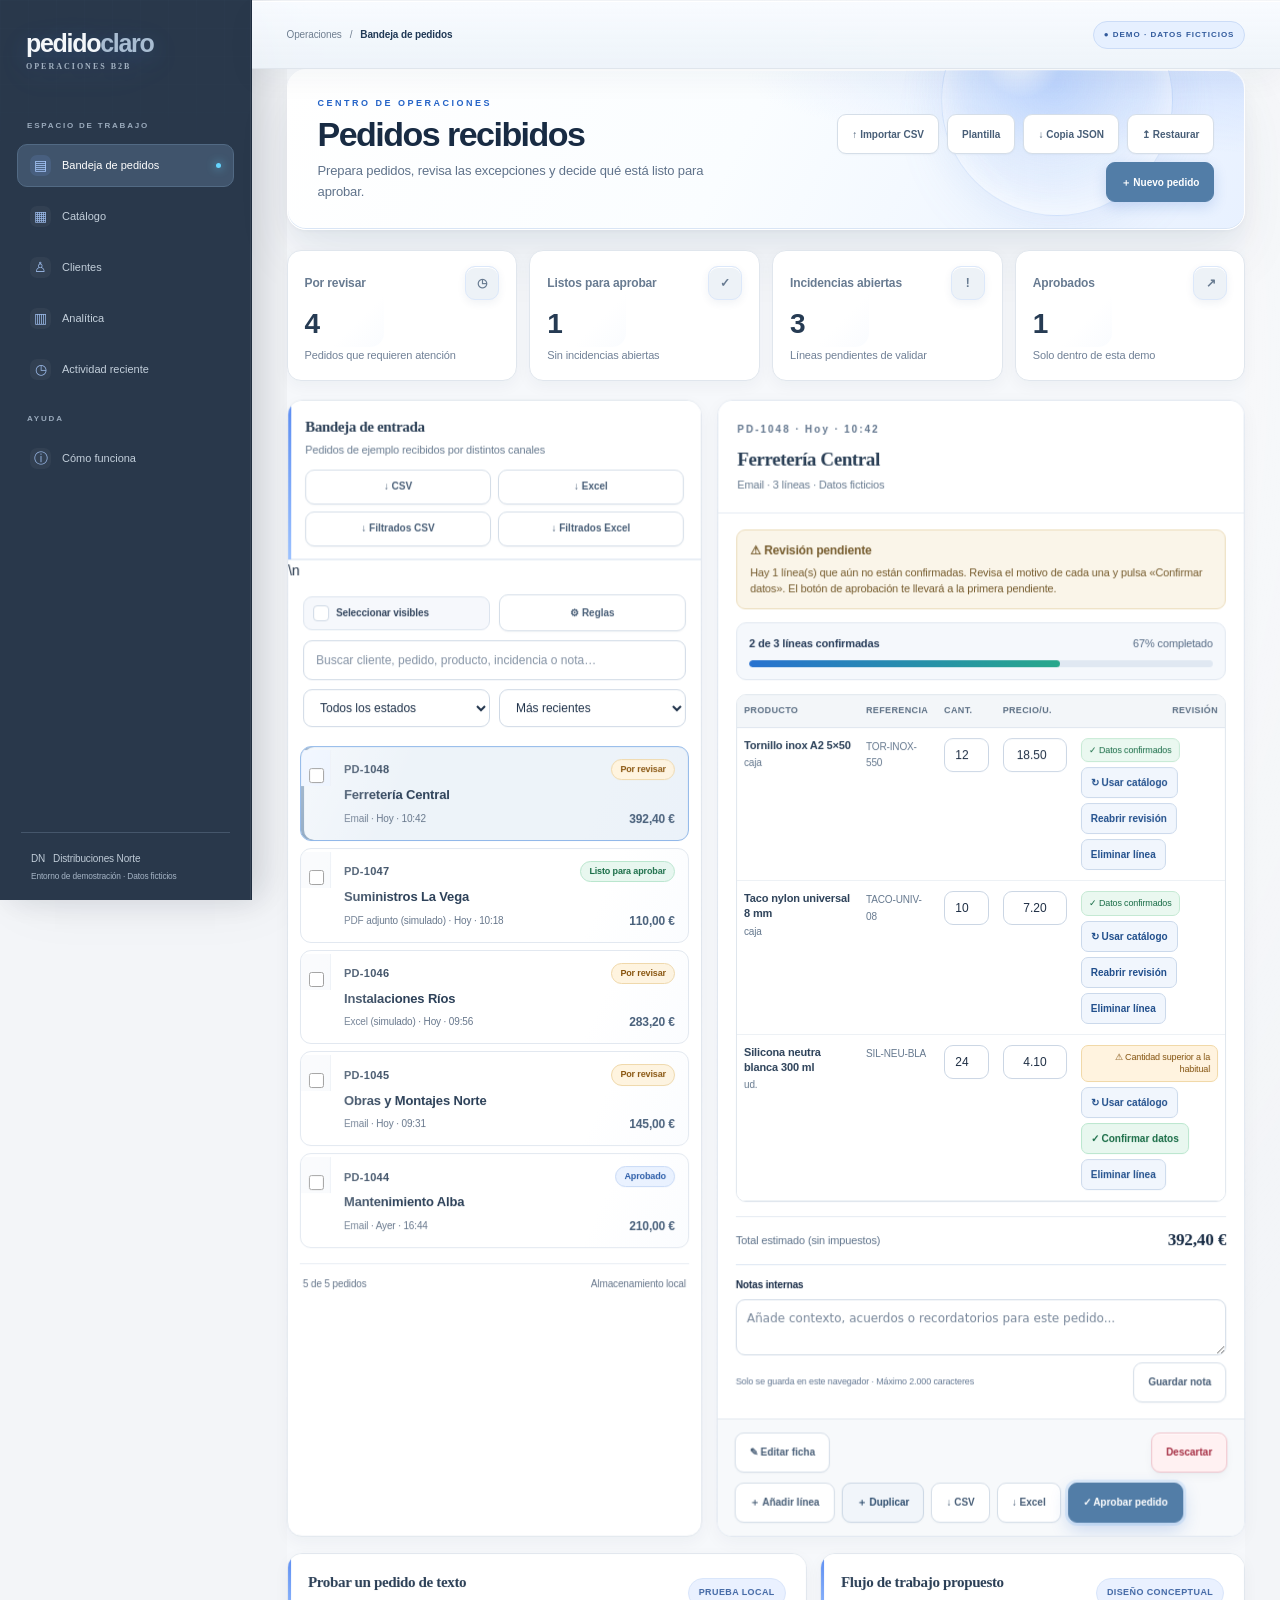
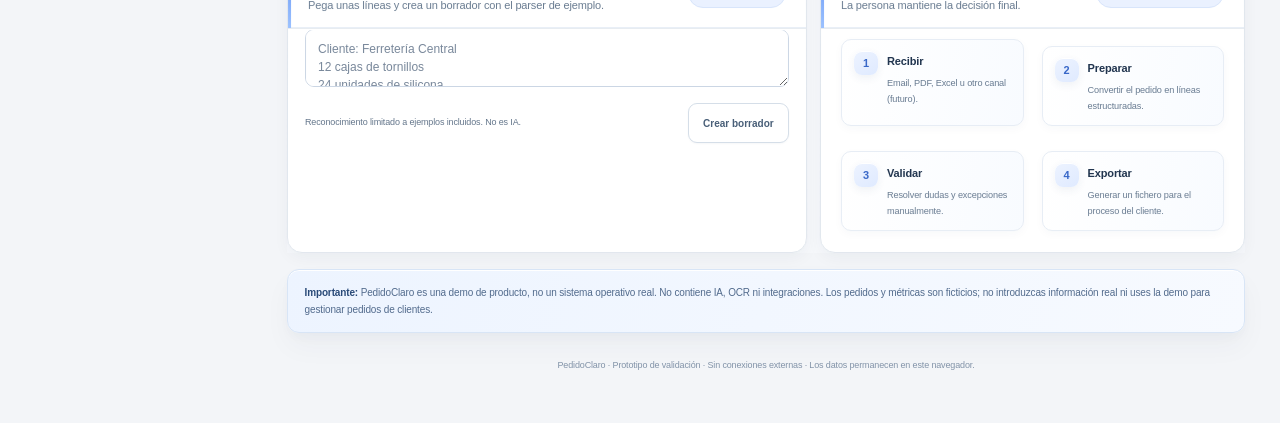
<file: index.html>
<!doctype html>
<html lang="es">
<head>
<meta charset="utf-8"><meta name="viewport" content="width=device-width,initial-scale=1">
<meta name="theme-color" content="#07111f"><meta name="description" content="PedidoClaro: bandeja de revisión y preparación de pedidos B2B.">
<title>PedidoClaro — Operaciones B2B</title><link rel="stylesheet" href="styles.css?v=44"><link rel="manifest" href="manifest.webmanifest"><link rel="icon" href="icon.svg" type="image/svg+xml">
</head>
<body>
<div class="app">
<aside class="sidebar">
 <div class="brand">pedido<span>claro</span><small>OPERACIONES B2B</small></div>
 <div class="navlabel">ESPACIO DE TRABAJO</div>
 <button class="navbtn active" data-view="orders" aria-label="Bandeja de pedidos"><span class="navicon">▤</span><span class="navtext">Bandeja de pedidos</span></button>
 <button class="navbtn" data-view="catalog" aria-label="Catálogo de productos"><span class="navicon">▦</span><span class="navtext">Catálogo</span></button>
 <button class="navbtn" data-view="clients" aria-label="Clientes"><span class="navicon">♙</span><span class="navtext">Clientes</span></button>
 <button class="navbtn" data-view="analytics" aria-label="Analítica"><span class="navicon">▥</span><span class="navtext">Analítica</span></button>
 <button class="navbtn" data-view="activity" aria-label="Actividad reciente"><span class="navicon">◷</span><span class="navtext">Actividad reciente</span></button>
 <div class="navlabel">AYUDA</div>
 <button class="navbtn" data-view="guide" aria-label="Cómo funciona"><span class="navicon">ⓘ</span><span class="navtext">Cómo funciona</span></button>
 <div class="side-bottom">DN &nbsp; Distribuciones Norte<small>Entorno de demostración · Datos ficticios</small></div>
</aside>
<main class="main">
 <header class="topbar"><div class="crumb"><span>Operaciones</span><span>/</span><b id="crumb">Bandeja de pedidos</b></div><div class="top-actions"><button class="btn secondary smallbtn install-btn" id="install-app" hidden>＋ Instalar app</button><span class="demo-pill">● DEMO · DATOS FICTICIOS</span></div></header>
 <section class="view active" id="view-orders">
  <div class="pagehead"><div><div class="eyebrow">CENTRO DE OPERACIONES</div><h1>Pedidos recibidos</h1><p>Prepara pedidos, revisa las excepciones y decide qué está listo para aprobar.</p></div><div class="head-actions"><button class="btn secondary smallbtn" id="import-csv">↑ Importar CSV</button><button class="btn secondary smallbtn" id="csv-template">Plantilla</button><button class="btn secondary smallbtn" id="backup-data">↓ Copia JSON</button><button class="btn secondary smallbtn" id="restore-data">↥ Restaurar</button><button class="btn primary" id="new-order">＋ Nuevo pedido</button></div></div>
  <div class="stats">
   <article class="stat"><div class="stat-top"><span>Por revisar</span><span class="stat-icon">◷</span></div><strong id="stat-pending">0</strong><small>Pedidos que requieren atención</small></article>
   <article class="stat"><div class="stat-top"><span>Listos para aprobar</span><span class="stat-icon">✓</span></div><strong id="stat-ready">0</strong><small>Sin incidencias abiertas</small></article>
   <article class="stat"><div class="stat-top"><span>Incidencias abiertas</span><span class="stat-icon">!</span></div><strong id="stat-issues">0</strong><small>Líneas pendientes de validar</small></article>
   <article class="stat"><div class="stat-top"><span>Aprobados</span><span class="stat-icon">↗</span></div><strong id="stat-approved">0</strong><small>Solo dentro de esta demo</small></article>
  </div>
  <div class="layout">
   <section class="panel">
    <div class="panel-head"><div><h2>Bandeja de entrada</h2><p>Pedidos de ejemplo recibidos por distintos canales</p></div><div class="panel-actions"><button class="btn secondary smallbtn" id="export-all" title="Exportar todos los pedidos en CSV">↓ CSV</button><button class="btn secondary smallbtn" id="export-all-xlsx" title="Exportar todos los pedidos a Excel">↓ Excel</button><button class="btn secondary smallbtn" id="export-filtered" title="Exportar solo los pedidos visibles en CSV">↓ Filtrados CSV</button><button class="btn secondary smallbtn" id="export-filtered-xlsx" title="Exportar solo los pedidos visibles a Excel">↓ Filtrados Excel</button></div></div>
    <div class="bulk-bar" id="bulk-bar" hidden><div class="bulk-summary"><strong id="bulk-selected-count">0 seleccionados</strong><span>Solo se aprobarán pedidos listos y sin incidencias.</span></div><div class="bulk-actions"><button class="btn secondary smallbtn" id="bulk-export-csv">↓ CSV selección</button><button class="btn secondary smallbtn" id="bulk-export-xlsx">↓ Excel selección</button><button class="btn primary smallbtn" id="bulk-approve">✓ Aprobar listos (0)</button><button class="btn ghost smallbtn" id="bulk-clear">Limpiar</button></div></div>\n    <div class="filters"><label class="select-visible-label"><input type="checkbox" id="select-visible"> <span>Seleccionar visibles</span></label><button class="btn secondary smallbtn rules-open-btn" id="open-rules" type="button">⚙ Reglas</button><input class="field" id="search" type="search" placeholder="Buscar cliente, pedido, producto, incidencia o nota…" aria-label="Buscar pedidos"><select class="field" id="filter" aria-label="Filtrar estado"><option value="all">Todos los estados</option><option value="review">Por revisar</option><option value="ready">Listos</option><option value="approved">Aprobados</option><option value="rejected">Descartados</option></select><select class="field" id="sort-orders" aria-label="Ordenar pedidos"><option value="recent">Más recientes</option><option value="priority">Más incidencias</option><option value="value-desc">Mayor importe</option><option value="value-asc">Menor importe</option><option value="client">Cliente A–Z</option></select></div>
    <div class="order-list" id="order-list" aria-live="polite"></div><div class="list-foot"><span id="list-count">0 pedidos</span><span>Almacenamiento local</span></div>
   </section>
   <section class="panel" id="detail-panel"><div class="detail-empty"><div><div class="empty-icon">▤</div><b>Selecciona un pedido</b><p>Elige un pedido de la bandeja para revisar sus líneas y resolver incidencias.</p></div></div></section>
  </div>
  <div class="lower">
   <section class="panel"><div class="panel-head"><div><h2>Probar un pedido de texto</h2><p>Pega unas líneas y crea un borrador con el parser de ejemplo.</p></div><span class="tag">PRUEBA LOCAL</span></div><textarea class="field text-area" id="raw-order" placeholder="Cliente: Ferretería Central&#10;12 cajas de tornillos&#10;24 unidades de silicona&#10;Referencia: TOR-INOX-550"></textarea><div class="panel-foot"><span>Reconocimiento limitado a ejemplos incluidos. No es IA.</span><button class="btn secondary" id="parse-order">Crear borrador</button></div></section>
   <section class="panel"><div class="panel-head"><div><h2>Flujo de trabajo propuesto</h2><p>La persona mantiene la decisión final.</p></div><span class="tag">DISEÑO CONCEPTUAL</span></div><div class="workflow"><div class="workflow-step"><span class="step-num">1</span><div><b>Recibir</b><small>Email, PDF, Excel u otro canal (futuro).</small></div></div><div class="workflow-step"><span class="step-num">2</span><div><b>Preparar</b><small>Convertir el pedido en líneas estructuradas.</small></div></div><div class="workflow-step"><span class="step-num">3</span><div><b>Validar</b><small>Resolver dudas y excepciones manualmente.</small></div></div><div class="workflow-step"><span class="step-num">4</span><div><b>Exportar</b><small>Generar un fichero para el proceso del cliente.</small></div></div></div></section>
  </div>
 </section>
 <section class="view" id="view-catalog">
  <div class="pagehead"><div><div class="eyebrow">MAESTRO DE ARTÍCULOS</div><h1>Catálogo de productos</h1><p>Gestiona referencias, nombres, unidades y precios de ejemplo.</p></div><div class="head-actions"><button class="btn secondary smallbtn" id="catalog-template">↓ Plantilla</button><button class="btn secondary smallbtn" id="catalog-import">↑ Importar catálogo</button><button class="btn secondary smallbtn" id="catalog-export">↓ CSV</button><button class="btn secondary smallbtn" id="catalog-export-xlsx">↓ Excel</button><button class="btn primary" id="catalog-add">＋ Añadir producto</button></div></div>
  <section class="panel"><div class="panel-head"><div><h2>Productos guardados</h2><p id="catalog-count">0 referencias · Almacenamiento local</p></div></div><div class="filters"><input class="field" id="catalog-search" type="search" placeholder="Buscar por referencia o producto…" aria-label="Buscar productos"></div><div class="table-wrap catalog-table-wrap"><table class="lines catalog-table"><thead><tr><th>REFERENCIA / SKU</th><th>PRODUCTO</th><th>UNIDAD</th><th>PRECIO DE REFERENCIA</th><th>ACCIÓN</th></tr></thead><tbody id="catalog-list"></tbody></table></div></section>
  <div class="banner"><b>Importante:</b> Catálogo local de demostración. No se conecta a inventario, tarifas reales ni ERP; los precios no se aplican automáticamente a pedidos.</div>
 </section>
 <section class="view" id="view-clients">
  <div class="pagehead"><div><div class="eyebrow">RELACIÓN COMERCIAL</div><h1>Clientes</h1><p>Resumen de actividad y valor de pedidos por cliente, calculado desde los registros guardados en este navegador.</p></div></div>
  <div class="client-overview" id="clients-overview"></div><div class="client-highlights" id="clients-highlights"></div>
  <section class="panel"><div class="panel-head"><div><h2>Cartera de clientes</h2><p id="clients-count">0 clientes</p></div></div><div class="table-wrap catalog-table-wrap"><table class="lines catalog-table clients-table"><thead><tr><th>CLIENTE</th><th>PEDIDOS</th><th>PENDIENTES</th><th>INCIDENCIAS</th><th>VALOR TOTAL</th><th>APROBADO</th><th>REGLAS</th></tr></thead><tbody id="clients-table-body"></tbody></table></div></section>
  <div class="banner"><b>Alcance actual:</b> los clientes se agrupan automáticamente por el nombre que aparece en los pedidos. Aún no existen fichas maestras, contactos, condiciones comerciales ni sincronización CRM.</div>
 </section>
 <section class="view" id="view-analytics">
  <div class="pagehead"><div><div class="eyebrow">CONTROL DE OPERACIONES</div><h1>Analítica</h1><p>Indicadores calculados en tiempo real a partir de los pedidos locales.</p></div></div>
  <section class="analytics-intro"><div><span class="analytics-intro-label">VISIÓN GENERAL</span><h2>Los datos, más claros.</h2><p>Una lectura visual del estado de tus operaciones y de los clientes con más volumen.</p></div><div class="analytics-intro-mark"><span>↗</span><small>DATOS LOCALES</small></div></section>
  
  <section class="trend-command panel"><div class="trend-command-head"><div><span class="trend-eyebrow"><i></i> INTELLIGENCE / LIVE OVERVIEW</span><h2>Radar de operaciones</h2><p>Explora cómo evoluciona el volumen y el valor de los pedidos registrados.</p></div><div class="trend-status"><span class="trend-pulse"></span> ACTUALIZACIÓN LOCAL</div></div><div class="trend-toolbar"><div class="trend-modes" role="group" aria-label="Métrica del gráfico"><button type="button" class="trend-mode active" data-trend-mode="value">Valor (€)</button><button type="button" class="trend-mode" data-trend-mode="orders">Pedidos</button><button type="button" class="trend-mode" data-trend-mode="lines">Líneas</button></div><div class="trend-ranges" role="group" aria-label="Número de pedidos"><button type="button" data-trend-range="5">5</button><button type="button" class="active" data-trend-range="10">10</button><button type="button" data-trend-range="20">20</button><button type="button" data-trend-range="all">Todo</button></div></div><div class="trend-chart-meta"><div><span id="trend-metric-label">VALOR POR PEDIDO</span><strong id="trend-current">—</strong></div><div><span>PROMEDIO</span><strong id="trend-average">—</strong></div><div><span>MÁXIMO</span><strong id="trend-maximum">—</strong></div></div><div class="trend-chart" id="trend-chart" aria-live="polite"></div><div class="trend-foot"><span>← Más antiguos</span><span>Secuencia de pedidos · no representa una serie temporal contable</span><span>Más recientes →</span></div></section>
  <div class="stats analytics-kpis" id="analytics-kpis"></div>
  <section class="analytics-guide-strip"><div class="analytics-guide-icon">✦</div><div><b>Cómo leer este panel</b><span>Empieza por el resumen, compara el estado y el valor de los pedidos y termina con clientes, productos y canales.</span></div><span class="analytics-live-tag"><i></i> DATOS DEL DISPOSITIVO</span></section>
  <section class="analytics-grid">
   <article class="panel analytics-panel analytics-panel-wide"><div class="panel-head"><div><span class="chart-kicker">01 · OPERACIONES</span><h2>Estado de los pedidos</h2><p>Cuántos pedidos hay en cada fase y qué valor representan</p></div><span class="chart-unit">PEDIDOS + €</span></div><div class="analytics-chart-body" id="analytics-status"></div></article>
   <article class="panel analytics-panel"><div class="panel-head"><div><span class="chart-kicker">02 · CLIENTES</span><h2>Clientes principales</h2><p>Ranking por valor acumulado</p></div></div><div class="analytics-chart-body" id="analytics-top-clients"></div></article>
   <article class="panel analytics-panel"><div class="panel-head"><div><span class="chart-kicker">03 · PRODUCTOS</span><h2>Productos más pedidos</h2><p>Unidades acumuladas por referencia</p></div></div><div class="analytics-chart-body" id="analytics-products"></div></article>
   <article class="panel analytics-panel"><div class="panel-head"><div><span class="chart-kicker">04 · CANALES</span><h2>Origen de los pedidos</h2><p>Cómo llegan los pedidos a la bandeja</p></div></div><div class="analytics-chart-body" id="analytics-channels"></div></article>
   <article class="panel analytics-panel"><div class="panel-head"><div><span class="chart-kicker">05 · VALOR</span><h2>Distribución de importes</h2><p>Pedidos agrupados por tamaño económico</p></div></div><div class="analytics-chart-body" id="analytics-ticket"></div></article>
   <article class="panel analytics-panel"><div class="panel-head"><div><span class="chart-kicker">06 · ACTIVIDAD</span><h2>Actividad reciente</h2><p>Volumen de pedidos por fecha registrada</p></div></div><div class="analytics-chart-body" id="analytics-activity"></div></article>
  </section>
  <div class="banner"><b>Interpretación:</b> el valor total incluye todos los estados, incluso pedidos descartados; el valor aprobado solo suma pedidos aprobados. No son ventas contables ni métricas conectadas a un ERP.</div>
 </section>
 <section class="view" id="view-activity"><div class="pagehead"><div><div class="eyebrow">REGISTRO LOCAL</div><h1>Actividad reciente</h1><p>Acciones realizadas en esta demostración en este navegador.</p></div><div class="head-actions"><button class="btn secondary" id="export-activity">↓ Exportar CSV</button><button class="btn secondary" id="clear-activity">Limpiar registro</button></div></div><section class="panel"><div class="panel-head"><div><h2>Historial de acciones</h2><p>No es un registro de auditoría empresarial.</p></div></div><div class="activity-list" id="activity-list"></div></section></section>
 <section class="view" id="view-guide">
  <div class="pagehead help-pagehead"><div><div class="eyebrow">CENTRO DE CONOCIMIENTO · PEDIDOCLARO</div><h1>Centro de ayuda</h1><p>Guías rápidas, instrucciones paso a paso y respuestas para sacar partido a cada herramienta.</p></div><span class="help-version"><i></i> GUÍA DEL PROTOTIPO</span></div>
  <section class="help-hero"><div class="help-hero-copy"><span>BIENVENIDO A PEDIDOCLARO</span><h2>¿Qué necesitas<br>resolver hoy?</h2><p>Encuentra una función, aprende a utilizarla o consulta los límites de esta versión.</p><label class="help-search"><span>⌕</span><input id="help-search" type="search" placeholder="Busca importar, aprobar, catálogo, copias..." aria-label="Buscar en el centro de ayuda"><kbd>⌕</kbd></label></div><div class="help-hero-visual" aria-hidden="true"><div class="help-orbit orbit-a"></div><div class="help-orbit orbit-b"></div><div class="help-orbit-core">?</div><span class="help-float float-a">01 / EXPLORAR</span><span class="help-float float-b">02 / APRENDER</span></div></section>
  <div class="help-quick-grid"><button class="help-quick" type="button" data-help-view="orders"><span>▤</span><b>Gestionar pedidos</b><small>Revisar, editar y aprobar</small><i>↗</i></button><button class="help-quick" type="button" data-help-view="catalog"><span>▦</span><b>Configurar catálogo</b><small>Productos, SKU y precios</small><i>↗</i></button><button class="help-quick" type="button" data-help-view="analytics"><span>⌁</span><b>Entender analítica</b><small>Indicadores y gráficos</small><i>↗</i></button><button class="help-quick" type="button" data-help-view="activity"><span>◷</span><b>Ver actividad</b><small>Historial y exportación</small><i>↗</i></button></div>
  <div class="help-section-heading"><div><span>MANUAL INTERACTIVO</span><h2>Explora por temas</h2></div><small id="help-results-count">9 temas disponibles</small></div>
  <div class="help-layout"><nav class="help-topic-nav" aria-label="Temas de ayuda"><a href="#help-start">Primeros pasos</a><a href="#help-orders">Pedidos</a><a href="#help-data">Datos e importación</a><a href="#help-analysis">Analítica</a><a href="#help-safety">Privacidad y límites</a></nav>
   <div class="help-topics" id="help-topics">
    <article class="help-topic" id="help-start" data-help-topic data-keywords="inicio empezar demostración navegación pedidos">
     <div class="help-topic-number">01</div><div class="help-topic-content"><span class="help-topic-kicker">PRIMEROS PASOS</span><h3>Empieza en menos de dos minutos</h3><p>PedidoClaro es una demostración local. Puedes probar el flujo completo sin conectar cuentas ni servicios externos.</p><ol><li>Abre <b>Bandeja</b> para ver los pedidos de ejemplo.</li><li>Selecciona un pedido y revisa sus líneas.</li><li>Confirma las líneas pendientes y aprueba cuando no queden incidencias.</li><li>Explora Catálogo, Clientes y Analítica para conocer el resto del flujo.</li></ol><button class="help-inline-action" type="button" data-help-view="orders">Abrir bandeja <span>↗</span></button></div>
    </article>
    <article class="help-topic" id="help-orders" data-help-topic data-keywords="pedido editar cantidad precio aprobar descartar duplicar incidencia revisión">
     <div class="help-topic-number">02</div><div class="help-topic-content"><span class="help-topic-kicker">GESTIÓN DE PEDIDOS</span><h3>Revisar, corregir y aprobar</h3><p>La ficha del pedido muestra sus productos, referencias, cantidades, precios y estado de revisión.</p><div class="help-step-grid"><div><b>Editar</b><span>Cambia cantidad o precio. La línea vuelve automáticamente a revisión.</span></div><div><b>Confirmar</b><span>Revisa el motivo de la alerta y pulsa «Confirmar datos».</span></div><div><b>Duplicar</b><span>Crea un borrador independiente; todas sus líneas requieren una nueva revisión.</span></div><div><b>Aprobar</b><span>Solo se permite si todas las líneas están confirmadas y no hay incidencias.</span></div></div><p class="help-callout"><b>Importante:</b> aprobar cambia el estado dentro de esta demo. No envía el pedido a ningún ERP ni proveedor.</p></div>
    </article>
    <article class="help-topic" id="help-data" data-help-topic data-keywords="csv excel importar exportar plantilla errores catálogo backup json restaurar">
     <div class="help-topic-number">03</div><div class="help-topic-content"><span class="help-topic-kicker">DATOS E IMPORTACIÓN</span><h3>Importar y exportar sin perder el control</h3><p>La importación CSV valida las columnas y los datos antes de incorporarlos. Revisa siempre el informe previo.</p><ul><li><b>Pedidos:</b> utiliza pedido, cliente, referencia, producto, cantidad, unidad y precio_unitario.</li><li><b>Catálogo:</b> referencia, producto y precio_unitario son obligatorios; unidad es opcional.</li><li><b>Errores:</b> descarga el fichero de filas rechazadas y su motivo para corregirlo.</li><li><b>Excel:</b> exporta los pedidos visibles o seleccionados en un libro .xlsx.</li><li><b>Copia JSON:</b> guarda una copia completa y restáurala cuando la necesites. Antes de restaurar se descarga otra copia de seguridad.</li></ul><button class="help-inline-action" type="button" data-help-view="catalog">Abrir catálogo <span>↗</span></button></div>
    </article>
    <article class="help-topic" id="help-analysis" data-help-topic data-keywords="analítica gráfico radar tendencias métricas kpi clientes productos canales valor pedidos">
     <div class="help-topic-number">04</div><div class="help-topic-content"><span class="help-topic-kicker">ANALÍTICA</span><h3>Leer el panel de operaciones</h3><p>Los indicadores se calculan desde los pedidos guardados en este navegador.</p><ul><li><b>Valor registrado:</b> suma los importes de todos los estados, incluidos los descartados.</li><li><b>Valor aprobado:</b> suma únicamente los pedidos aprobados.</li><li><b>Radar:</b> cambia entre valor, número de pedidos y líneas; ajusta también cuántos registros aparecen.</li><li><b>Rankings:</b> muestran clientes y productos con mayor volumen registrado.</li></ul><p class="help-callout"><b>Lectura correcta:</b> el gráfico radar muestra la secuencia de pedidos, no una evolución temporal de ventas. Los datos no son contabilidad ni proceden de un ERP.</p><button class="help-inline-action" type="button" data-help-view="analytics">Abrir analítica <span>↗</span></button></div>
    </article>
    <article class="help-topic" id="help-clients" data-help-topic data-keywords="clientes reglas particulares pedidos ficha">
     <div class="help-topic-number">05</div><div class="help-topic-content"><span class="help-topic-kicker">CLIENTES</span><h3>Consultar la actividad por cliente</h3><p>Los clientes se agrupan por el nombre escrito en cada pedido. Desde la tabla puedes abrir sus pedidos o configurar reglas específicas de validación.</p><p>Las reglas específicas sustituyen a las generales para las importaciones de ese cliente. Si las eliminas, vuelve a utilizar las reglas generales.</p><button class="help-inline-action" type="button" data-help-view="clients">Abrir clientes <span>↗</span></button></div>
    </article>
    <article class="help-topic" id="help-rules" data-help-topic data-keywords="reglas validación cantidad máxima tolerancia precio sku duplicado bloquear revisar">
     <div class="help-topic-number">06</div><div class="help-topic-content"><span class="help-topic-kicker">REGLAS DE VALIDACIÓN</span><h3>Adapta las comprobaciones</h3><p>Configura una cantidad máxima, la tolerancia de precio frente al catálogo y qué hacer con referencias desconocidas o repetidas.</p><ul><li><b>Revisar:</b> la línea se importa y queda marcada para revisión humana.</li><li><b>Bloquear:</b> la línea se excluye de la importación.</li></ul><p>Las reglas no detectan todos los errores comerciales y no sustituyen la revisión manual.</p></div>
    </article>
    <article class="help-topic" id="help-safety" data-help-topic data-keywords="privacidad seguridad datos locales navegador almacenamiento backup borrar confidencial">
     <div class="help-topic-number">07</div><div class="help-topic-content"><span class="help-topic-kicker">PRIVACIDAD Y SEGURIDAD</span><h3>Dónde se guardan tus datos</h3><p>Los cambios se almacenan en el almacenamiento local del navegador y en este dispositivo. No hay sincronización entre dispositivos ni una cuenta de usuario.</p><ul><li>No introduzcas datos personales de clientes ni información comercial confidencial.</li><li>Si borras los datos del navegador, puedes perder los cambios no exportados.</li><li>Utiliza las copias JSON para conservar una versión de tus datos de prueba.</li></ul></div>
    </article>
    <article class="help-topic" id="help-limits" data-help-topic data-keywords="limitaciones demo prototipo ia inteligencia artificial ocr email whatsapp erp conexión servidor">
     <div class="help-topic-number">08</div><div class="help-topic-content"><span class="help-topic-kicker">ALCANCE DEL PROTOTIPO</span><h3>Qué hace y qué todavía no hace</h3><p>Esta versión permite probar revisión, validación local, importación y exportación. No es todavía un producto conectado a una empresa.</p><div class="help-limit-grid"><span><b>Disponible</b>CSV, Excel, catálogo, reglas, copias y analítica local.</span><span><b>No disponible</b>IA real, OCR, correo, WhatsApp, usuarios, servidor o integración ERP.</span></div></div>
    </article>
    <article class="help-topic" id="help-faq" data-help-topic data-keywords="preguntas frecuentes problemas no guarda botón no funciona csv vacío error">
     <div class="help-topic-number">09</div><div class="help-topic-content"><span class="help-topic-kicker">SOLUCIÓN DE PROBLEMAS</span><h3>Preguntas frecuentes</h3><details class="help-faq"><summary>¿Por qué no puedo aprobar un pedido?</summary><p>Hay líneas sin confirmar o con incidencias. El botón te lleva a la primera pendiente; confirma todas antes de volver a aprobar.</p></details><details class="help-faq"><summary>¿Por qué no aparece un producto?</summary><p>Comprueba que la referencia SKU coincide exactamente con la del catálogo y que no hay espacios adicionales.</p></details><details class="help-faq"><summary>¿Qué hago si la importación rechaza filas?</summary><p>Descarga el informe de errores, corrige las filas indicadas y vuelve a importar el CSV.</p></details><details class="help-faq"><summary>¿Por qué no veo mis datos en otro dispositivo?</summary><p>Los datos se guardan solo en el navegador de este dispositivo. Exporta una copia JSON y restáurala manualmente en el otro dispositivo.</p></details><details class="help-faq"><summary>¿Qué hago si la página se ve desactualizada?</summary><p>Actualiza la página. Si sigue igual, fuerza la recarga para descargar la última versión.</p></details></div>
    </article>
   </div><div class="help-no-results" id="help-no-results" hidden>No encontramos temas con esa búsqueda. Prueba con «pedidos», «CSV» o «copias».</div>
  </div>
  <div class="help-contact-strip"><div><span>¿QUIERES SEGUIR EXPLORANDO?</span><b>Vuelve a tu espacio de trabajo.</b><small>Los cambios que has hecho siguen guardados en este navegador.</small></div><button class="btn primary" type="button" data-help-view="orders">Ir a la bandeja ↗</button></div>
 </section>
 <noscript><div class="banner">Activa JavaScript para utilizar la demostración. No se envían ni procesan pedidos reales.</div></noscript>
 <div class="banner"><b>Importante:</b> PedidoClaro es una demo de producto, no un sistema operativo real. No contiene IA, OCR ni integraciones. Los pedidos y métricas son ficticios; no introduzcas información real ni uses la demo para gestionar pedidos de clientes.</div>
 <footer>PedidoClaro · Prototipo de validación · Sin conexiones externas · Los datos permanecen en este navegador.</footer>
</main>
</div>
<dialog id="import-preview-dialog" aria-labelledby="import-preview-title">
 <div class="import-wizard-top"><div class="import-wizard-mark">PC</div><div><span class="import-wizard-kicker">CENTRO DE IMPORTACIÓN · PEDIDOCLARO</span><h2 id="import-preview-title">Informe de calidad</h2><p id="import-preview-file" class="muted"></p></div><span class="import-step">PASO 2 DE 3</span></div>
 <div class="import-wizard-progress"><i></i><i class="active"></i><i></i></div>
 <div class="import-preview-summary" id="import-preview-summary"></div>
 <div id="import-preview-mapping"></div>
 <div id="import-preview-content"></div>
 <p class="import-preview-more" id="import-preview-more"></p>
 <div class="import-preview-note" id="import-preview-note"></div>
 <div class="modal-actions import-wizard-actions"><button class="btn secondary" type="button" id="import-preview-cancel">Volver</button><button class="btn secondary" type="button" id="import-preview-errors" disabled>↓ Descargar incidencias</button><button class="btn primary" type="button" id="import-preview-confirm">Importar datos</button></div>
</dialog>
<dialog id="rules-dialog" aria-labelledby="rules-title"><form method="dialog" id="rules-form" class="rules-form"><div class="rules-dialog-head"><span class="eyebrow">CONFIGURACIÓN DE VALIDACIÓN</span><h2 id="rules-title">Reglas generales</h2><p class="muted" id="rules-description">Ajusta las reglas predeterminadas para clientes sin una configuración propia.</p></div><div class="rules-grid"><label>Cantidad máxima por línea<input class="field" id="rule-max-qty" type="number" min="1" max="999999" step="1" required><small>Entre 1 y 999.999 unidades.</small></label><label>Tolerancia de precio (%)<input class="field" id="rule-price-tolerance" type="number" min="0" max="100" step="0.1" required><small>Una diferencia superior genera una alerta frente al catálogo.</small></label><label>SKU que no existe en catálogo<select class="field" id="rule-unknown-sku"><option value="review">Marcar para revisión</option><option value="block">Bloquear esa línea</option></select><small>Bloquear excluye la línea de la importación.</small></label><label>Referencia repetida en un pedido<select class="field" id="rule-duplicate-sku"><option value="review">Marcar para revisión</option><option value="block">Bloquear esa línea</option></select><small>Se aplica a repeticiones dentro del mismo pedido.</small></label></div><div class="rules-note">Las reglas se guardan en este navegador y se incluyen en la copia JSON. No sustituyen la comprobación humana.</div><div class="modal-actions"><button class="btn secondary" type="button" id="rules-cancel">Cancelar</button><button class="btn secondary" type="button" id="rules-reset-client" hidden>Usar reglas generales</button><button class="btn primary" type="submit" id="rules-save">Guardar reglas</button></div></form></dialog><div class="toast" id="toast" role="status" aria-live="polite"></div><input class="file-input" id="csv-file" type="file" accept=".csv,text/csv"><input class="file-input" id="backup-file" type="file" accept=".json,application/json"><input class="file-input" id="catalog-file" type="file" accept=".csv,text/csv">
<dialog id="order-dialog"><form method="dialog" id="order-form"><h2>Simular pedido entrante</h2><p class="muted">Se añadirá un pedido ficticio a tu bandeja local.</p><label>Nombre del cliente<input class="field" id="client-name" value="Suministros La Estrella" required maxlength="90"></label><label>Canal de entrada<select class="field" id="channel"><option>Email (simulado)</option><option>PDF adjunto (simulado)</option><option>Excel (simulado)</option><option>WhatsApp (simulado)</option></select></label><div class="modal-actions"><button class="btn secondary" value="cancel">Cancelar</button><button class="btn primary" id="create-order" value="default">Crear pedido</button></div></form></dialog>
<dialog id="product-dialog"><form method="dialog" id="product-form"><h2 id="product-dialog-title">Añadir producto</h2><p class="muted">Guarda una referencia ficticia en el catálogo local.</p><label>Referencia / SKU<input class="field" id="product-sku" required maxlength="80" placeholder="TOR-INOX-550"></label><label>Nombre del producto<input class="field" id="product-name" required maxlength="160" placeholder="Tornillo inox A2 5×50"></label><div class="product-form-grid"><label>Unidad<input class="field" id="product-unit" maxlength="30" value="ud."></label><label>Precio de referencia (€)<input class="field" id="product-price" type="number" min="0" max="999999" step=".01" required value="0"></label></div><div class="modal-actions"><button class="btn secondary" value="cancel">Cancelar</button><button class="btn primary" id="save-product" value="default">Guardar producto</button></div></form></dialog>
<dialog id="order-line-dialog"><form method="dialog" id="order-line-form"><h2>Añadir línea al pedido</h2><p class="muted">Selecciona un artículo del catálogo. La línea quedará pendiente de confirmación.</p><label>Producto del catálogo<select class="field" id="order-line-product" required></select></label><label>Cantidad<input class="field" id="order-line-qty" type="number" min="1" max="999999" step="1" value="1" required></label><div class="modal-actions"><button class="btn secondary" value="cancel">Cancelar</button><button class="btn primary" id="save-order-line" value="default">Añadir línea</button></div></form></dialog>
<dialog id="edit-order-details-dialog"><form method="dialog" id="edit-order-details-form"><h2>Editar ficha del pedido</h2><p class="muted">Actualiza el cliente o el canal de origen. El número de pedido y sus líneas se mantienen.</p><label>Cliente<input class="field" id="edit-order-client" maxlength="120" required></label><label>Canal de origen<input class="field" id="edit-order-channel" maxlength="80" required></label><div class="modal-actions"><button class="btn secondary" value="cancel">Cancelar</button><button class="btn primary" id="save-order-details" value="default">Guardar cambios</button></div></form></dialog>
<script src="app.js?v=61" defer></script>
</body></html>
</file>
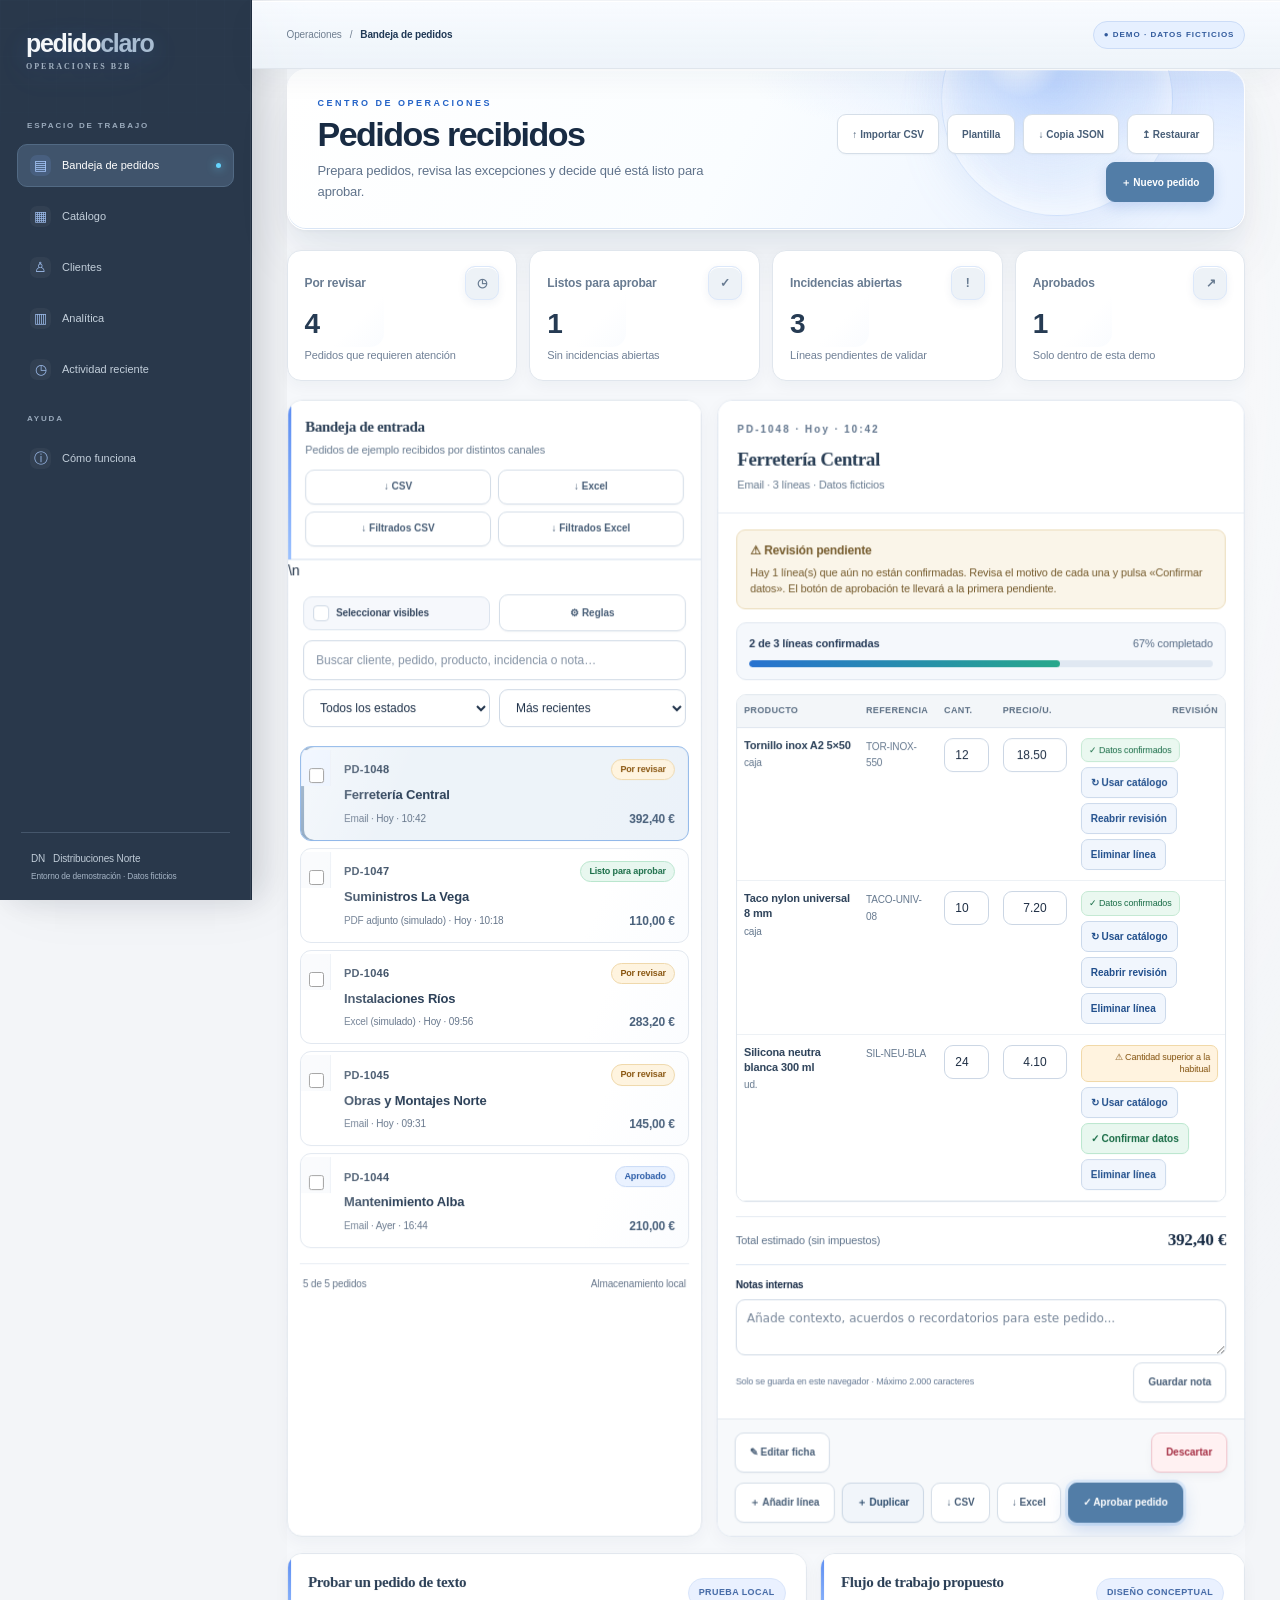
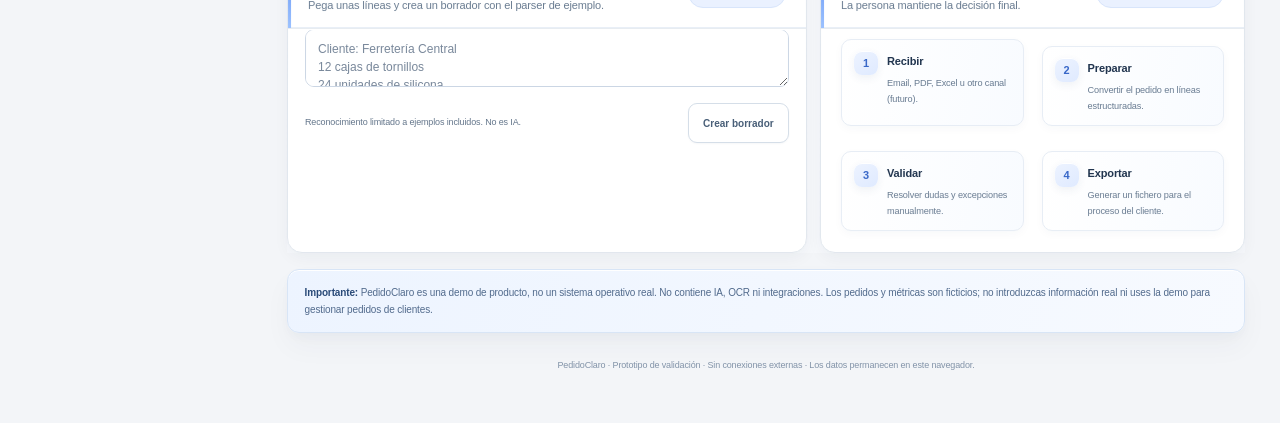
<file: pedidoclaro/index.html>
<!doctype html><html lang="es"><head><meta charset="utf-8"><meta name="viewport" content="width=device-width,initial-scale=1"><meta http-equiv="refresh" content="0;url=../"><link rel="canonical" href="https://jaimefg19034.github.io/inmolead-demo/"><title>PedidoClaro</title><script>location.replace("../");</script></head><body><p>La demo principal se ha trasladado. <a href="../">Abrir PedidoClaro</a>.</p></body></html>
</file>
<file: styles.css>
:root{color-scheme:light;--ink:#18263a;--muted:#718096;--line:#e7ecf2;--canvas:#f5f7fb;--white:#fff;--navy:#101b2d;--blue:#315ce8;--blue-soft:#edf1ff;--green:#16845b;--green-soft:#eaf7f0;--amber:#a96d19;--amber-soft:#fff6e7;--red:#b94c4c;--red-soft:#fff0f0;--shadow:0 8px 28px #172b4d0a}*{box-sizing:border-box}body{margin:0;background:var(--canvas);color:var(--ink);font:14px 'DM Sans',system-ui,sans-serif}button,input,select,textarea{font:inherit}button{cursor:pointer}button:disabled{opacity:.45;cursor:not-allowed}.app{min-height:100vh;display:grid;grid-template-columns:238px minmax(0,1fr)}.sidebar{background:var(--navy);color:#dce5f2;padding:25px 17px;display:flex;flex-direction:column;min-height:100vh}.brand{font:800 22px Manrope,sans-serif;letter-spacing:-1px;color:white;padding:0 8px 30px}.brand span{color:#8ea6c8;font-weight:500}.brand small{display:block;font:600 9px 'DM Sans';letter-spacing:1.6px;color:#8497b2;margin-top:4px}.navlabel{font-size:9px;font-weight:700;letter-spacing:1.5px;color:#70839f;margin:14px 9px 7px}.navbtn{width:100%;display:flex;align-items:center;gap:11px;text-align:left;background:transparent;border:0;color:#aebbd0;padding:11px 12px;border-radius:8px;margin:2px 0;font-size:12px}.navbtn:hover,.navbtn.active{background:#253b5b;color:white}.navicon{width:18px;text-align:center;font-size:15px}.side-bottom{margin-top:auto;border-top:1px solid #2b3b52;padding:18px 8px 0;font-size:11px}.side-bottom small{display:block;color:#8da0ba;margin-top:4px}.main{min-width:0;max-width:1600px;width:100%;margin:auto;padding:0 30px 32px}.topbar{height:64px;border-bottom:1px solid var(--line);display:flex;align-items:center;justify-content:space-between;color:var(--muted);font-size:11px}.crumb{display:flex;gap:8px;align-items:center}.demo-pill,.tag{font-size:9px;font-weight:700;letter-spacing:.4px;padding:7px 10px;border-radius:20px;background:var(--amber-soft);color:var(--amber)}.pagehead{display:flex;justify-content:space-between;align-items:end;gap:16px;padding:29px 0 20px}.eyebrow{font-size:9px;letter-spacing:1.6px;color:#8090a5;font-weight:700}.pagehead h1{font:800 27px Manrope,sans-serif;letter-spacing:-1.1px;margin:7px 0 5px}.pagehead p,.muted{color:var(--muted);font-size:11px;margin:0;line-height:1.6}.btn{border:1px solid transparent;border-radius:8px;padding:10px 14px;font-size:11px;font-weight:700;display:inline-flex;align-items:center;justify-content:center;gap:7px;transition:.15s}.btn:focus-visible,.navbtn:focus-visible,.order-card:focus-visible,input:focus-visible,select:focus-visible,textarea:focus-visible{outline:3px solid #9db2ff;outline-offset:2px}.primary{background:var(--blue);color:white}.primary:hover{background:#244bd0}.secondary{background:white;border-color:var(--line);color:#41536d}.secondary:hover{border-color:#bac8db;background:#fafbff}.danger{background:white;border-color:#f0dada;color:var(--red)}.ghost{background:transparent;color:#66758a}.smallbtn{padding:7px 10px;font-size:10px}.stats{display:grid;grid-template-columns:repeat(4,minmax(0,1fr));gap:12px;margin-bottom:15px}.stat,.panel{background:white;border:1px solid var(--line);border-radius:12px;box-shadow:var(--shadow)}.stat{padding:15px 17px}.stat-top{display:flex;justify-content:space-between;align-items:center;color:var(--muted);font-size:10px}.stat-icon{width:28px;height:28px;display:grid;place-items:center;background:#f3f5fa;border-radius:8px;color:#61718b}.stat strong{display:block;font:800 25px Manrope,sans-serif;margin:8px 0 3px}.stat small{color:#8a97a8;font-size:9px}.layout{display:grid;grid-template-columns:minmax(285px,.85fr) minmax(420px,1.15fr);gap:14px}.panel{overflow:hidden}.panel-head{padding:16px 17px 12px;display:flex;align-items:center;justify-content:space-between;gap:12px}.panel-head h2{font:700 13px Manrope;margin:0 0 4px}.panel-head p{font-size:10px;color:var(--muted);margin:0}.panel-actions{display:flex;gap:7px}.filters{display:flex;gap:8px;padding:0 14px 12px}.field{min-width:0;width:100%;border:1px solid var(--line);border-radius:7px;background:#fff;padding:10px 11px;color:var(--ink);font-size:11px}.filters .field:first-child{flex:1}.filters select{max-width:150px}.order-list{max-height:620px;overflow:auto}.order-card{width:100%;display:block;text-align:left;border:0;border-top:1px solid #f0f2f6;background:#fff;padding:14px 15px}.order-card:hover,.order-card.selected{background:#f7f9ff}.order-card.selected{box-shadow:inset 3px 0 var(--blue)}.order-row,.order-meta{display:flex;justify-content:space-between;gap:9px;align-items:center}.order-id{font-size:10px;font-weight:800}.status{font-size:9px;font-weight:700;padding:5px 8px;border-radius:20px;background:var(--amber-soft);color:var(--amber);white-space:nowrap}.status.ready{background:var(--green-soft);color:var(--green)}.status.approved{background:var(--blue-soft);color:#4962b6}.status.rejected{background:var(--red-soft);color:var(--red)}.order-client{font-size:12px;font-weight:700;margin:8px 0 5px}.order-meta{font-size:9px;color:#8793a3}.order-meta strong{font-size:11px;color:#44536a}.list-foot{padding:10px 15px;border-top:1px solid var(--line);font-size:9px;color:#8995a5;display:flex;justify-content:space-between}.detail-empty,.empty-state{min-height:390px;display:grid;place-content:center;text-align:center;padding:30px;color:#8a97a8}.empty-icon{width:48px;height:48px;border-radius:14px;background:#f1f4fa;display:grid;place-items:center;margin:0 auto 14px;font-size:22px}.detail-empty b,.empty-state b{font:700 14px Manrope;color:var(--ink)}.detail-empty p,.empty-state p{font-size:11px;line-height:1.6;max-width:270px}.detail-head{padding:17px 19px;border-bottom:1px solid var(--line)}.detail-head h2{font:700 16px Manrope;margin:6px 0}.detail-head p{font-size:10px;color:var(--muted);margin:0}.detail-body{padding:15px 19px}.notice{padding:11px 12px;border:1px solid #f1e5ca;background:var(--amber-soft);color:#8c672c;border-radius:8px;font-size:10px;line-height:1.5;margin-bottom:13px}.notice.good{background:var(--green-soft);border-color:#d7eee1;color:#287451}.notice.bad{background:var(--red-soft);border-color:#f1dada;color:#a64a4a}.table-wrap{overflow-x:auto}.lines{width:100%;border-collapse:collapse;min-width:510px;font-size:10px}.lines th{text-align:left;color:#8b97a7;font-size:9px;letter-spacing:.4px;padding:9px 6px;border-bottom:1px solid var(--line)}.lines td{padding:11px 6px;border-bottom:1px solid #f0f2f5;vertical-align:middle}.lines th:last-child,.lines td:last-child{text-align:right}.line-name{font-weight:700;font-size:10px}.line-sub{font-size:9px;color:#8995a5;margin-top:4px}.qty-input,.price-input{width:68px;padding:7px 5px;border:1px solid var(--line);border-radius:6px;text-align:right;font-size:10px}.price-input{width:78px}.line-flag{font-size:9px;color:var(--amber)}.line-flag.ok{color:var(--green)}.line-actions{display:flex;gap:4px;justify-content:flex-end}.iconbtn{border:1px solid var(--line);background:white;border-radius:6px;padding:5px 7px;font-size:10px;color:#64748b}.iconbtn.resolve{color:var(--green);border-color:#d9eee3}.totals{display:flex;justify-content:flex-end;gap:20px;align-items:center;padding:14px 5px 3px;font-size:10px;color:var(--muted)}.totals strong{font:800 17px Manrope;color:var(--ink)}.detail-actions{display:flex;justify-content:space-between;align-items:center;gap:8px;padding:13px 17px;border-top:1px solid var(--line)}.detail-actions>div{display:flex;gap:7px}.lower{display:grid;grid-template-columns:1.1fr .9fr;gap:14px;margin-top:14px}.text-area{width:calc(100% - 34px);min-height:94px;margin:0 17px;resize:vertical;line-height:1.5}.panel-foot{display:flex;align-items:center;justify-content:space-between;gap:10px;padding:10px 17px 14px;font-size:9px;color:#8b97a7}.workflow{display:grid;grid-template-columns:1fr 1fr;gap:15px;padding:4px 17px 18px}.workflow-step{font-size:10px;display:flex;gap:9px}.step-num{flex:0 0 24px;height:24px;border-radius:8px;background:#f0f3fb;color:#536a9b;display:grid;place-items:center;font-weight:800}.workflow-step b{display:block;margin:2px 0 4px}.workflow-step small{color:#8995a5;line-height:1.5}.view{display:none}.view.active{display:block}.activity-list{padding:0 18px 18px}.activity-row{display:flex;gap:12px;padding:13px 0;border-top:1px solid #f0f2f6;font-size:11px}.activity-dot{width:8px;height:8px;border-radius:50%;background:#7893e8;margin:4px 0 0 3px;flex:0 0 8px}.activity-row p{margin:0;line-height:1.5}.activity-row small{display:block;color:#8c98a8;margin-top:4px;font-size:9px}.guide{padding:0 18px 18px;display:grid;gap:12px}.guide-item{border:1px solid var(--line);border-radius:8px;padding:13px}.guide-item b{font-size:11px}.guide-item p{font-size:10px;color:var(--muted);line-height:1.6;margin:5px 0 0}.banner{margin:16px 0 0;padding:12px 14px;border:1px solid #dfe6f3;background:#f1f5ff;border-radius:9px;color:#536887;font-size:10px;line-height:1.6}.banner b{color:#344a72}.page-foot{text-align:center;color:#9aa5b3;font-size:9px;padding:22px 0 5px}.toast{position:fixed;right:20px;bottom:20px;max-width:min(380px,calc(100vw - 40px));background:#17263b;color:white;padding:12px 16px;border-radius:9px;font-size:11px;box-shadow:0 8px 30px #17263b33;opacity:0;transform:translateY(8px);pointer-events:none;transition:.2s;z-index:20}.toast.show{opacity:1;transform:translateY(0)}dialog{width:min(470px,calc(100vw - 30px));border:1px solid var(--line);border-radius:14px;padding:22px;box-shadow:0 25px 80px #10203940}dialog::backdrop{background:#101b2d99}dialog h2{font:800 18px Manrope;margin:0 0 5px}dialog .muted{margin-bottom:14px}dialog label{display:block;font-size:10px;font-weight:700;margin:12px 0}dialog input,dialog select{display:block;width:100%;margin-top:6px}.modal-actions{display:flex;justify-content:flex-end;gap:8px;margin-top:18px}.file-input{display:none}.sr-only{position:absolute;width:1px;height:1px;padding:0;margin:-1px;overflow:hidden;clip:rect(0,0,0,0);white-space:nowrap;border:0}footer{font-size:9px;color:#9aa5b3;text-align:center;padding:22px 0 4px}
@media(max-width:1050px){.app{grid-template-columns:74px minmax(0,1fr)}.sidebar{padding:22px 9px}.brand{font-size:0;padding:0 0 30px;text-align:center}.brand:before{content:'P';font:800 23px Manrope}.brand small,.navlabel,.navtext,.side-bottom{display:none}.navbtn{justify-content:center;padding:12px 5px}.navicon{font-size:17px}.main{padding:0 18px 25px}.layout{grid-template-columns:minmax(260px,.85fr) minmax(380px,1.15fr)}}@media(max-width:760px){.main{padding:0 12px 22px}.topbar{height:54px}.pagehead{align-items:flex-start;flex-direction:column;padding:23px 0 16px}.pagehead h1{font-size:24px}.stats{grid-template-columns:repeat(2,minmax(0,1fr));gap:8px}.stat{padding:12px}.stat strong{font-size:22px}.layout,.lower{grid-template-columns:1fr}.order-list{max-height:300px}.detail-empty{min-height:260px}.workflow{gap:12px}.demo-pill{font-size:8px}.detail-body{padding:12px}.detail-head{padding:15px}.detail-actions{padding:11px;flex-wrap:wrap}.detail-actions>div{margin-left:auto}}@media(max-width:420px){.app{grid-template-columns:54px minmax(0,1fr)}.sidebar{padding:18px 5px}.main{padding:0 9px 18px}.stats{gap:6px}.stat{padding:10px}.stat-top{font-size:9px}.stat strong{font-size:20px}.stat small{font-size:8px}.filters{flex-direction:column}.filters select{max-width:none}.workflow{grid-template-columns:1fr}.detail-actions .btn{font-size:9px;padding:9px}.topbar .crumb{font-size:9px}}
@media(prefers-reduced-motion:reduce){*,*::before,*::after{transition:none!important;scroll-behavior:auto!important}}

.head-actions,.top-actions{display:flex;align-items:center;gap:7px;flex-wrap:wrap}.head-actions{justify-content:flex-end}.install-btn[hidden]{display:none!important}
@media(max-width:760px){.head-actions{justify-content:flex-start;width:100%}.head-actions .btn{flex:1 1 auto}.top-actions{gap:5px}}
@media(max-width:420px){.head-actions .btn{font-size:9px;padding:9px 10px}}


/* PedidoClaro visual refresh */
:root{--ink:#17263d;--muted:#718096;--line:#e5eaf1;--canvas:#f3f6fb;--navy:#101d33;--blue:#315eea;--blue-soft:#edf2ff;--green:#147d59;--shadow:0 12px 34px rgba(25,43,72,.07)}
body{font-family:Inter,-apple-system,BlinkMacSystemFont,"Segoe UI",sans-serif;background:linear-gradient(180deg,#f7f9fd 0,#f1f4f9 100%);letter-spacing:-.01em}
.app{grid-template-columns:252px minmax(0,1fr)}
.sidebar{background:linear-gradient(165deg,#101d33 0%,#172b49 100%);padding:28px 18px;box-shadow:8px 0 30px rgba(20,37,65,.07)}
.brand{font-size:25px;letter-spacing:-1.4px;padding:0 10px 42px}
.brand span{color:#80a4ff}
.brand small{font-size:9px;letter-spacing:2px;color:#90a2bd}
.navlabel{margin:15px 11px 9px;color:#8194b2}
.navbtn{border:1px solid transparent;border-radius:10px;padding:13px 12px;font-size:12px;transition:background .18s,border-color .18s}
.navbtn:hover{background:#ffffff0d}
.navbtn.active{background:linear-gradient(100deg,#315eea40,#ffffff0b);border-color:#7898ff35;box-shadow:inset 3px 0 #86a5ff;color:#fff}
.navicon{font-size:17px}
.side-bottom{margin: auto 4px 0;padding:18px 10px 0;color:#e2e9f4}
.main{max-width:1680px;padding:0 38px 38px}
.topbar{height:70px;border-color:#e8edf4}
.demo-pill{background:#fff6e5;color:#94601b;border:1px solid #f4e4c3}
.pagehead{padding:34px 0 23px}
.pagehead h1{font-size:31px;letter-spacing:-1.4px}
.pagehead p{font-size:12px}
.eyebrow{color:#6880a5;font-size:9px;letter-spacing:1.9px}
.btn{border-radius:9px;padding:11px 15px;font-size:11px;box-shadow:0 2px 5px #172b4d08}
.btn.primary{background:linear-gradient(135deg,#3868f2,#244bd0);box-shadow:0 5px 13px #315eea30}
.btn.primary:hover{transform:translateY(-1px);box-shadow:0 8px 18px #315eea35}
.secondary{background:#fff;border-color:#e2e8f0}
.stat,.panel{border:1px solid #e7ecf3;border-radius:15px;box-shadow:0 8px 28px rgba(25,43,72,.045)}
.stat{padding:18px 19px;position:relative;overflow:hidden}
.stat:after{content:"";position:absolute;right:-22px;top:-28px;width:90px;height:90px;border-radius:50%;background:#eef3ff;opacity:.7}
.stat-top{position:relative;z-index:1;font-size:11px}
.stat-icon{background:#edf2ff;color:#4568c4;border-radius:9px}
.stat strong{font-size:29px;letter-spacing:-1px}
.stat small{font-size:10px}
.layout{gap:16px}
.panel-head{padding:19px 20px 14px}
.panel-head h2{font-size:14px}
.panel-head p{font-size:11px}
.filters{padding:0 18px 14px}
.field{border-color:#e3e9f1;border-radius:9px;padding:11px 12px;font-size:11px;background:#fbfcfe}
.field:focus{border-color:#9aafff;box-shadow:0 0 0 3px #315eea12}
.order-card{padding:16px 18px;transition:background .15s}
.order-card:hover{background:#f8faff}
.order-card.selected{background:#f3f6ff;box-shadow:inset 3px 0 #315eea}
.order-id{font-size:11px;color:#425a80}
.order-client{font-size:13px}
.order-meta{font-size:10px}
.status{padding:6px 9px;font-size:9px}
.detail-head{padding:20px 21px}
.detail-head h2{font-size:18px;letter-spacing:-.4px}
.detail-body{padding:18px 21px}
.notice{border-radius:10px;padding:12px 14px;font-size:11px}
.lines{font-size:11px}
.lines th{font-size:9px}
.lines td{padding:13px 7px}
.line-name{font-size:11px}
.detail-actions{padding:15px 20px}
.lower{gap:16px;margin-top:16px}
.workflow{padding:8px 20px 21px;gap:18px}
.workflow-step{font-size:11px}
.step-num{background:#edf2ff;color:#315eea;border-radius:8px}
.banner{border-radius:11px;font-size:10px}
footer{padding:26px 0 8px}
.toast{border-radius:12px;box-shadow:0 12px 35px #17263b35}
dialog{border:0;border-radius:18px;padding:26px}
.file-input{position:fixed!important;left:-10000px!important;top:0!important;width:1px!important;height:1px!important;opacity:0!important;display:block!important}
@media(max-width:1050px){.app{grid-template-columns:76px minmax(0,1fr)}.main{padding:0 22px 28px}.sidebar{padding:22px 9px}}
@media(max-width:760px){
 .app{display:block}
 .sidebar{min-height:0;height:auto;position:sticky;top:0;z-index:15;display:flex;flex-direction:row;align-items:center;gap:5px;padding:10px 12px;box-shadow:0 5px 18px #14233d18}
 .brand{font-size:18px;padding:0 10px 0 2px;white-space:nowrap;letter-spacing:-1px}
 .brand small,.navlabel,.side-bottom{display:none}
 .brand:before{content:none}
 .navbtn{width:auto;flex:1;justify-content:center;padding:10px 7px;margin:0;gap:5px;font-size:10px}
 .navicon{font-size:15px}
 .navtext{display:inline}
 .main{padding:0 15px 25px}
 .topbar{height:54px}
 .pagehead{padding:25px 0 18px}
 .pagehead h1{font-size:27px}
 .head-actions{display:grid;grid-template-columns:repeat(2,minmax(0,1fr));width:100%;gap:8px}
 .head-actions .btn{width:100%;min-height:40px}
 .head-actions #new-order{grid-column:1/-1}
 .stats{gap:9px}
 .stat{padding:14px}
 .stat strong{font-size:25px}
 .layout,.lower{grid-template-columns:1fr}
 .order-list{max-height:330px}
 .detail-empty{min-height:230px}
 .panel-head{padding:16px}
 .detail-body{padding:14px}
 .workflow{grid-template-columns:1fr 1fr}
}
@media(max-width:420px){
 .sidebar{padding:9px 7px;gap:3px}
 .brand{font-size:16px;padding-right:4px}
 .navbtn{font-size:9px;padding:9px 4px;gap:3px}
 .navicon{font-size:14px}
 .main{padding:0 10px 20px}
 .top-actions .demo-pill{font-size:7px;padding:6px 7px}
 .stats{gap:7px}
 .stat{padding:12px}
 .stat-top{font-size:9px}
 .stat strong{font-size:23px}
 .stat small{font-size:8px}
 .workflow{grid-template-columns:1fr}
 .detail-actions .btn{font-size:9px;padding:9px}
}
@media(prefers-reduced-motion:no-preference){.panel,.stat{transition:box-shadow .2s,transform .2s}.panel:hover,.stat:hover{box-shadow:0 13px 35px rgba(25,43,72,.075)}}


/* Product catalog */
.catalog-table-wrap{padding:0 18px 18px}
.catalog-table{min-width:560px}
.catalog-table td{font-size:11px}
.catalog-table td:first-child{color:#3d5681}
.catalog-table td:nth-child(4){font-weight:700;white-space:nowrap}
.product-form-grid{display:grid;grid-template-columns:1fr 1fr;gap:12px}
.product-form-grid label{min-width:0}
@media(max-width:480px){.product-form-grid{grid-template-columns:1fr}}

.catalog-table td:last-child{white-space:nowrap}
[data-catalog-apply]{border-color:#c8d8f2;color:#315b9c}


/* Final interaction and responsive polish */
:root{--focus-ring:0 0 0 3px rgba(49,94,234,.16)}
html{scroll-behavior:smooth}
button,.btn,.navbtn,.iconbtn{ -webkit-tap-highlight-color:transparent}
button:focus-visible,.btn:focus-visible,.iconbtn:focus-visible,.navbtn:focus-visible{outline:0;box-shadow:var(--focus-ring)}
button:active,.btn:active{transform:translateY(1px)}
.panel-head{flex-wrap:wrap}
.panel-actions{flex-wrap:wrap;justify-content:flex-end}
.panel-actions .btn{white-space:nowrap}
.order-list{scrollbar-width:thin;scrollbar-color:#cbd5e1 transparent}
.table-wrap{scrollbar-width:thin;scrollbar-color:#cbd5e1 transparent}
.lines tbody tr:hover{background:#f8faff}
.lines td{line-height:1.45}
.catalog-table th{position:sticky;top:0;background:#fff;z-index:1}
.empty-state{border-top:1px solid #f0f2f6}
.banner{max-width:1000px}
.toast{line-height:1.5}
dialog{max-height:calc(100dvh - 32px);overflow:auto}
@media(max-width:760px){
 .topbar{position:relative}
 .top-actions{margin-left:auto}
 .pagehead{gap:13px}
 .panel-actions{width:100%;justify-content:flex-start}
 .panel-actions .btn{flex:1}
 .detail-actions{align-items:stretch}
 .detail-actions>div{flex-wrap:wrap}
 .detail-actions .btn{flex:1}
 .catalog-table-wrap{padding:0 12px 14px}
}
@media(max-width:480px){
 .sidebar{overflow-x:auto;overscroll-behavior-x:contain}
 .brand{flex:0 0 auto;font-size:15px}
 .navbtn{flex:1 0 auto;min-width:38px}
 .navtext{display:none}
 .navicon{font-size:17px}
 .topbar .crumb span:first-child{display:none}
 .top-actions .demo-pill{white-space:nowrap}
 .pagehead h1{font-size:25px}
 .panel-head{align-items:flex-start}
 .panel-actions{display:grid;grid-template-columns:repeat(2,minmax(0,1fr))}
 .panel-actions .btn{width:100%}
 .stats .stat{min-height:100px}
 .detail-actions{gap:6px}
}
@media(max-width:360px){
 .main{padding-left:8px;padding-right:8px}
 .brand{font-size:14px}
 .navbtn{padding:9px 5px}
 .top-actions .demo-pill{font-size:6px}
 .head-actions{grid-template-columns:1fr 1fr}
 .head-actions .btn{font-size:9px}
}
@media(prefers-reduced-motion:reduce){
 html{scroll-behavior:auto}
 button:active,.btn:active{transform:none}
}


/* CSV import preview */
#import-preview-dialog{width:min(850px,calc(100vw - 24px));max-width:850px}
.import-preview-summary{font-size:11px;font-weight:700;color:#43536c;background:#f4f6fb;border:1px solid var(--line);padding:10px 12px;border-radius:8px;margin:13px 0}
.import-preview-table{max-height:300px;border:1px solid var(--line);border-radius:8px}
.import-preview-table .lines{min-width:540px;font-size:10px}
.import-preview-table .lines th{position:sticky;top:0;background:#f8faff;z-index:1}
.import-preview-table .lines td{max-width:230px;overflow-wrap:anywhere}
.import-preview-more{font-size:10px;color:var(--muted);margin:9px 0}
.import-preview-note{font-size:10px;line-height:1.6;color:#52627b;background:#edf3ff;border:1px solid #dce6fb;border-radius:8px;padding:11px 12px}
#import-preview-dialog .modal-actions{position:sticky;bottom:-26px;background:#fff;padding:12px 0 0}
@media(max-width:560px){
 #import-preview-dialog{padding:17px}
 #import-preview-dialog .modal-actions{display:grid;grid-template-columns:1fr 1fr}
 #import-preview-dialog .modal-actions .btn{width:100%;font-size:10px;padding:10px 7px}
 .import-preview-table{max-height:250px}
}

/* Client and analytics views */
.clients-table{min-width:760px}
.analytics-kpis{grid-template-columns:repeat(3,minmax(0,1fr));margin:0 0 16px}
.analytics-kpis .stat{min-width:0}
.analytics-kpis .stat strong{font-size:clamp(18px,2vw,27px);overflow-wrap:anywhere}
.analytics-status,.analytics-top{padding:7px 20px 18px}
.analytics-status-row,.analytics-top-row{display:flex;align-items:center;justify-content:space-between;gap:14px;padding:14px 0;border-bottom:1px solid var(--line);font-size:12px}
.analytics-status-row:last-child,.analytics-top-row:last-child{border-bottom:0}
.analytics-status-row b,.analytics-top-row strong{font-variant-numeric:tabular-nums}
.analytics-top-row>span{display:flex;align-items:center;gap:10px;min-width:0}
.analytics-top-row i{display:grid;place-items:center;width:25px;height:25px;flex:0 0 25px;border-radius:8px;background:#edf2ff;color:#315eea;font-style:normal;font-size:10px;font-weight:800}
.analytics-top-row b{overflow-wrap:anywhere}
@media(max-width:760px){.analytics-kpis{grid-template-columns:repeat(2,minmax(0,1fr))}.analytics-layout{grid-template-columns:1fr}}
@media(max-width:420px){.analytics-kpis .stat{padding:11px}.analytics-kpis .stat strong{font-size:19px}}

/* Visual refresh: client portfolio and analytics */
.client-overview{display:grid;grid-template-columns:repeat(3,minmax(0,1fr));gap:14px;margin:0 0 16px}
.client-kpi{display:flex;align-items:center;gap:13px;padding:18px 19px;background:#fff;border:1px solid #e7ecf3;border-radius:15px;box-shadow:0 8px 24px rgba(25,43,72,.04)}
.client-kpi-icon{width:42px;height:42px;display:grid;place-items:center;flex:0 0 42px;border-radius:13px;background:#edf2ff;color:#315eea;font-size:19px;font-weight:700}
.client-kpi small{display:block;color:#75839a;font-size:10px;margin-bottom:5px}
.client-kpi strong{display:block;color:#17243a;font-size:20px;letter-spacing:-.5px}
.client-highlights{display:grid;grid-template-columns:repeat(3,minmax(0,1fr));gap:14px;margin-bottom:18px}
.client-highlight{position:relative;display:grid;grid-template-columns:40px minmax(0,1fr);gap:10px 12px;align-items:center;padding:16px;background:linear-gradient(145deg,#fff,#f9fbff);border:1px solid #e7ecf3;border-radius:14px;box-shadow:0 6px 20px rgba(25,43,72,.035);overflow:hidden}
.client-avatar,.client-mini-avatar{display:grid;place-items:center;border-radius:12px;background:#eaf0ff;color:#315eea;font-weight:800}
.client-avatar{width:40px;height:40px;font-size:16px}
.client-highlight-main{min-width:0}
.client-highlight-main small{display:block;color:#8190a5;font-size:8px;letter-spacing:1.1px;margin-bottom:3px}
.client-highlight-main b{display:block;color:#24344d;font-size:11px;white-space:nowrap;overflow:hidden;text-overflow:ellipsis}
.client-highlight-main span{display:block;color:#8793a5;font-size:9px;margin-top:4px}
.client-highlight>strong{grid-column:1/-1;font-size:17px;letter-spacing:-.4px;color:#17243a}
.client-progress{grid-column:1/-1;height:5px;background:#e9eef6;border-radius:9px;overflow:hidden}
.client-progress i{display:block;height:100%;background:linear-gradient(90deg,#3868f2,#6c8df7);border-radius:9px}
.client-name-cell{display:flex;align-items:center;gap:9px;min-width:150px}
.client-mini-avatar{width:29px;height:29px;flex:0 0 29px;font-size:10px}
.metric-chip{display:inline-flex;min-width:25px;justify-content:center;padding:4px 7px;border-radius:7px;font-size:10px;font-weight:700}
.metric-chip.pending{background:#fff4df;color:#a66b16}
.metric-chip.neutral{background:#f0f3f7;color:#68778d}
.approved-value{color:#18865d}
.analytics-kpis{gap:14px}
.analytics-stat{min-height:145px;padding:17px 18px;background:linear-gradient(150deg,#fff 55%,#f7f9ff);border-color:#e6ebf4}
.analytics-stat-head{display:flex;align-items:center;justify-content:space-between;gap:8px;color:#687991;font-size:10px;font-weight:650}
.analytics-stat-head i{display:grid;place-items:center;width:31px;height:31px;border-radius:10px;background:#edf2ff;color:#315eea;font-size:15px;font-style:normal}
.analytics-stat strong{display:block;margin:13px 0 4px;font-size:clamp(20px,2vw,27px);letter-spacing:-1px;color:#17243a}
.analytics-stat small{display:block;color:#8491a4;font-size:9px}
.analytics-stat-foot{display:flex;align-items:center;gap:6px;margin-top:12px;color:#8a96a8;font-size:8px}
.success-dot,.warning-dot{width:6px;height:6px;border-radius:50%;display:inline-block;background:#2caa78}
.warning-dot{background:#e6a23c}
.analytics-layout{align-items:stretch}
.analytics-layout>.panel{min-width:0}
.analytics-status,.analytics-top{padding:8px 20px 18px}
.status-total{display:flex;align-items:baseline;gap:8px;padding:6px 0 15px}
.status-total strong{font-size:30px;letter-spacing:-1px;color:#17243a}
.status-total span{font-size:10px;color:#8290a3}
.status-stack{display:flex;gap:3px;height:9px;overflow:hidden;border-radius:10px;background:#edf1f6;margin-bottom:12px}
.status-segment{display:block;height:100%;min-width:0}
.seg-0{background:#e6a23c}.seg-1{background:#2caa78}.seg-2{background:#9aa8bb}
.analytics-status-row{padding:11px 0;font-size:10px;color:#596a82}
.analytics-status-row>span{display:flex;align-items:center;gap:8px}
.analytics-status-row b{font-size:11px;color:#24344d}
.analytics-status-row b small{font-size:9px;color:#8b98a9;font-weight:500}
.status-legend-dot{width:8px;height:8px;border-radius:3px;display:inline-block}
.seg-dot-0{background:#e6a23c}.seg-dot-1{background:#2caa78}.seg-dot-2{background:#9aa8bb}
.analytics-issues{display:flex;align-items:center;justify-content:space-between;margin-top:7px;padding:12px;border-radius:9px;background:#f6f8fc;color:#67778e;font-size:10px}
.analytics-issues b{font-size:14px;color:#24344d}
.analytics-top-row{display:grid;grid-template-columns:minmax(100px,1.2fr) minmax(55px,1fr) auto;gap:12px;padding:13px 0}
.analytics-top-row>span{min-width:0}
.analytics-top-row b{font-size:10px;white-space:nowrap;overflow:hidden;text-overflow:ellipsis}
.analytics-top-row i{width:25px;height:25px;flex:0 0 25px}
.analytics-bar-wrap{height:6px;background:#edf1f7;border-radius:8px;overflow:hidden}
.analytics-bar-wrap i{display:block;height:100%;background:linear-gradient(90deg,#3868f2,#7895fa);border-radius:8px}
.analytics-top-row strong{font-size:10px;white-space:nowrap}
@media(max-width:900px){.client-highlights{grid-template-columns:1fr}.client-highlight{grid-template-columns:40px minmax(0,1fr) auto}.client-highlight>strong{grid-column:3;grid-row:1}.client-progress{grid-column:1/-1}}
@media(max-width:760px){.client-overview{grid-template-columns:1fr 1fr}.client-overview .client-kpi:last-child{grid-column:1/-1}.analytics-kpis{grid-template-columns:repeat(2,minmax(0,1fr))}.analytics-stat{min-height:132px}.analytics-layout{grid-template-columns:1fr}}
@media(max-width:430px){.client-kpi{padding:13px;gap:9px}.client-kpi-icon{width:34px;height:34px;flex-basis:34px}.client-kpi strong{font-size:17px}.analytics-top-row{grid-template-columns:minmax(90px,1fr) 55px auto;gap:8px}.analytics-stat{padding:13px}.analytics-stat strong{font-size:19px}}

/* v18 — premium visual system */
:root{--canvas:#f3f6fb;--ink:#17243a;--muted:#78879c;--line:#e5ebf3;--blue:#4169ee;--blue-soft:#edf2ff;--shadow:0 10px 30px rgba(25,43,72,.055)}
body{background:radial-gradient(ellipse at 70% -15%,#e8efff 0,transparent 34%),#f4f6fa;color:#17243a}
.app{grid-template-columns:248px minmax(0,1fr)}
.sidebar{background:linear-gradient(180deg,#111e33 0%,#172a46 100%);padding:28px 17px;box-shadow:8px 0 28px rgba(19,35,59,.06)}
.brand{font-size:24px;padding-bottom:34px}
.navlabel{margin-top:17px;margin-bottom:9px;color:#8194b0}
.navbtn{padding:12px 13px;border-radius:10px;font-size:12px;transition:background .18s,color .18s,transform .18s}
.navbtn:hover{transform:translateX(2px);background:#243b5e}
.navbtn.active{background:linear-gradient(110deg,#3159b4,#294879);box-shadow:inset 3px 0 #91b4ff,0 5px 14px #07162a35}
.navicon{font-size:16px}
.main{max-width:1700px;padding:0 38px 40px}
.topbar{height:72px;border-color:#e7ecf3}
.demo-pill{background:#fff6e7;border:1px solid #f1e4ca;color:#93631e}
.pagehead{padding:36px 0 24px}
.pagehead h1{font-size:32px;letter-spacing:-1.5px}
.pagehead p{font-size:12px;max-width:660px}
.btn{border-radius:10px;padding:11px 15px;font-size:11px;transition:transform .18s,box-shadow .18s,background .18s}
.primary,.btn.primary{background:linear-gradient(135deg,#4775f6,#3158dc);box-shadow:0 5px 14px #315eea28}
.btn.primary:hover{transform:translateY(-2px);box-shadow:0 9px 20px #315eea3b}
.secondary{border-color:#e2e8f1;box-shadow:0 2px 5px #1a2c4607}
.stat,.panel{border:1px solid #e6ebf3;border-radius:16px;box-shadow:0 9px 28px rgba(25,43,72,.045)}
.stat{padding:18px 19px;transition:transform .18s,box-shadow .18s}
.stat:hover,.panel:hover{box-shadow:0 15px 36px rgba(25,43,72,.075)}
.stats{gap:14px;margin-bottom:18px}
.stat:after{content:"";position:absolute;right:-20px;top:-28px;width:95px;height:95px;border-radius:50%;background:#edf2ff;opacity:.7;pointer-events:none}
.stat-top{position:relative;z-index:1;font-size:11px;font-weight:650}
.stat-icon{background:#edf2ff;color:#4169ee;border-radius:10px}
.stat strong{font-size:30px;letter-spacing:-1.2px}
.stat small{font-size:10px}
.layout{gap:17px}
.panel-head{padding:20px 21px 15px}
.panel-head h2{font-size:14px}
.panel-head p{font-size:11px}
.field{border-radius:10px;background:#fbfcfe;padding:12px 13px;font-size:11px}
.order-card{padding:17px 19px;transition:background .16s,box-shadow .16s}
.order-card:hover{background:#f8faff}
.order-card.selected{background:#f0f4ff;box-shadow:inset 3px 0 #4169ee}
.order-client{font-size:13px}
.detail-head{padding:21px 22px}
.detail-head h2{font-size:19px}
.detail-body{padding:19px 22px}
.notice{border-radius:11px;padding:13px 15px}
.lines{font-size:11px}
.lines th{font-size:9px;letter-spacing:.7px}
.lines td{padding:14px 8px}
.lower{gap:17px;margin-top:18px}
.workflow{padding:10px 21px 23px}
.banner{border:1px solid #e3eaf4;border-radius:12px;background:#f8faff;color:#5b6b82;padding:13px 16px;line-height:1.65}
.ops-hero{position:relative;display:flex;align-items:center;justify-content:space-between;gap:24px;min-height:218px;margin:22px 0 18px;padding:28px 34px;overflow:hidden;border-radius:21px;background:linear-gradient(112deg,#152b4d 0%,#203f70 58%,#315aa2 100%);box-shadow:0 16px 38px rgba(27,54,95,.17);color:#fff}
.ops-hero:before,.ops-hero:after{content:"";position:absolute;border:1px solid #ffffff12;border-radius:50%;pointer-events:none}
.ops-hero:before{width:340px;height:340px;right:5%;top:-205px}
.ops-hero:after{width:470px;height:470px;right:-2%;top:-260px}
.ops-hero-copy{position:relative;z-index:2;max-width:540px}
.ops-hero-label,.analytics-intro-label{font-size:9px;font-weight:800;letter-spacing:1.8px;color:#a9c4fa}
.ops-hero h2{font:800 clamp(22px,2.2vw,30px) Manrope,system-ui,sans-serif;letter-spacing:-1.1px;line-height:1.15;max-width:460px;margin:12px 0 9px}
.ops-hero p{font-size:11px;line-height:1.65;color:#d1def1;max-width:440px;margin:0}
.ops-hero-actions{display:flex;align-items:center;gap:15px;margin-top:19px}
.hero-primary{background:#fff;color:#244779;border:0;box-shadow:0 5px 15px #0b1b3438}
.hero-primary:hover{background:#edf3ff;transform:translateY(-2px)}
.ops-hero-note{font-size:9px;color:#c1d0e6}
.ops-hero-note i{display:inline-block;width:6px;height:6px;margin-right:5px;border-radius:50%;background:#72d6a5}
.ops-hero-visual{position:relative;z-index:1;width:340px;height:160px;flex:0 1 340px}
.hero-orbit{position:absolute;border:1px solid #ffffff20;border-radius:50%;transform:rotate(-22deg)}
.orbit-one{width:290px;height:130px;right:5px;top:15px}
.orbit-two{width:235px;height:100px;right:33px;top:30px}
.hero-glass-card{position:absolute;right:28px;top:49px;display:flex;align-items:center;gap:11px;padding:14px 16px;width:245px;border:1px solid #ffffff2c;border-radius:14px;background:#ffffff16;box-shadow:0 12px 30px #0b1b3430;backdrop-filter:blur(12px)}
.hero-card-icon{width:34px;height:34px;display:grid;place-items:center;border-radius:11px;background:#ffffff20;color:#a9f0ce;font-size:18px}
.hero-glass-card b,.hero-glass-card small{display:block}
.hero-glass-card b{font-size:11px}.hero-glass-card small{font-size:8px;color:#cfdaeb;margin-top:4px}
.hero-card-check{margin-left:auto;color:#8ce1b8;font-size:10px}
.hero-floating{position:absolute;display:flex;flex-direction:column;gap:4px;padding:9px 11px;border-radius:10px;background:#f8fbff;color:#1d3559;box-shadow:0 8px 20px #09172b35}
.hero-floating small{font-size:7px;letter-spacing:1px;color:#7d8ca4}
.hero-floating b{font-size:9px}
.floating-top{right:2px;top:0}.floating-bottom{left:1px;bottom:0}
.analytics-intro{display:flex;align-items:center;justify-content:space-between;gap:20px;margin:12px 0 18px;padding:24px 27px;border-radius:17px;background:linear-gradient(110deg,#172d50,#244778);color:#fff;box-shadow:0 12px 30px #1a35551c}
.analytics-intro-label{color:#9db9ee}
.analytics-intro h2{font:800 22px Manrope,system-ui,sans-serif;letter-spacing:-.7px;margin:8px 0 5px}
.analytics-intro p{font-size:10px;color:#c6d5ea;margin:0;line-height:1.6}
.analytics-intro-mark{display:flex;align-items:center;gap:9px;padding:11px 13px;border:1px solid #ffffff24;border-radius:11px;background:#ffffff0d;color:#c8d9f1}
.analytics-intro-mark span{font-size:20px}.analytics-intro-mark small{font-size:8px;letter-spacing:1px}
.analytics-kpis{gap:14px;margin-bottom:18px}
.analytics-stat{min-height:145px;padding:18px 19px;border-radius:15px;background:linear-gradient(145deg,#fff 58%,#f6f8ff);box-shadow:0 8px 25px #1b2e4d08}
.analytics-stat strong{font-size:clamp(20px,2vw,28px)}
.analytics-layout{grid-template-columns:minmax(0,.9fr) minmax(0,1.1fr);gap:17px}
.analytics-layout .panel{min-height:280px}
.status-chart-layout{display:grid;grid-template-columns:minmax(145px,.8fr) minmax(140px,1.2fr);align-items:center;gap:18px;padding:15px 6px 22px}
.status-donut{width:min(190px,100%);aspect-ratio:1;border-radius:50%;display:grid;place-items:center;position:relative;margin:auto;box-shadow:inset 0 0 0 1px #ffffff}
.status-donut-hole{width:68%;height:68%;display:flex;flex-direction:column;align-items:center;justify-content:center;border-radius:50%;background:#fff;box-shadow:0 4px 18px #172b4d0a}
.status-donut-hole strong{font:800 32px Manrope,system-ui,sans-serif;letter-spacing:-1px;color:#182943}
.status-donut-hole small{font-size:8px;letter-spacing:1.3px;color:#8795a9;margin-top:2px}
.status-chart-legend{display:flex;flex-direction:column;gap:13px}
.status-legend-row{display:flex;align-items:center;justify-content:space-between;gap:9px;color:#697991;font-size:10px}
.status-legend-row>span{display:flex;align-items:center;gap:8px}
.status-legend-row b{font-size:13px;color:#1d2e48}
.status-legend-dot{width:9px;height:9px;border-radius:3px;display:inline-block}
.seg-dot-0{background:#e6a23c}.seg-dot-1{background:#2caa78}.seg-dot-2{background:#aab5c5}
.status-chart-foot{display:flex;align-items:center;justify-content:space-between;padding:13px 14px;border-radius:10px;background:#f5f7fb;color:#718096;font-size:10px}
.status-chart-foot b{font-size:15px;color:#233752}
.analytics-top{padding:9px 20px 19px}
.analytics-top-row{grid-template-columns:minmax(120px,1.2fr) minmax(70px,1fr) auto;gap:14px;padding:15px 0}
.analytics-top-row b{font-size:10px}
.analytics-bar-wrap{height:8px;background:#edf1f7}
.analytics-bar-wrap i{background:linear-gradient(90deg,#4b73f3,#89a3ff)}
@media(max-width:1100px){.main{padding-left:24px;padding-right:24px}.ops-hero-visual{width:280px;flex-basis:280px}.analytics-layout{grid-template-columns:1fr}}
@media(max-width:760px){.app{display:block}.sidebar{min-height:0;height:auto;position:sticky;top:0;z-index:15;display:flex;flex-direction:row;align-items:center;gap:5px;padding:10px 12px;box-shadow:0 5px 18px #14233d18}.ops-hero{padding:23px 22px;min-height:0}.ops-hero-visual{display:none}.ops-hero h2{font-size:24px}.analytics-intro{padding:20px}.status-chart-layout{grid-template-columns:145px minmax(0,1fr);gap:13px}.status-donut{width:140px}.analytics-layout{grid-template-columns:1fr}}
@media(max-width:480px){.main{padding:0 13px 25px}.ops-hero{margin-top:15px;padding:21px 18px;border-radius:16px}.ops-hero h2{font-size:22px}.ops-hero-actions{flex-wrap:wrap}.analytics-intro{align-items:flex-start;padding:18px}.analytics-intro-mark{display:none}.status-chart-layout{grid-template-columns:120px minmax(0,1fr);gap:10px;padding-left:0;padding-right:0}.status-donut{width:115px}.status-donut-hole strong{font-size:25px}.status-legend-row{font-size:9px}.analytics-stat{min-height:132px;padding:14px}.pagehead{padding-top:25px}.pagehead h1{font-size:27px}}
@media(prefers-reduced-motion:reduce){.navbtn,.stat,.btn{transition:none}}


/* v19 — dashboard charts visible on the home screen */
.dashboard-visuals{margin:2px 0 20px}
.dashboard-section-head{display:flex;align-items:flex-end;justify-content:space-between;gap:16px;margin:0 2px 13px}
.dashboard-section-head h2{margin:5px 0 4px;font-size:20px;letter-spacing:-.65px;color:#1b2b45}
.dashboard-section-head p{margin:0;color:#8290a3;font-size:10px}
.dashboard-chart-grid{display:grid;grid-template-columns:minmax(0,.95fr) minmax(0,1.05fr);gap:16px}
.dashboard-chart-panel{min-width:0;min-height:260px}
.dashboard-chart-panel .panel-head{padding-bottom:8px}
.dashboard-chart-content{padding:4px 20px 18px;min-height:185px;display:flex;flex-direction:column;justify-content:center}
.dashboard-chart-content .status-chart-layout{padding:7px 0 10px;grid-template-columns:minmax(125px,.85fr) minmax(125px,1.15fr);gap:15px}
.dashboard-chart-content .status-donut{width:min(165px,100%)}
.dashboard-chart-content .analytics-top-row{grid-template-columns:minmax(100px,1.1fr) minmax(60px,1fr) auto;gap:11px;padding:13px 0}
.dashboard-chart-content .analytics-top-row strong{font-size:10px}
.dashboard-empty{padding:30px 15px;text-align:center;color:#8794a7;font-size:11px;line-height:1.7;background:#f8faff;border:1px dashed #dce4f0;border-radius:11px}
.dashboard-section-head .btn{flex:0 0 auto}
@media(max-width:1050px){.dashboard-chart-grid{grid-template-columns:1fr}.dashboard-chart-panel{min-height:0}}
@media(max-width:760px){.dashboard-section-head{align-items:flex-start;flex-direction:column}.dashboard-section-head .btn{width:100%}.dashboard-chart-content{padding:3px 15px 15px}.dashboard-chart-content .status-chart-layout{grid-template-columns:140px minmax(0,1fr)}}
@media(max-width:420px){.dashboard-section-head h2{font-size:18px}.dashboard-chart-content .status-chart-layout{grid-template-columns:115px minmax(0,1fr);gap:9px}.dashboard-chart-content .status-donut{width:110px}.dashboard-chart-content .status-donut-hole strong{font-size:24px}.dashboard-chart-content .status-legend-row{font-size:8px}.dashboard-chart-content .analytics-top-row{grid-template-columns:minmax(85px,1fr) 48px auto;gap:7px}.dashboard-chart-content .analytics-top-row b{font-size:9px}.dashboard-chart-content .analytics-top-row strong{font-size:9px}}


/* Dashboard visual comparisons */
.dashboard-chart-panel{min-height:300px}
.dashboard-chart-content{gap:13px}
.dashboard-metric-charts{display:grid;grid-template-columns:1fr;gap:14px;border-top:1px solid #edf1f6;padding-top:14px;margin-top:2px}
.dash-chart-title{font-size:9px;font-weight:800;letter-spacing:.08em;text-transform:uppercase;color:#75849a;margin:0 0 9px}
.dash-metric-row{display:grid;grid-template-columns:minmax(95px,1.05fr) minmax(65px,1.3fr) auto;align-items:center;gap:9px;margin:9px 0;font-size:9px;color:#69788e}
.dash-metric-row b{font-size:9px;color:#273750;text-align:right;font-variant-numeric:tabular-nums;white-space:nowrap}
.dash-track{height:8px;background:#edf1f6;border-radius:20px;overflow:hidden}
.dash-fill{display:block;height:100%;border-radius:20px;min-width:0;transition:width .25s ease}
.dash-fill.amber{background:linear-gradient(90deg,#e7a53b,#f4c36d)}
.dash-fill.green{background:linear-gradient(90deg,#249b70,#65c59a)}
.dash-fill.slate{background:linear-gradient(90deg,#8795aa,#b6c1d0)}
.dashboard-client-total{display:flex;align-items:center;justify-content:space-between;padding:3px 0 10px;border-bottom:1px solid #edf1f6;color:#7c899b;font-size:10px}
.dashboard-client-total strong{font-size:18px;color:#20314b}
.dashboard-chart-content .analytics-top-row{padding:13px 0}
@media(min-width:1051px){.dashboard-metric-charts{grid-template-columns:1fr 1fr;gap:18px}}
@media(max-width:420px){.dash-metric-row{grid-template-columns:minmax(88px,1fr) minmax(48px,1fr) auto;gap:6px;font-size:8px}.dash-metric-row b{font-size:8px}.dash-chart-title{font-size:8px}}


/* v21 — panel de operaciones más visible y jerarquía visual */
.dashboard-visuals{margin:22px 0 24px;padding:22px;border:1px solid #e5ebf4;border-radius:20px;background:linear-gradient(145deg,#ffffff 0%,#f8faff 100%);box-shadow:0 14px 40px rgba(23,42,73,.055)}
.dashboard-section-head{align-items:center;margin:0 0 18px}
.dashboard-section-head .eyebrow{display:inline-flex;align-items:center;gap:7px;padding:6px 10px;border-radius:30px;background:#edf2ff;color:#3659c8;font-size:9px;letter-spacing:1.25px;font-weight:800}
.dashboard-section-head .eyebrow:before{content:"";width:6px;height:6px;border-radius:50%;background:#5276ee;box-shadow:0 0 0 4px #5276ee18}
.dashboard-section-head h2{font-size:23px;letter-spacing:-.9px;margin:9px 0 5px}
.dashboard-section-head p{font-size:11px;color:#7e8ba0}
.dashboard-chart-grid{grid-template-columns:minmax(0,1.15fr) minmax(0,.85fr);gap:17px}
.dashboard-chart-panel{min-height:0;border:1px solid #e8edf5;border-radius:16px;background:#fff;box-shadow:0 5px 20px rgba(25,43,72,.035);overflow:hidden}
.dashboard-chart-panel .panel-head{padding:17px 19px 10px}
.dashboard-chart-panel .panel-head h2{font-size:14px;letter-spacing:-.25px}
.dashboard-chart-panel .panel-head p{font-size:10px;margin-top:4px}
.dashboard-chart-content{padding:0 19px 18px;min-height:0;gap:14px;justify-content:flex-start}
.dash-status-overview{display:flex;flex-direction:column;gap:14px}
.dashboard-chart-content .status-chart-layout{grid-template-columns:minmax(115px,.75fr) minmax(0,1.25fr);gap:18px;padding:12px 0 14px;border-bottom:1px solid #edf1f6}
.dashboard-chart-content .status-donut{width:min(154px,100%);box-shadow:0 5px 18px rgba(25,43,72,.07)}
.dashboard-chart-content .status-legend-row{font-size:10px;padding:10px 0;border-bottom:1px solid #f0f3f7}
.dashboard-chart-content .status-legend-row:last-child{border:0}
.dashboard-chart-content .status-legend-row b{font-size:11px;white-space:nowrap}
.dashboard-chart-content .status-legend-row b small{font-size:9px;color:#8c98aa;font-weight:600;margin-left:3px}
.dashboard-metric-charts{grid-template-columns:1fr 1fr;gap:16px;border:0;padding:0;margin:0}
.dash-chart-title{font-size:8px;letter-spacing:1px;margin-bottom:12px}
.dash-metric-row{grid-template-columns:minmax(0,1fr) auto;gap:5px 8px;margin:0 0 12px;font-size:9px}
.dash-metric-row span{grid-column:1/-1;font-size:9px;color:#77859a}
.dash-metric-row .dash-track{grid-column:1;grid-row:2;height:7px}
.dash-metric-row b{grid-column:2;grid-row:2;font-size:10px}
.dash-track{background:#eff2f7}
.dash-fill{box-shadow:0 1px 2px #172b4d16}
.dashboard-client-total{padding:12px 0 14px;border-bottom:1px solid #edf1f6;font-size:10px}
.dashboard-client-total strong{font-size:22px;letter-spacing:-.8px}
.dash-client-list{display:flex;flex-direction:column}
.dash-client-row{display:grid;grid-template-columns:29px minmax(0,1fr) auto;align-items:center;gap:10px;padding:14px 0;border-bottom:1px solid #edf1f6}
.dash-client-row:last-child{border-bottom:0}
.dash-client-rank{width:27px;height:27px;display:grid;place-items:center;border-radius:9px;background:#f0f3fa;color:#63748e;font-size:9px;font-weight:800}
.dash-client-row:first-child .dash-client-rank{background:#eaf0ff;color:#315ee8}
.dash-client-info{min-width:0}
.dash-client-info>div:first-child{display:flex;justify-content:space-between;gap:8px;align-items:baseline;margin-bottom:8px}
.dash-client-info b{font-size:10px;overflow:hidden;text-overflow:ellipsis;white-space:nowrap;color:#273750}
.dash-client-info span{font-size:8px;color:#8a97a9;white-space:nowrap}
.dash-client-track{height:6px;background:#eff2f7;border-radius:20px;overflow:hidden}
.dash-client-track i{display:block;height:100%;border-radius:20px;background:linear-gradient(90deg,#4568e8,#8da5ff)}
.dash-client-row>strong{font-size:10px;white-space:nowrap;color:#273750}
.dashboard-empty{display:flex;flex-direction:column;gap:6px;padding:32px 16px;background:#f8faff}
.dashboard-empty b{color:#34445d;font-size:12px}
.dashboard-empty span{font-size:10px;color:#8794a7}
@media(max-width:1100px){.dashboard-chart-grid{grid-template-columns:1fr}.dashboard-chart-panel{min-height:0}}
@media(max-width:760px){.dashboard-visuals{margin:17px 0 19px;padding:15px;border-radius:16px}.dashboard-section-head{margin-bottom:13px}.dashboard-section-head h2{font-size:20px}.dashboard-chart-grid{gap:12px}.dashboard-chart-panel .panel-head{padding:15px 15px 8px}.dashboard-chart-content{padding:0 15px 15px}.dashboard-chart-content .status-chart-layout{grid-template-columns:minmax(105px,.7fr) minmax(0,1.3fr);gap:12px}.dashboard-chart-content .status-donut{width:min(130px,100%)}.dashboard-metric-charts{grid-template-columns:1fr 1fr;gap:12px}}
@media(max-width:420px){.dashboard-visuals{padding:12px}.dashboard-chart-content .status-chart-layout{grid-template-columns:105px minmax(0,1fr);gap:8px}.dashboard-chart-content .status-donut{width:100px}.dashboard-chart-content .status-legend-row{font-size:8px}.dashboard-chart-content .status-legend-row b{font-size:9px}.dashboard-metric-charts{grid-template-columns:1fr;gap:7px}.dash-client-row{grid-template-columns:25px minmax(0,1fr) auto;gap:7px}.dash-client-row>strong{font-size:9px}}


/* v22 · Analítica editorial, ordenada y comprensible */
.analytics-intro{border-radius:22px;padding:27px 30px;margin-bottom:18px;background:radial-gradient(circle at 85% 20%,#4568d733,transparent 28%),linear-gradient(115deg,#172b4d,#243f70 65%,#31518a);box-shadow:0 18px 40px #1a31521c}
.analytics-intro h2{font-size:26px;letter-spacing:-1px;margin:8px 0;color:#fff}
.analytics-intro p{color:#c6d3e8;max-width:520px;font-size:12px;line-height:1.6}
.analytics-intro-label{font-size:9px;letter-spacing:1.5px;font-weight:800;color:#9eb8ff}
.analytics-intro-mark{width:90px;height:90px;border:1px solid #ffffff30;background:#ffffff0d;border-radius:25px}
.analytics-intro-mark span{font-size:30px;color:#fff}
.analytics-intro-mark small{font-size:7px;color:#c5d2e7}
.analytics-kpis{grid-template-columns:repeat(3,minmax(0,1fr));gap:12px;margin:0 0 16px}
.analytics-kpis .stat{padding:17px 18px;border:1px solid #e7edf5;border-radius:15px;box-shadow:0 7px 22px #172b4d08}
.analytics-stat-head{display:flex;justify-content:space-between;align-items:center;color:#78869a;font-size:10px}
.analytics-stat-head i{font-style:normal;width:28px;height:28px;border-radius:9px;background:#edf2ff;color:#4266d5;display:grid;place-items:center}
.analytics-kpis .stat strong{font-size:clamp(19px,2vw,27px);letter-spacing:-.7px;margin:10px 0 4px;display:block}
.analytics-kpis .stat small{color:#8b98aa;font-size:9px}
.analytics-stat-foot{display:block;margin-top:10px;color:#8491a4;font-size:8px}
.analytics-guide-strip{display:flex;align-items:center;gap:12px;padding:13px 16px;margin:0 0 16px;background:#f2f6ff;border:1px solid #e4ebfb;border-radius:13px}
.analytics-guide-icon{width:30px;height:30px;border-radius:9px;background:#e0e9ff;color:#4165d5;display:grid;place-items:center;flex:0 0 auto}
.analytics-guide-strip>div:nth-child(2){display:flex;flex-direction:column;gap:3px;min-width:0}
.analytics-guide-strip b{font-size:10px;color:#30425e}
.analytics-guide-strip span{font-size:9px;color:#75849b;line-height:1.5}
.analytics-live-tag{margin-left:auto;white-space:nowrap;font-size:7px!important;font-weight:800;letter-spacing:.7px;color:#5672b7!important}
.analytics-live-tag i{display:inline-block;width:6px;height:6px;border-radius:50%;background:#36ae7b;margin-right:5px}
.analytics-grid{display:grid;grid-template-columns:repeat(2,minmax(0,1fr));gap:15px;align-items:stretch}
.analytics-panel{min-width:0;border:1px solid #e6ecf4;border-radius:17px;box-shadow:0 8px 25px #1c31500a;overflow:hidden;background:#fff}
.analytics-panel-wide{grid-column:1/-1}
.analytics-panel .panel-head{padding:18px 20px 11px;border-bottom:1px solid #f0f3f7;align-items:flex-start}
.analytics-panel .panel-head h2{font-size:14px;letter-spacing:-.3px;margin:5px 0 4px;color:#24344d}
.analytics-panel .panel-head p{font-size:9px;color:#8b98aa}
.chart-kicker{font-size:7px;letter-spacing:1.2px;color:#7890c8;font-weight:900}
.chart-unit{font-size:7px;letter-spacing:.8px;color:#8b98aa;background:#f5f7fb;padding:6px 8px;border-radius:7px;white-space:nowrap}
.analytics-chart-body{padding:16px 20px 19px;min-height:165px}
.analytics-status-summary{display:flex;align-items:center;gap:25px;padding:2px 0 16px;border-bottom:1px solid #edf1f6}
.analytics-status-total{display:flex;flex-direction:column;gap:4px;min-width:100px}
.analytics-status-total strong{font-size:34px;letter-spacing:-1.5px;color:#1f3049}
.analytics-status-total span{font-size:9px;color:#8a97a9}
.analytics-status-legend{display:grid;grid-template-columns:repeat(3,minmax(0,1fr));gap:12px;flex:1}
.analytics-status-legend>div{display:grid;grid-template-columns:10px 1fr;gap:4px 6px;align-items:center;font-size:9px;color:#75839a}
.analytics-status-legend .status-legend-dot{grid-row:1;grid-column:1}
.analytics-status-legend b{grid-column:2;font-size:17px;color:#293a53}
.analytics-status-legend b small{font-size:8px;color:#94a0b0;font-weight:500}
.analytics-dual-bars{display:grid;grid-template-columns:1fr 1fr;gap:26px;padding-top:15px}
.analytics-subtitle{display:block;font-size:7px;letter-spacing:1px;font-weight:900;color:#8b98aa;margin-bottom:10px}
.analytics-bar-row{margin:0 0 13px}
.analytics-bar-label{display:flex;justify-content:space-between;gap:10px;align-items:baseline;margin-bottom:6px;font-size:9px;color:#68778d}
.analytics-bar-label b{font-size:9px;color:#34445c;white-space:nowrap}
.analytics-bar-label small{font-size:8px;color:#98a3b2;font-weight:500}
.analytics-track{height:7px;background:#f0f3f8;border-radius:20px;overflow:hidden}
.analytics-track i{display:block;height:100%;border-radius:20px;background:#5577e8}
.analytics-track i.amber{background:linear-gradient(90deg,#e7a33b,#f3c36d)}
.analytics-track i.green{background:linear-gradient(90deg,#239c70,#6bc9a0)}
.analytics-track i.slate{background:linear-gradient(90deg,#8493aa,#bdc8d6)}
.analytics-track i.violet{background:linear-gradient(90deg,#8066db,#b4a2f4)}
.analytics-track i.teal{background:linear-gradient(90deg,#219e9b,#73d1c8)}
.analytics-rank-row{display:grid;grid-template-columns:27px minmax(0,1fr) auto;gap:9px;align-items:center;padding:12px 0;border-bottom:1px solid #f0f3f7}
.analytics-rank-row:last-child{border:0}
.rank-number{width:25px;height:25px;border-radius:8px;background:#f1f4fa;display:grid;place-items:center;color:#78879c;font-size:8px;font-weight:900}
.analytics-rank-row:first-child .rank-number{background:#eaf0ff;color:#3c61d6}
.rank-main{min-width:0}
.rank-main>div:first-child{display:flex;justify-content:space-between;gap:8px;margin-bottom:7px;align-items:baseline}
.rank-main b{font-size:9px;color:#34445c;white-space:nowrap;overflow:hidden;text-overflow:ellipsis}
.rank-main small{font-size:8px;color:#929eae;white-space:nowrap}
.analytics-rank-row>strong{font-size:9px;color:#273750;white-space:nowrap}
.analytics-rank-row>strong small{font-size:8px;color:#8c98a9;font-weight:500}
.analytics-empty{padding:24px 12px;border:1px dashed #dce5f1;border-radius:11px;background:#f9fbfe;text-align:center;font-size:9px;line-height:1.6;color:#8290a3}
@media(max-width:900px){.analytics-kpis{grid-template-columns:repeat(2,minmax(0,1fr))}.analytics-grid{grid-template-columns:1fr}.analytics-panel-wide{grid-column:auto}}
@media(max-width:600px){.analytics-intro{padding:20px;border-radius:17px}.analytics-intro h2{font-size:22px}.analytics-guide-strip{align-items:flex-start}.analytics-live-tag{display:none}.analytics-panel .panel-head{padding:15px 15px 9px}.analytics-chart-body{padding:14px 15px 16px}.analytics-status-summary{gap:13px}.analytics-status-total{min-width:72px}.analytics-status-total strong{font-size:29px}.analytics-status-legend{gap:6px}.analytics-status-legend>div{font-size:8px;grid-template-columns:8px 1fr}.analytics-status-legend b{font-size:14px}.analytics-dual-bars{gap:14px}}
@media(max-width:380px){.analytics-dual-bars{grid-template-columns:1fr;gap:8px}.analytics-status-summary{align-items:flex-start;flex-direction:column}.analytics-status-legend{width:100%}}


/* v23 · Sistema visual refinado, lectura limpia y tablas profesionales */
:root{
 --ink:#182941;--muted:#718198;--line:#e5ebf3;--canvas:#f4f7fb;
 --blue:#315fe8;--navy:#14243d;--shadow:0 10px 30px rgba(23,42,72,.055);
}
body{color:var(--ink);background:#f4f7fb;font-size:14px;line-height:1.5}
.main{max-width:1740px;padding-left:clamp(18px,3vw,46px);padding-right:clamp(18px,3vw,46px)}
.pagehead{padding-top:32px;padding-bottom:24px}
.pagehead h1{font-size:clamp(26px,2.2vw,34px);line-height:1.12;letter-spacing:-1.35px}
.pagehead p{max-width:680px;font-size:12px;line-height:1.65}
.eyebrow{font-size:9px;letter-spacing:1.7px}
.panel,.stat{border-color:#e6ecf4;border-radius:16px;box-shadow:0 7px 24px rgba(28,47,78,.045)}
.panel-head{padding:19px 21px 14px}
.panel-head h2{font-size:14px;letter-spacing:-.25px}
.panel-head p{line-height:1.5}
.layout{grid-template-columns:minmax(300px,.82fr) minmax(0,1.18fr);gap:17px;align-items:start}
.layout>.panel{min-width:0}
.layout>.panel:first-child{position:relative}
.layout>.panel:first-child .panel-head{min-height:76px}
.layout>.panel:last-child{min-height:510px}
.order-list{max-height:680px}
.order-card{padding:17px 19px;border-top-color:#edf1f6}
.order-card.selected{background:linear-gradient(90deg,#f0f4ff,#fbfcff);box-shadow:inset 3px 0 #315fe8}
.order-client{font-size:13px;line-height:1.4;letter-spacing:-.15px;overflow-wrap:normal;word-break:normal;hyphens:manual}
.order-meta{align-items:flex-start;line-height:1.5}
.order-meta>span{min-width:0;overflow-wrap:normal;word-break:normal}
.order-meta strong{white-space:nowrap}
.detail-head{background:linear-gradient(115deg,#fff,#f9fbff);padding:21px 23px}
.detail-head h2{font-size:20px;line-height:1.25;overflow-wrap:normal;word-break:normal;hyphens:manual}
.detail-head p{line-height:1.6}
.detail-body{padding:18px 22px 20px}
.notice{font-size:11px;line-height:1.65}
.table-wrap{max-width:100%;overscroll-behavior-x:contain}
.lines{min-width:720px;table-layout:auto}
.lines th{padding:12px 9px;white-space:nowrap}
.lines td{padding:14px 9px;line-height:1.5}
.lines th:first-child,.lines td:first-child{min-width:210px;width:28%}
.lines th:nth-child(2),.lines td:nth-child(2){min-width:125px}
.line-name{display:block;max-width:290px;font-size:12px;line-height:1.45;font-weight:750;white-space:normal;overflow-wrap:normal;word-break:normal;hyphens:manual}
.line-sub{font-size:10px;line-height:1.4}
.line-flag{display:inline-block;max-width:190px;line-height:1.45;white-space:normal;overflow-wrap:normal;word-break:normal}
.line-actions{align-items:flex-end;flex-wrap:wrap}
.qty-input,.price-input{min-height:34px;font-size:11px}
.totals{padding:19px 5px 5px;font-size:11px}
.totals strong{font-size:21px}
.detail-actions{padding:16px 21px;gap:12px}
.detail-actions>div{flex-wrap:wrap}
.catalog-table-wrap{padding:0 20px 20px}
.catalog-table{min-width:820px}
.catalog-table th:nth-child(2),.catalog-table td:nth-child(2){min-width:270px;width:36%}
.catalog-table td:nth-child(2){white-space:normal;line-height:1.5;overflow-wrap:normal;word-break:normal;hyphens:manual;font-weight:600;color:#34445c}
.catalog-table td:first-child{white-space:nowrap}
.catalog-table td:nth-child(4){white-space:nowrap}
.clients-table{min-width:820px}
.client-name-cell{min-width:220px;max-width:320px;white-space:normal;overflow-wrap:normal;word-break:normal;hyphens:manual;line-height:1.4}
.analytics-grid{gap:17px}
.analytics-panel{border-radius:17px;box-shadow:0 8px 26px rgba(25,43,72,.045)}
.analytics-panel .panel-head{padding:20px 22px 13px}
.analytics-chart-body{padding:19px 22px 22px}
.analytics-rank-row{grid-template-columns:30px minmax(0,1fr) auto;gap:11px;padding:14px 0}
.rank-main{min-width:0}
.rank-main>div:first-child{align-items:flex-start}
.rank-main b{display:block;white-space:normal;overflow-wrap:normal;word-break:normal;hyphens:manual;line-height:1.4;max-width:100%;font-size:10px}
.rank-main small{flex:0 0 auto}
.analytics-rank-row>strong{white-space:nowrap;align-self:center}
.analytics-bar-label{line-height:1.45}
.analytics-bar-label span{min-width:0;overflow-wrap:normal;word-break:normal;hyphens:manual}
.analytics-kpis .stat{min-width:0}
.analytics-kpis .stat strong{overflow-wrap:anywhere}
.dashboard-chart-grid{gap:17px}
.dashboard-chart-panel{border-radius:16px}
.dashboard-chart-content{padding:0 21px 20px}
.dash-client-info{min-width:0}
.dash-client-info b{white-space:normal;overflow-wrap:normal;word-break:normal;hyphens:manual;line-height:1.35}
.banner{max-width:none;line-height:1.7;padding:14px 17px}
.btn{min-height:38px}
.field{min-height:40px}
.empty-state,.detail-empty{line-height:1.6}
@media(max-width:1100px){
 .layout{grid-template-columns:minmax(260px,.82fr) minmax(0,1.18fr)}
 .main{padding-left:22px;padding-right:22px}
}
@media(max-width:760px){
 .main{padding-left:14px;padding-right:14px}
 .layout{grid-template-columns:minmax(0,1fr);gap:13px}
 .layout>.panel:last-child{min-height:0}
 .order-list{max-height:350px}
 .detail-head{padding:17px 17px}
 .detail-head h2{font-size:18px}
 .detail-body{padding:15px}
 .detail-actions{padding:13px 14px}
 .detail-actions>div{width:100%;margin:0;display:grid;grid-template-columns:repeat(3,minmax(0,1fr))}
 .detail-actions>div .btn{min-width:0;padding:9px 6px;font-size:9px}
 .lines{min-width:720px}
 .catalog-table-wrap{padding:0 13px 15px}
 .analytics-panel .panel-head{padding:16px 16px 11px}
 .analytics-chart-body{padding:15px 16px 17px}
 .analytics-grid{gap:13px}
 .dashboard-chart-content{padding:0 15px 16px}
}
@media(max-width:420px){
 .main{padding-left:10px;padding-right:10px}
 .pagehead h1{font-size:24px}
 .order-card{padding:14px}
 .order-client{font-size:12px}
 .detail-actions{align-items:stretch}
 .detail-actions>div{grid-template-columns:1fr 1fr}
 .detail-actions>div #approve{grid-column:1/-1}
 .analytics-status-legend{min-width:0}
 .analytics-status-legend>div{min-width:0}
 .analytics-status-legend span{overflow-wrap:normal;word-break:normal}
}
@media(prefers-reduced-motion:no-preference){
 .order-card,.analytics-panel,.dashboard-chart-panel{transition:background .18s,box-shadow .18s,transform .18s}
 .order-card:hover{box-shadow:inset 3px 0 #9aafff}
 .analytics-panel:hover,.dashboard-chart-panel:hover{box-shadow:0 13px 32px rgba(25,43,72,.075)}
}


/* v24 · Import wizard, data quality report and premium operations shell */
:root{--ink:#17263d;--muted:#728198;--line:#e6ecf4;--blue:#315fe8;--blue-dark:#2349c6;--canvas:#f3f6fb}
body{background:radial-gradient(ellipse at 80% -10%,#eaf0ff 0,transparent 36%),#f4f7fb;color:var(--ink)}
.sidebar{background:linear-gradient(165deg,#111d31 0%,#172944 68%,#1b3455 100%);box-shadow:8px 0 28px rgba(17,34,58,.06)}
.brand{font-size:24px;letter-spacing:-1.4px}
.navbtn{border:1px solid transparent;border-radius:10px;transition:background .18s,border-color .18s,transform .18s}
.navbtn:hover{background:#203957;border-color:#314a6b;transform:translateX(2px)}
.navbtn.active{background:linear-gradient(100deg,#2d4b73,#263f62);box-shadow:inset 3px 0 #8ba9ff}
.topbar{position:sticky;top:0;z-index:12;background:rgba(244,247,251,.88);backdrop-filter:blur(16px);padding:0 2px}
.pagehead{align-items:center}
.pagehead h1{font-size:clamp(28px,2.5vw,36px);letter-spacing:-1.5px}
.panel,.stat{box-shadow:0 8px 30px rgba(25,45,76,.045);border:1px solid #e7edf5}
.panel{overflow:hidden}
.panel-head{background:linear-gradient(180deg,#fff,#fcfdff)}
.btn{border-radius:10px;min-height:39px}
.btn.primary{background:linear-gradient(135deg,#3768f1,#244ed0);box-shadow:0 5px 13px rgba(49,95,232,.18)}
.btn.primary:hover{background:linear-gradient(135deg,#2858df,#1d43bd);transform:translateY(-1px)}
.field{border-radius:10px;border-color:#dfe6f0}
.field:focus{border-color:#7393f5;box-shadow:0 0 0 3px #315fe817}
.order-card{transition:background .18s,border-color .18s,box-shadow .18s}
.order-card:hover{background:#f8faff}
.order-card.selected{background:linear-gradient(105deg,#edf3ff,#fbfcff);border-left:3px solid #315fe8}
.ops-hero{border-radius:22px;box-shadow:0 16px 38px rgba(23,42,73,.12)}
.dashboard-chart-panel,.analytics-panel{border-radius:17px}
#import-preview-dialog{width:min(980px,calc(100vw - 28px));max-width:980px;max-height:min(90vh,900px);overflow:auto;padding:0;border:1px solid #dce5f2;border-radius:22px;box-shadow:0 30px 100px rgba(13,29,53,.28);color:var(--ink)}
#import-preview-dialog::backdrop{background:rgba(12,25,44,.58);backdrop-filter:blur(5px)}
.import-wizard-top{display:flex;align-items:center;gap:15px;padding:24px 27px 17px;background:linear-gradient(115deg,#12233d,#1c3b66);color:#fff}
.import-wizard-mark{display:grid;place-items:center;width:48px;height:48px;flex:0 0 48px;border:1px solid #ffffff35;border-radius:15px;background:#ffffff14;font:800 15px Manrope,sans-serif;letter-spacing:-1px}
.import-wizard-kicker{font-size:9px;letter-spacing:1.6px;font-weight:800;color:#a8c0ed}
.import-wizard-top h2{margin:5px 0 3px;font:800 22px Manrope,sans-serif;letter-spacing:-.6px;color:#fff}
.import-wizard-top .muted{font-size:10px;color:#c4d1e5}
.import-step{margin-left:auto;align-self:flex-start;padding:7px 10px;border:1px solid #ffffff35;border-radius:30px;color:#dce7f8;font-size:8px;font-weight:800;letter-spacing:1px;white-space:nowrap}
.import-wizard-progress{display:grid;grid-template-columns:repeat(3,1fr);gap:5px;padding:0 27px 18px;background:#1c3b66}
.import-wizard-progress i{height:3px;border-radius:9px;background:#ffffff25}
.import-wizard-progress i:first-child,.import-wizard-progress i.active{background:#83a8ff}
.import-preview-summary{display:grid;grid-template-columns:repeat(4,minmax(0,1fr));gap:10px;margin:20px 27px 21px;padding:0;border:0;background:transparent}
.import-audit-stat{display:flex;flex-direction:column;gap:8px;padding:14px 15px;border:1px solid #e7edf5;border-radius:13px;background:linear-gradient(150deg,#fff,#f9fbff)}
.import-audit-stat span{font-size:10px;font-weight:700;color:#728198}
.import-audit-stat b{font:800 26px Manrope,sans-serif;letter-spacing:-.8px}
.audit-good{color:#13835d}.audit-warn{color:#c17a1b}.audit-bad{color:#c44b54}.audit-neutral{color:#52627a}
#import-preview-mapping,#import-preview-content{padding:0 27px}
.audit-section-title{display:flex;align-items:center;gap:11px;margin:20px 0 12px}
.audit-section-title>span{display:grid;place-items:center;width:27px;height:27px;border-radius:9px;background:#edf2ff;color:#315fe8;font-size:10px;font-weight:800}
.audit-section-title b{display:block;font-size:12px;letter-spacing:-.1px}
.audit-section-title small{display:block;margin-top:2px;color:#8794a8;font-size:9px}
.audit-mapping{display:flex;flex-wrap:wrap;gap:7px}
.audit-mapping>span{display:flex;align-items:center;gap:6px;padding:7px 10px;border:1px solid #e5ebf4;border-radius:9px;background:#fbfcfe;color:#35465e;font-size:9px;font-weight:750}
.audit-mapping>span i{font-style:normal;color:#159267;font-size:11px}
.audit-mapping>span small{padding-left:6px;border-left:1px solid #e1e7ef;color:#8996a8;font-weight:500}
.import-audit-table-wrap{max-height:330px;overflow:auto;border:1px solid #e5ebf3;border-radius:13px}
.import-audit-table{width:100%;border-collapse:separate;border-spacing:0;font-size:10px}
.import-audit-table th{position:sticky;top:0;z-index:2;background:#f5f8fd;color:#7a899f;text-align:left;font-size:8px;letter-spacing:1px;padding:12px 13px;border-bottom:1px solid #e6ecf4}
.import-audit-table td{padding:12px 13px;border-bottom:1px solid #edf1f6;vertical-align:middle}
.import-audit-table tr:last-child td{border-bottom:0}
.audit-rownum{width:48px;color:#95a1b2;font-variant-numeric:tabular-nums}
.audit-status{display:inline-flex;align-items:center;gap:5px;padding:5px 8px;border-radius:30px;font-size:8px;font-weight:800;white-space:nowrap;background:#edf7f2;color:#16835e}
.audit-status.warning,.audit-status.update{background:#fff5e7;color:#a66c18}
.audit-status.rejected{background:#fff0f0;color:#ba4851}
.audit-status.duplicate{background:#f0f2f6;color:#68778c}
.audit-primary{max-width:250px;color:#243750;font-weight:750;overflow-wrap:anywhere}
.audit-reason{max-width:360px;color:#728198;line-height:1.5}
.audit-reason.bad{color:#b9434c;font-weight:700}
.import-preview-more{padding:0 27px;margin:10px 0 14px;color:#7d8ba0;font-size:9px}
.import-preview-note{display:flex;flex-direction:column;gap:5px;margin:0 27px 20px;padding:13px 15px;border:1px solid #dce7fb;border-radius:12px;background:linear-gradient(110deg,#f0f5ff,#f8faff);color:#52627b;font-size:10px;line-height:1.6}
.import-preview-note b{color:#243c63;font-size:10px}
.import-wizard-actions{position:sticky;bottom:0;display:flex;justify-content:flex-end;gap:9px;margin:0;padding:14px 27px 20px;border-top:1px solid #e8edf4;background:rgba(255,255,255,.96);backdrop-filter:blur(12px)}
.import-wizard-actions .btn{min-width:130px}
.import-wizard-actions .btn:disabled{opacity:.38;cursor:not-allowed;filter:grayscale(.4)}
#import-preview-errors:not(:disabled){border-color:#f1d8d9;color:#a9454d;background:#fff8f8}
@media(max-width:680px){
 #import-preview-dialog{width:calc(100vw - 14px);max-height:94vh;border-radius:17px}
 .import-wizard-top{padding:17px 16px 14px;gap:10px}
 .import-wizard-mark{width:39px;height:39px;flex-basis:39px;border-radius:12px}
 .import-wizard-top h2{font-size:17px}
 .import-wizard-kicker{font-size:7px}
 .import-step{font-size:7px;padding:6px 7px}
 .import-wizard-progress{padding:0 16px 13px}
 .import-preview-summary{grid-template-columns:repeat(2,minmax(0,1fr));gap:7px;margin:14px 16px}
 .import-audit-stat{padding:10px 12px;gap:4px}
 .import-audit-stat b{font-size:22px}
 #import-preview-mapping,#import-preview-content{padding:0 16px}
 .import-preview-note{margin:0 16px 14px}
 .import-preview-more{padding:0 16px}
 .import-wizard-actions{padding:11px 16px 15px;display:grid;grid-template-columns:1fr 1fr}
 .import-wizard-actions #import-preview-confirm{grid-column:1/-1;grid-row:1}
 .import-wizard-actions .btn{min-width:0;width:100%;font-size:9px;padding:9px 7px}
 .import-audit-table{min-width:650px}
}


/* v25 · Operations controls, sorting and filtered exports */
.filters{align-items:center;flex-wrap:wrap;padding:0 14px 14px}
.filters .field:first-child{flex:1 1 210px;min-width:160px}
.filters select{flex:0 1 150px;max-width:180px;min-width:120px}
.panel-actions{display:flex;align-items:center;justify-content:flex-end;gap:6px;flex-wrap:wrap}
.panel-actions .btn{white-space:nowrap}
.panel-actions .btn:disabled{opacity:.38;cursor:not-allowed;filter:grayscale(.5)}
@media(max-width:760px){
 .panel-actions{width:100%;justify-content:flex-start}
 .panel-actions .btn{font-size:9px;padding:8px 9px}
 .filters{gap:7px}
 .filters .field:first-child{flex:1 1 100%}
 .filters select{flex:1 1 calc(50% - 4px);max-width:none;min-width:0}
}
@media(max-width:420px){
 .panel-actions .btn{flex:1 1 calc(50% - 6px)}
}


/* v26 · Bulk operations workspace */
.bulk-bar{display:flex;align-items:center;justify-content:space-between;gap:14px;margin:0 14px 12px;padding:13px 14px;border:1px solid #cbd8e8;border-radius:13px;background:linear-gradient(115deg,#f3f7fc,#fff);box-shadow:0 5px 18px rgba(20,42,75,.06)}
.bulk-bar[hidden]{display:none}
.bulk-summary{display:flex;flex-direction:column;gap:3px;min-width:130px}
.bulk-summary strong{font-size:12px;color:#17365d}
.bulk-summary span{font-size:10px;color:#69788c}
.bulk-actions{display:flex;align-items:center;justify-content:flex-end;gap:6px;flex-wrap:wrap}
.bulk-actions .btn:disabled{opacity:.38;cursor:not-allowed}
.select-visible-label{display:flex;align-items:center;gap:7px;font-size:11px;font-weight:700;color:#53647a;white-space:nowrap}
.select-visible-label input,.order-select input{accent-color:#2357a6;width:15px;height:15px;cursor:pointer}
.order-card{display:flex;align-items:stretch;gap:0;padding:0;overflow:hidden}
.order-select{display:flex;align-items:center;justify-content:center;padding:0 10px;cursor:pointer;background:rgba(241,245,250,.72);border-right:1px solid #e7edf4}
.order-card-main{display:block;flex:1;min-width:0;padding:13px 14px;text-align:left;cursor:pointer;outline:none}
.order-card-main:focus-visible{box-shadow:inset 0 0 0 2px #3975c8}
.order-card-main .order-row,.order-card-main .order-meta{display:flex}
.order-card-main .order-client{margin:7px 0 5px}
.order-card.selected .order-select{background:#eaf1fb}
@media(max-width:760px){
 .bulk-bar{align-items:flex-start;flex-direction:column;margin:0 10px 10px}
 .bulk-actions{justify-content:flex-start;width:100%}
 .bulk-actions .btn{flex:1 1 calc(50% - 6px)}
 .select-visible-label{width:100%;padding:3px 2px}
 .order-select{padding:0 8px}
 .order-card-main{padding:11px 10px}
}

/* v27 · Operational review queue */
.review-queue-panel{margin:0 0 16px;overflow:hidden}
.review-queue-count{font-size:10px;font-weight:800;color:#516782;background:#f0f4fa;border:1px solid #e0e7f0;border-radius:999px;padding:7px 10px;white-space:nowrap}
.review-queue-list{padding:0 16px 8px}
.review-queue-row{display:grid;grid-template-columns:28px minmax(0,1fr) auto auto;align-items:center;gap:11px;padding:12px 2px;border-top:1px solid #edf0f4}
.review-queue-mark{width:25px;height:25px;display:grid;place-items:center;border-radius:8px;background:#fff4df;color:#a46c19;font-weight:900}
.review-queue-main{min-width:0}
.review-queue-main>div{display:flex;align-items:center;gap:8px;min-width:0}
.review-queue-main b{font-size:11px;overflow:hidden;text-overflow:ellipsis;white-space:nowrap;color:#24364c}
.review-queue-main small{font-size:9px;color:#8491a2;white-space:nowrap}
.review-queue-main p{font-size:10px;color:#a16c24;margin:4px 0 0;line-height:1.4}
.review-queue-value{font-size:11px;color:#34465d;white-space:nowrap}
.review-queue-empty{display:flex;align-items:center;gap:12px;padding:17px 5px;color:#27734f}
.review-queue-empty>span{width:30px;height:30px;border-radius:50%;background:#e9f6ef;display:grid;place-items:center;font-weight:900}
.review-queue-empty b{font-size:11px;color:#264b3b}
.review-queue-empty p{font-size:10px;color:#718477;margin:4px 0 0}
@media(max-width:760px){.review-queue-row{grid-template-columns:26px minmax(0,1fr) auto;gap:8px}.review-queue-value{display:none}.review-queue-row .btn{grid-column:2/4;justify-self:start}.review-queue-main>div{display:block}.review-queue-main small{display:block;margin-top:3px}}

/* v28 · Clear select-all control and configurable validation rules */
.select-visible-label{display:inline-flex;align-items:center;gap:8px;padding:7px 10px;border:1px solid #e0e7f0;border-radius:9px;background:#f8fafc;color:#52647b;font-size:11px;font-weight:700;cursor:pointer}
.select-visible-label input{appearance:none;-webkit-appearance:none;display:grid;place-content:center;width:16px;height:16px;flex:0 0 16px;margin:0;border:1.5px solid #aab8c9;border-radius:4px;background:#fff;cursor:pointer}
.select-visible-label input::before{content:"";width:8px;height:8px;transform:scale(0);transition:transform .12s ease;background:#fff;clip-path:polygon(14% 44%,0 65%,42% 100%,100% 18%,82% 0,38% 64%)}
.select-visible-label input:checked{background:#245da8;border-color:#245da8}
.select-visible-label input:checked::before{transform:scale(1)}
.select-visible-label input:indeterminate{background:#245da8;border-color:#245da8}
.select-visible-label input:indeterminate::before{width:8px;height:2px;clip-path:none;transform:scale(1);border-radius:2px}
.select-visible-label input:focus-visible{outline:3px solid #b8d2f2;outline-offset:2px}
.rules-open-btn{white-space:nowrap}
.rules-form{padding:24px;min-width:min(560px,calc(100vw - 36px))}
.rules-dialog-head h2{margin:5px 0 7px;font-size:22px;color:#20354f}
.rules-dialog-head p{margin:0 0 18px;font-size:12px;line-height:1.5}
.rules-grid{display:grid;grid-template-columns:1fr 1fr;gap:15px}
.rules-grid label{display:flex;flex-direction:column;gap:6px;font-size:11px;font-weight:750;color:#40536b}
.rules-grid .field{width:100%;min-width:0}
.rules-grid small{font-size:10px;font-weight:400;color:#7a8798;line-height:1.4}
.rules-note{margin-top:17px;padding:11px 12px;border-radius:9px;background:#f3f6fa;color:#69788b;font-size:10px;line-height:1.5}
#rules-dialog{width:min(600px,calc(100vw - 24px));max-width:600px;border:1px solid #dce4ee;border-radius:17px;padding:0;box-shadow:0 24px 80px rgba(15,35,65,.22)}
#rules-dialog::backdrop{background:rgba(17,30,49,.48);backdrop-filter:blur(3px)}
#rules-dialog .modal-actions{margin-top:19px}
@media(max-width:600px){.rules-form{padding:18px;min-width:0}.rules-grid{grid-template-columns:1fr}.filters .rules-open-btn{flex:0 0 auto}.select-visible-label{padding:7px 8px}}


/* v29 · Review queue actions and clear navigation feedback */
.review-queue-head{align-items:center;gap:16px}
.review-queue-tools{display:flex;align-items:center;justify-content:flex-end;gap:8px;flex-wrap:wrap}
.review-queue-tools .btn{white-space:nowrap}
#detail-panel{scroll-margin-top:24px}
.detail-head h2:focus{outline:2px solid #8fb4e8;outline-offset:5px;border-radius:3px}
@media(max-width:680px){.review-queue-head{align-items:flex-start;flex-direction:column}.review-queue-tools{width:100%;justify-content:space-between}.review-queue-tools .btn{flex:1}}


/* v30 · Explicit confirmation feedback */
.line-flag.ok{background:#eaf7ef;color:#24734d;border:1px solid #d1ebdc}
.line-actions{flex-wrap:wrap}


/* v31 · Clear review confirmation status */
.line-reviewed-at{display:block;flex-basis:100%;font-size:9px;color:#688579;padding-left:2px}
.line-actions .resolve{font-weight:800;padding:7px 10px;border:1px solid #c8e6d4;background:#f0faf4;color:#226c47}


/* v32 · Mobile-first line review: every field and confirmation stays visible */
.review-progress{margin:0 0 14px;padding:11px 12px;border:1px solid var(--line);border-radius:9px;background:#fbfcfe}
.review-progress-copy{display:flex;justify-content:space-between;gap:10px;font-size:10px;color:var(--ink)}
.review-progress-copy span{color:var(--muted);font-variant-numeric:tabular-nums}
.review-progress-track{height:6px;margin-top:9px;border-radius:99px;background:#e9edf3;overflow:hidden}
.review-progress-track i{display:block;height:100%;border-radius:99px;background:#398b68;transition:width .2s ease}
.line-sku{font-size:10px;overflow-wrap:anywhere}
.line-actions{align-items:center}
.line-actions .resolve{white-space:nowrap}
.order-line-row.review-focus{outline:2px solid #79a9e2;outline-offset:-2px;background:#f3f8ff;animation:reviewPulse 1.2s ease-out}
@keyframes reviewPulse{0%{background:#e4f0ff}100%{background:transparent}}
@media(max-width:760px){
 .table-wrap:has(.order-line-row){overflow:visible}
 .lines:has(.order-line-row){min-width:0;width:100%;display:block}
 .lines:has(.order-line-row) thead{display:none}
 .lines:has(.order-line-row) tbody{display:grid;gap:10px}
 .lines:has(.order-line-row) .order-line-row{display:grid;grid-template-columns:minmax(0,1fr) minmax(0,1fr);gap:0 12px;padding:9px 11px;border:1px solid var(--line);border-radius:10px;background:#fff;box-shadow:0 2px 8px rgba(20,35,60,.035)}
 .lines:has(.order-line-row) .order-line-row td{display:flex;min-width:0;align-items:center;justify-content:space-between;gap:10px;padding:9px 0;border-bottom:1px solid #f0f2f5;text-align:left!important}
 .lines:has(.order-line-row) .order-line-row td:before{content:attr(data-label);font-size:9px;font-weight:700;color:#8793a4;flex:0 0 auto}
 .lines:has(.order-line-row) .order-line-row td:first-child{grid-column:1/-1;display:block;padding-top:3px}
 .lines:has(.order-line-row) .order-line-row td:first-child:before{display:block;margin-bottom:6px}
 .lines:has(.order-line-row) .order-line-row td:last-child{grid-column:1/-1;display:block;border:0;padding-bottom:3px}
 .lines:has(.order-line-row) .order-line-row td:last-child:before{display:block;margin-bottom:8px}
 .lines:has(.order-line-row) .line-actions{justify-content:flex-start;gap:7px}
 .lines:has(.order-line-row) .line-actions .resolve{padding:9px 12px;font-size:11px}
 .lines:has(.order-line-row) .line-actions .iconbtn{padding:8px 10px;font-size:10px}
 .lines:has(.order-line-row) .line-reviewed-at{flex-basis:100%}
 .lines:has(.order-line-row) .qty-input,.lines:has(.order-line-row) .price-input{width:100px}
 .review-progress-copy{font-size:10px}
}


/* v33 · Per-customer validation settings */
#rules-description{max-width:560px}
#rules-reset-client[hidden]{display:none}
.clients-table td:last-child{white-space:nowrap}
@media(max-width:760px){.clients-table{min-width:760px}}


/* v34 · Futuristic operations cockpit — deep navy, aurora and glass surfaces */
:root{
 --ink:#e8f0ff;--muted:#91a4c1;--line:rgba(143,174,218,.17);--canvas:#07111f;--white:#101e32;
 --navy:#07111f;--blue:#63a9ff;--blue-soft:rgba(77,153,255,.13);--green:#55d6aa;--green-soft:rgba(59,211,160,.13);
 --amber:#ffc66d;--amber-soft:rgba(255,187,91,.13);--red:#ff7d91;--red-soft:rgba(255,105,130,.13);
 --shadow:0 18px 50px rgba(0,0,0,.22)
}
html{background:#07111f}
body{
 color:var(--ink);
 background:
  radial-gradient(ellipse at 12% 0%,rgba(37,105,190,.20),transparent 32%),
  radial-gradient(ellipse at 92% 18%,rgba(107,64,210,.15),transparent 28%),
  linear-gradient(rgba(89,137,198,.035) 1px,transparent 1px),
  linear-gradient(90deg,rgba(89,137,198,.035) 1px,transparent 1px),
  #07111f;
 background-size:auto,auto,34px 34px,34px 34px,auto;
 background-attachment:fixed
}
.app{grid-template-columns:250px minmax(0,1fr)}
.sidebar{
 position:relative;isolation:isolate;overflow:hidden;
 background:linear-gradient(180deg,rgba(9,22,40,.98),rgba(10,25,45,.96));
 border-right:1px solid rgba(116,165,225,.18);
 box-shadow:12px 0 45px rgba(0,0,0,.2)
}
.sidebar:before{content:"";position:absolute;z-index:-1;inset:auto -110px 14% -110px;height:260px;background:radial-gradient(ellipse,rgba(39,130,232,.18),transparent 68%);pointer-events:none}
.brand{font-size:25px;letter-spacing:-1.5px;padding:2px 8px 34px;text-shadow:0 0 24px rgba(81,165,255,.2)}
.brand span{color:#75c8ff}
.brand small{color:#6f8eaf;letter-spacing:2px}
.navlabel{color:#607c9d;letter-spacing:1.8px}
.navbtn{position:relative;color:#9cb0cb;border:1px solid transparent;border-radius:11px;padding:12px 12px;transition:.2s ease}
.navbtn:hover{background:rgba(77,147,225,.10);border-color:rgba(100,167,245,.18);transform:translateX(3px);color:#eaf5ff}
.navbtn.active{color:#f3f8ff;background:linear-gradient(100deg,rgba(42,119,203,.28),rgba(65,91,181,.16));border-color:rgba(92,174,255,.26);box-shadow:inset 3px 0 #5ac7ff,0 7px 22px rgba(22,107,194,.12)}
.navbtn.active:after{content:"";position:absolute;right:12px;width:5px;height:5px;border-radius:50%;background:#65d5ff;box-shadow:0 0 10px #65d5ff}
.navicon{color:#7fb6ed}
.side-bottom{border-color:rgba(130,166,210,.16);color:#d9e8fb}
.side-bottom small{color:#7189a8}
.main{max-width:1760px;padding:0 34px 42px}
.topbar{position:sticky;top:0;z-index:12;height:70px;margin:0 -2px;padding:0 4px;background:rgba(7,17,31,.78);border-bottom:1px solid rgba(128,168,219,.16);backdrop-filter:blur(22px);color:#8fa6c5}
.crumb b{color:#dceaff}
.demo-pill{background:rgba(255,190,94,.10);border:1px solid rgba(255,190,94,.22);color:#ffce82;letter-spacing:1px}
.pagehead{padding:35px 0 23px}
.eyebrow{color:#68b9f6;letter-spacing:2px}
.pagehead h1{color:#f1f7ff;font-size:clamp(30px,3vw,40px);letter-spacing:-1.8px;text-shadow:0 6px 30px rgba(54,137,231,.12)}
.pagehead p,.muted{color:#91a4c1}
.btn{border-radius:11px;min-height:40px;letter-spacing:.05px;transition:transform .18s,border-color .18s,box-shadow .18s,background .18s}
.btn:hover{transform:translateY(-2px)}
.btn.primary,.btn.hero-primary{color:#061426;background:linear-gradient(115deg,#7ad7ff,#579cff 58%,#8b8cff);border:1px solid rgba(151,218,255,.65);box-shadow:0 7px 25px rgba(57,148,255,.24),inset 0 1px rgba(255,255,255,.55)}
.btn.primary:hover,.btn.hero-primary:hover{background:linear-gradient(115deg,#a2e8ff,#76b4ff 58%,#aaa6ff);box-shadow:0 10px 30px rgba(57,148,255,.34)}
.btn.secondary{background:rgba(18,35,57,.78);border-color:rgba(132,168,215,.23);color:#c2d5ef}
.btn.secondary:hover{background:rgba(34,62,96,.82);border-color:rgba(107,185,255,.5);box-shadow:0 5px 18px rgba(0,0,0,.16)}
.btn.ghost{color:#a7bbd5}
.stats{gap:15px;margin-bottom:19px}
.stat,.panel{
 background:linear-gradient(145deg,rgba(18,34,55,.94),rgba(12,27,46,.96));
 border:1px solid rgba(126,167,219,.18);border-radius:17px;
 box-shadow:0 16px 42px rgba(0,0,0,.17),inset 0 1px rgba(255,255,255,.025)
}
.stat{position:relative;overflow:hidden;padding:18px 19px;transition:transform .2s,border-color .2s,box-shadow .2s}
.stat:before{content:"";position:absolute;top:-65px;right:-45px;width:135px;height:135px;border-radius:50%;background:radial-gradient(circle,rgba(73,158,255,.15),transparent 68%);pointer-events:none}
.stat:hover{transform:translateY(-3px);border-color:rgba(104,186,255,.4);box-shadow:0 20px 45px rgba(0,0,0,.24),0 0 26px rgba(44,139,235,.08)}
.stat-top{color:#91a7c5}
.stat-icon{width:34px;height:34px;border:1px solid rgba(126,175,232,.2);background:rgba(73,133,205,.12);border-radius:10px;color:#8dcaff}
.stat strong{color:#f2f7ff;font-size:29px}
.stat small{color:#7891b0}
.layout{gap:17px}
.panel{overflow:hidden}
.panel-head{padding:18px 19px 14px;background:linear-gradient(180deg,rgba(35,57,86,.28),rgba(15,31,51,0))}
.panel-head h2{color:#e8f2ff;font-size:14px}
.panel-head p{color:#8199b8}
.field,input.field,select.field,textarea.field{color:#e4efff;background:rgba(6,18,33,.76);border:1px solid rgba(127,165,210,.24);border-radius:10px}
.field::placeholder{color:#647e9f}
.field:focus{border-color:#69baff;box-shadow:0 0 0 3px rgba(82,166,255,.13)}
.filters{padding-bottom:14px}
.order-list{background:transparent}
.order-card{background:rgba(12,27,46,.68);border-top:1px solid rgba(130,166,210,.12);transition:background .2s}
.order-card:hover,.order-card.selected{background:rgba(38,76,119,.26)}
.order-card.selected{box-shadow:inset 3px 0 #62caff}
.order-select{background:rgba(8,21,37,.55);border-color:rgba(130,166,210,.13)}
.order-card.selected .order-select{background:rgba(60,131,206,.18)}
.order-id,.order-client{color:#e5efff}
.order-meta{color:#7f96b4}
.status{border:1px solid rgba(255,196,109,.18);background:var(--amber-soft);color:#ffd08a}
.status.ready{background:var(--green-soft);color:#72e1b7;border-color:rgba(85,214,170,.22)}
.status.approved{background:var(--blue-soft);color:#8bc6ff;border-color:rgba(89,169,255,.22)}
.status.rejected{background:var(--red-soft);color:#ff9aaa;border-color:rgba(255,125,145,.2)}
.order-detail,.detail-panel,.table-wrap{color:#dce9fb}
table{color:#dce9fb}
th{color:#8ba4c4}
td{border-color:rgba(132,167,207,.12)}
tr:hover td{background:rgba(70,125,190,.07)}
.review-queue-panel{margin-bottom:18px}
.review-queue-count{background:rgba(78,137,204,.12);border-color:rgba(112,171,231,.2);color:#a8c9ef}
.review-queue-list{background:transparent}
.review-queue-row{border-color:rgba(132,167,207,.13)}
.review-queue-main b{color:#e5f0ff}
.review-queue-main small{color:#829ab9}
.review-queue-main p{color:#f0bd70}
.review-queue-mark{background:rgba(255,190,91,.13);color:#ffd18b;border:1px solid rgba(255,190,91,.2)}
.review-queue-empty{color:#74ddb5}
.review-queue-empty>span{background:rgba(66,202,149,.13)}
.review-queue-empty b{color:#8ce5c1}
.review-queue-empty p{color:#8aa69e}
.review-progress{border-color:rgba(123,168,220,.2);background:rgba(6,19,34,.68)}
.review-progress-copy{color:#e3efff}
.review-progress-copy span{color:#8da4c2}
.review-progress-track{background:rgba(127,160,197,.18)}
.review-progress-track i{background:linear-gradient(90deg,#4bd6bd,#6abaff)}
.line-reviewed-at{color:#78cda8}
.line-actions .resolve{border-color:rgba(81,205,151,.28);background:rgba(48,170,118,.13);color:#8ce5bc}
.line-flag.ok{background:rgba(48,170,118,.13);color:#8ce5bc;border-color:rgba(81,205,151,.25)}
.order-line-row.review-focus{background:rgba(68,145,218,.14);outline-color:#69c5ff}
.bulk-bar{background:linear-gradient(110deg,rgba(26,55,87,.9),rgba(16,34,56,.9));border-color:rgba(112,163,221,.25);box-shadow:0 9px 26px rgba(0,0,0,.17)}
.bulk-summary strong{color:#e6f2ff}
.bulk-summary span{color:#8fa6c4}
.select-visible-label{background:rgba(22,43,67,.8);border-color:rgba(129,167,211,.22);color:#a9bfdc}
.select-visible-label input{background:#0a1b2e;border-color:#7892b4}
.select-visible-label input:checked,.select-visible-label input:indeterminate{background:#398fdb;border-color:#68c7ff}
.clients-table td:last-child .btn{background:rgba(27,54,85,.75);border-color:rgba(111,167,229,.22);color:#a9d3ff}
.rules-open-btn{color:#a9d3ff}
.tag{background:rgba(75,149,220,.13);color:#9dccff}
.stat,.panel,.ops-hero,.dashboard-chart-panel,.analytics-panel{backdrop-filter:blur(16px)}
.ops-hero{
 position:relative;isolation:isolate;overflow:hidden;border:1px solid rgba(116,181,248,.27);
 background:
  radial-gradient(ellipse at 82% 20%,rgba(102,91,255,.30),transparent 34%),
  radial-gradient(ellipse at 55% 120%,rgba(27,176,215,.22),transparent 43%),
  linear-gradient(112deg,#0b1c33 0%,#122d51 48%,#182653 100%);
 box-shadow:0 22px 65px rgba(0,0,0,.28),inset 0 1px rgba(255,255,255,.07)
}
.ops-hero:after{content:"";position:absolute;z-index:-1;inset:0;background:linear-gradient(90deg,transparent 49.8%,rgba(132,194,255,.10) 50%,transparent 50.2%),linear-gradient(rgba(132,194,255,.07) 1px,transparent 1px),linear-gradient(90deg,rgba(132,194,255,.07) 1px,transparent 1px);background-size:auto,42px 42px,42px 42px;mask-image:linear-gradient(90deg,transparent 20%,#000 100%);pointer-events:none}
.ops-hero-copy{position:relative;z-index:2}
.ops-hero-label{color:#78d9ff;letter-spacing:2.3px;text-shadow:0 0 14px rgba(90,205,255,.4)}
.ops-hero h2{color:#f2f8ff;text-shadow:0 5px 24px rgba(70,159,255,.18)}
.ops-hero p{color:#a9c1df}
.ops-hero-note{color:#a2bad8}
.ops-hero-note i{background:#4fe0b1;box-shadow:0 0 12px #4fe0b1}
.hero-primary{color:#07172a!important}
.ops-hero-visual{filter:drop-shadow(0 18px 34px rgba(0,0,0,.18))}
.hero-orbit{border-color:rgba(114,197,255,.24);box-shadow:0 0 36px rgba(63,152,255,.12),inset 0 0 30px rgba(73,154,255,.06)}
.hero-glass-card{background:linear-gradient(135deg,rgba(114,176,240,.19),rgba(21,43,75,.68));border:1px solid rgba(163,212,255,.38);box-shadow:0 18px 55px rgba(0,0,0,.25),inset 0 1px rgba(255,255,255,.18);backdrop-filter:blur(18px)}
.hero-glass-card b{color:#f1f8ff}
.hero-glass-card small{color:#a9c8e9}
.hero-card-icon{background:linear-gradient(135deg,#62e1c0,#6ebcff);color:#071a2a;box-shadow:0 0 22px rgba(88,213,212,.25)}
.hero-card-check{color:#5ee0b2;text-shadow:0 0 12px #5ee0b2}
.hero-floating{background:rgba(12,30,54,.74);border:1px solid rgba(143,198,255,.25);box-shadow:0 12px 34px rgba(0,0,0,.2);backdrop-filter:blur(15px)}
.hero-floating small{color:#8faed1}
.hero-floating b{color:#e7f4ff}
.dashboard-section-head h2{color:#edf5ff}
.dashboard-section-head p{color:#8fa5c1}
.dashboard-chart-panel,.analytics-panel{border-radius:18px}
.dashboard-chart-panel .panel-head,.analytics-panel .panel-head{background:linear-gradient(180deg,rgba(35,58,87,.3),transparent)}
.dashboard-chart-content,.analytics-content{color:#dceaff}
.dashboard-chart-content svg text,.analytics-panel svg text{fill:#91a8c7}
.dashboard-chart-content svg line,.analytics-panel svg line{stroke:rgba(145,177,216,.2)}
.dashboard-chart-content svg path,.analytics-panel svg path{filter:drop-shadow(0 0 4px rgba(88,173,255,.16))}
.dashboard-chart-content .chart-empty,.analytics-content .chart-empty{color:#8ea5c3}
.dashboard-chart-content [style*="background:#"],.dashboard-chart-content [style*="background: #"]{border-color:rgba(255,255,255,.12)}
.view{color:#e5efff}
.view h2,.view h3{color:#eaf3ff}
.view p{color:inherit}
.view .muted,.view small{color:#8ea5c1}
.view .empty-state{color:#93a9c6}
.view .empty-state h3{color:#e6f1ff}
.view .table-wrap{border-color:rgba(132,167,207,.16)}
.view .table-wrap th{background:rgba(29,49,75,.9);color:#a2b8d5}
.view .table-wrap td{background:rgba(13,29,48,.38)}
.view .table-wrap tr:hover td{background:rgba(61,112,172,.13)}
.view .field{color:#e4efff}
.view .field option{background:#10233a;color:#e4efff}
.view label{color:#b4c8e2}
.view .divider{border-color:rgba(132,167,207,.15)}
dialog,.modal,.rules-form{
 color:#e5efff;background:linear-gradient(145deg,#132944,#0c1c30);
 border:1px solid rgba(129,179,234,.25);box-shadow:0 30px 100px rgba(0,0,0,.55)
}
dialog::backdrop{background:rgba(1,8,17,.72);backdrop-filter:blur(8px)}
dialog h2,dialog h3{color:#f0f7ff}
dialog p,dialog small{color:#9bb1ce}
.rules-dialog-head h2{color:#eff7ff}
.rules-note{background:rgba(82,133,190,.13);color:#a9bfd9;border:1px solid rgba(129,179,234,.15)}
.rules-grid label{color:#c5d8ef}
.rules-grid small{color:#91a8c5}
#rules-dialog{background:linear-gradient(145deg,#142b47,#0c1c30);border-color:rgba(129,179,234,.27)}
#rules-dialog .btn.secondary{background:#1b3555;color:#d3e5fb;border-color:rgba(129,179,234,.25)}
#import-preview-dialog{background:#0d2037;border-color:rgba(129,179,234,.28);color:#e7f1ff;box-shadow:0 30px 100px rgba(0,0,0,.6)}
.import-wizard-top{background:linear-gradient(115deg,#0c2039,#1a3e69);border-bottom:1px solid rgba(129,179,234,.18)}
.import-wizard-top h2{color:#f2f8ff}
.import-wizard-top .muted{color:#b4cce9}
.import-wizard-progress{background:#1a3e69}
.import-preview-summary{background:transparent}
.import-audit-stat{background:linear-gradient(145deg,#18314f,#10243c);border-color:rgba(129,179,234,.2)}
.import-audit-stat span{color:#9db4d1}
.import-audit-stat b{color:#eff7ff}
.audit-section-title b{color:#e4f0ff}
.audit-section-title small{color:#91a8c5}
.audit-section-title>span{background:rgba(86,151,225,.16);color:#8ecbff}
.audit-mapping>span{background:rgba(22,44,69,.9);border-color:rgba(129,179,234,.18);color:#c7daf1}
.audit-mapping>span small{color:#8fa6c3;border-color:rgba(129,179,234,.2)}
.import-audit-table-wrap{border-color:rgba(129,179,234,.2)}
.import-audit-table th{background:#18314f;color:#a8bfdc;border-color:rgba(129,179,234,.2)}
.import-audit-table td{border-color:rgba(129,179,234,.12);color:#c6d8ed}
.audit-primary{color:#e7f2ff}
.audit-reason{color:#9db3ce}
.import-preview-note{background:rgba(69,127,196,.12);border-color:rgba(110,171,237,.2);color:#b4c9e2}
.import-preview-note b{color:#e2f0ff}
.import-wizard-actions{background:rgba(12,29,49,.97);border-color:rgba(129,179,234,.2)}
#import-preview-errors:not(:disabled){background:rgba(190,66,86,.13);border-color:rgba(255,125,145,.25);color:#ff9aaa}
:focus-visible{outline-color:#65c7ff!important;box-shadow:0 0 0 3px rgba(92,191,255,.17)}
::selection{background:rgba(78,167,255,.35);color:#fff}
@media(hover:hover){
 .panel:hover{border-color:rgba(115,180,244,.25)}
}
@media(max-width:900px){
 .app{grid-template-columns:205px minmax(0,1fr)}
 .main{padding-left:22px;padding-right:22px}
}
@media(max-width:760px){
 .app{grid-template-columns:1fr}
 .sidebar{border-right:0;border-bottom:1px solid rgba(116,165,225,.18)}
 .main{padding:0 14px 28px}
 .topbar{height:58px}
 .pagehead{padding:25px 0 17px}
 .stats{gap:9px}
 .stat{padding:13px}
 .stat strong{font-size:24px}
 .ops-hero{border-radius:17px}
 .dashboard-chart-grid{gap:10px}
 .panel,.stat{border-radius:14px}
}
@media(prefers-reduced-motion:no-preference){
 .ops-hero:before{content:"";position:absolute;z-index:0;top:-60%;left:-35%;width:55%;height:220%;transform:rotate(24deg);background:linear-gradient(90deg,transparent,rgba(151,218,255,.055),transparent);animation:auroraSweep 12s ease-in-out infinite;pointer-events:none}
 @keyframes auroraSweep{0%,100%{transform:translateX(-35%) rotate(24deg)}50%{transform:translateX(210%) rotate(24deg)}}
 .hero-orbit{animation:orbitPulse 7s ease-in-out infinite}
 @keyframes orbitPulse{0%,100%{opacity:.62;transform:scale(.98)}50%{opacity:1;transform:scale(1.025)}}
}


/* v35 · Contrast and component consistency pass */
:root{--ink:#eaf2ff;--muted:#9aafca;--line:rgba(145,177,216,.19);--canvas:#07111f}
body{color:#eaf2ff}
.view,.view *{color-scheme:dark}
.view p,.view .muted{color:#9aafca}
.view h1,.view h2,.view h3,.view h4{color:#edf5ff}
.view strong,.view b{color:#e7f1ff}
.view label{color:#c6d8ee}
.view small{color:#8fa7c5}
.view .eyebrow{color:#75c8ff}
.detail-head{background:linear-gradient(120deg,rgba(24,49,79,.78),rgba(13,30,50,.62));border-color:rgba(139,177,222,.17)}
.detail-head h2{color:#f0f7ff}
.detail-head p{color:#9db2ce}
.detail-body{background:rgba(9,23,40,.45)}
.detail-empty,.empty-state{color:#9bb0ca;background:rgba(12,27,46,.38)}
.detail-empty b,.empty-state b{color:#eaf3ff}
.detail-empty p,.empty-state p{color:#9aafca}
.lines{color:#dceaff}
.lines th{color:#9db4d1;border-color:rgba(145,177,216,.2)}
.lines td{color:#d8e6f8;border-color:rgba(145,177,216,.14)}
.lines tr:hover td{background:rgba(72,133,198,.08)}
.line-name{color:#f0f6ff}
.line-sub{color:#91a8c6}
.line-flag{color:#ffcf83}
.line-flag.ok{color:#80e2b9}
.qty-input,.price-input{color:#f0f6ff!important;background:#081a2d!important;border:1px solid rgba(135,174,220,.27)!important}
.qty-input:focus,.price-input:focus{border-color:#6abaff!important;box-shadow:0 0 0 3px rgba(90,174,255,.14)}
.line-actions .iconbtn{background:rgba(35,63,94,.72);border-color:rgba(132,173,222,.24);color:#c9ddf5}
.line-reviewed-at{color:#80d7ae}
.activity-list{padding:0 19px 14px}
.activity-row{border-color:rgba(145,177,216,.14);color:#dce9fa}
.activity-row p{color:#dce9fa}
.activity-row small{color:#91a8c6}
.activity-dot{box-shadow:0 0 12px rgba(95,182,255,.24)}
.guide{padding:18px}
.guide-item{background:linear-gradient(145deg,rgba(24,47,74,.72),rgba(12,28,47,.72));border-color:rgba(135,174,220,.2);border-radius:13px;transition:transform .18s,border-color .18s}
.guide-item:hover{transform:translateY(-2px);border-color:rgba(104,185,255,.42)}
.guide-item b{color:#eaf4ff}
.guide-item p{color:#9bb1cd}
.banner{background:linear-gradient(110deg,rgba(39,73,112,.42),rgba(24,49,78,.48));border-color:rgba(116,173,231,.25);color:#b9cce3}
.banner b{color:#e7f3ff}
footer{color:#7892b2}
.toast{color:#f4f9ff;background:linear-gradient(120deg,#1a3c61,#132b48);border:1px solid rgba(126,190,245,.28);box-shadow:0 15px 40px rgba(0,0,0,.4)}
.clients-table,.catalog-table,.import-preview-table{color:#dceaff}
.clients-table th,.catalog-table th{background:rgba(27,49,75,.94);color:#a9c0dd;border-color:rgba(138,174,216,.18)}
.clients-table td,.catalog-table td{color:#dceaff;border-color:rgba(138,174,216,.13)}
.clients-table td small,.catalog-table td small{color:#92a9c7}
.clients-table tr:hover td,.catalog-table tr:hover td{background:rgba(69,126,188,.10)}
.client-kpi{background:linear-gradient(145deg,rgba(22,43,68,.94),rgba(13,29,49,.96));border-color:rgba(130,172,219,.2);box-shadow:0 12px 30px rgba(0,0,0,.16)}
.client-kpi-icon{background:rgba(75,145,220,.15);border:1px solid rgba(114,177,237,.2);color:#8dccff}
.client-kpi small{color:#9bb1cd}
.client-kpi strong{color:#f0f6ff}
.client-highlight{background:linear-gradient(145deg,rgba(25,48,76,.96),rgba(13,29,49,.96));border-color:rgba(130,172,219,.2);box-shadow:0 12px 30px rgba(0,0,0,.15)}
.client-highlight-main small,.client-highlight-main span{color:#9bb1cd}
.client-highlight-main b,.client-highlight>strong{color:#edf5ff}
.client-avatar,.client-mini-avatar{background:linear-gradient(145deg,rgba(69,139,212,.26),rgba(93,94,193,.22));border:1px solid rgba(126,180,236,.22);color:#b8ddff}
.client-progress{background:rgba(128,164,204,.18)}
.client-progress i{background:linear-gradient(90deg,#4dd6c2,#6daaff);box-shadow:0 0 10px rgba(93,183,255,.22)}
.analytics-status-row,.analytics-top-row{color:#dceaff;border-color:rgba(145,177,216,.15)}
.analytics-status-row>span,.analytics-top-row>span{color:#b5c9e2}
.analytics-status-row b,.analytics-top-row b,.analytics-top-row strong{color:#f0f6ff}
.analytics-status-row b small{color:#91a9c8}
.analytics-top-row i{color:#9ab0cc}
.analytics-bar-wrap{background:rgba(126,160,199,.16)}
.analytics-bar-wrap i{background:linear-gradient(90deg,#4ccfc3,#70aaff);box-shadow:0 0 12px rgba(93,178,255,.2)}
.status-total strong{color:#f0f6ff}
.status-total span{color:#9aafca}
.analytics-issues{color:#b9cce3}
.analytics-issues b{color:#edf5ff}
.analytics-stat{background:linear-gradient(145deg,rgba(21,43,69,.95),rgba(12,28,47,.96));border:1px solid rgba(130,172,219,.19);box-shadow:0 12px 28px rgba(0,0,0,.15)}
.analytics-stat strong{color:#f0f6ff}
.analytics-stat small,.analytics-stat-foot{color:#96acc8}
.analytics-stat-head{color:#9db4d1}
.analytics-stat-head i{background:rgba(82,150,220,.16);color:#9bd1ff}
.analytics-status-legend,.analytics-status-legend span{color:#b8cbe2}
.dashboard-chart-content,.analytics-chart-body{color:#dceaff}
.dashboard-chart-content svg text,.analytics-chart-body svg text,.analytics-panel svg text{fill:#a7bdd8!important}
.dashboard-chart-content svg line,.analytics-chart-body svg line,.analytics-panel svg line{stroke:rgba(150,181,218,.22)!important}
.dashboard-chart-content .chart-empty,.analytics-chart-body .chart-empty{color:#9aafca}
.dashboard-chart-content .dash-client-info b,.dash-client-info b{color:#eaf3ff}
.dash-client-info,.dash-client-info span{color:#9bb1cd}
.view .field,.view input,.view select,.view textarea{color:#e6f1ff;background:#081a2d;border-color:rgba(135,174,220,.26)}
.view input::placeholder,.view textarea::placeholder{color:#7189a8}
.view select option{background:#10243b;color:#e8f2ff}
.view input:disabled,.view select:disabled{color:#8299b7;background:#102239}
dialog{color:#eaf2ff;background:linear-gradient(145deg,#152e4c,#0a1b2e);border:1px solid rgba(137,183,233,.28);box-shadow:0 30px 100px rgba(0,0,0,.62)}
dialog h2,dialog h3{color:#f1f7ff}
dialog p,dialog .muted{color:#a3b8d3}
dialog label{color:#cbdcf0}
dialog .field,dialog input,dialog select,dialog textarea{color:#eef6ff;background:#081a2d;border:1px solid rgba(135,174,220,.28)}
dialog .field::placeholder,dialog input::placeholder{color:#748eae}
dialog .modal-actions{border-color:rgba(135,174,220,.17)}
dialog .btn.secondary{color:#c8dcf4;background:rgba(35,61,91,.78);border-color:rgba(135,174,220,.24)}
dialog .btn.danger{color:#ffabb5;background:rgba(169,55,75,.12);border-color:rgba(255,125,145,.25)}
#import-preview-dialog .audit-status{color:#8ce4bd;background:rgba(55,184,128,.14)}
#import-preview-dialog .audit-status.warning,#import-preview-dialog .audit-status.update{color:#ffd08b;background:rgba(218,153,56,.14)}
#import-preview-dialog .audit-status.rejected{color:#ff9eac;background:rgba(207,71,91,.15)}
#import-preview-dialog .audit-status.duplicate{color:#b7c7dc;background:rgba(130,155,185,.14)}
#import-preview-dialog .import-wizard-actions .btn{color:#dceaff}
#import-preview-dialog .import-wizard-actions .btn.primary{color:#07182a}
.rules-grid label{color:#d0e0f2}
.rules-grid small{color:#9bb1cd}
.rules-note{color:#b5c9e2}
@media(max-width:760px){
 .detail-body{padding:12px}
 .guide{padding:12px}
 .activity-list{padding:0 13px 12px}
 .client-highlights{grid-template-columns:1fr}
 .pagehead h1{font-size:29px}
}
@media(prefers-reduced-motion:no-preference){
 .stat,.panel,.client-kpi,.client-highlight,.guide-item{transition:transform .2s ease,border-color .2s ease,box-shadow .2s ease}
 .stat:hover,.client-kpi:hover,.client-highlight:hover{transform:translateY(-3px)}
}


/* v36 · Bandeja rediseñada + analítica con gráficos visibles */
.layout{grid-template-columns:minmax(0,.94fr) minmax(0,1.06fr);gap:18px;align-items:stretch}
.layout>.panel:first-child{min-width:0}
.layout>.panel:first-child .panel-head{display:flex;align-items:flex-start;flex-direction:column;gap:13px;padding:20px 20px 14px}
.layout>.panel:first-child .panel-head>div:first-child{width:100%}
.panel-actions{width:100%;display:grid;grid-template-columns:repeat(4,minmax(0,1fr));gap:7px}
.panel-actions .btn{min-width:0;white-space:nowrap;padding:9px 7px;font-size:9px;border-radius:9px}
.filters{display:grid;grid-template-columns:minmax(0,1fr) minmax(0,1fr);gap:9px;padding:0 16px 15px;align-items:center}
.select-visible-label{grid-column:1}
.filters .rules-open-btn{grid-column:2;justify-self:stretch}
.filters input[type=search]{grid-column:1/-1}
.filters select{max-width:none;width:100%;min-width:0}
.order-list{max-height:720px;padding:0 10px 8px}
.order-card{display:grid;grid-template-columns:24px minmax(0,1fr);gap:8px;margin:7px 0;padding:13px 12px;border:1px solid rgba(132,171,218,.14);border-radius:12px;background:linear-gradient(120deg,rgba(20,42,68,.88),rgba(12,27,46,.9))}
.order-card.selected{border-color:rgba(96,190,255,.55);background:linear-gradient(115deg,rgba(35,76,120,.62),rgba(14,35,58,.96));box-shadow:inset 3px 0 #62caff,0 8px 22px rgba(0,0,0,.13)}
.order-select{align-self:start;margin-top:3px}
.order-card-main{min-width:0}
.order-row{align-items:flex-start;flex-wrap:wrap}
.order-client{font-size:13px;line-height:1.4;margin:7px 0 6px;overflow-wrap:anywhere}
.order-meta{align-items:center;flex-wrap:wrap;gap:5px 12px}
.order-meta>span{font-size:9px;color:#9bb0ca}
.order-meta strong{font-size:12px;color:#eff6ff;white-space:nowrap}
.list-foot{margin:0 10px;padding:12px 5px;border-color:rgba(132,167,207,.16);color:#91a8c7}
.bulk-bar{margin:0 14px 13px;padding:12px;border-radius:12px;display:flex;flex-wrap:wrap;gap:10px}
.bulk-actions{display:flex;flex-wrap:wrap;gap:6px}
.bulk-actions .btn{font-size:9px}
#detail-panel{min-width:0}
.detail-actions{flex-wrap:wrap}
.detail-actions>div{display:flex;flex-wrap:wrap;gap:6px}
.analytics-panel{background:linear-gradient(145deg,rgba(17,37,61,.97),rgba(10,25,43,.98));border-color:rgba(130,172,219,.2);box-shadow:0 16px 38px rgba(0,0,0,.18)}
.analytics-panel .panel-head{border-color:rgba(145,177,216,.14);background:linear-gradient(180deg,rgba(47,77,114,.22),transparent)}
.analytics-panel .panel-head h2{color:#f0f6ff}
.analytics-panel .panel-head p{color:#9bb1cd}
.analytics-panel .chart-kicker,.analytics-panel .chart-unit{color:#8fcaff}
.analytics-panel .chart-unit{background:rgba(79,143,208,.13);border:1px solid rgba(123,178,231,.16)}
.analytics-chart-body{color:#dceaff}
.analytics-status-total strong,.analytics-status-legend b,.analytics-bar-label b,.rank-main b,.analytics-rank-row>strong{color:#edf5ff}
.analytics-status-total span,.analytics-status-legend>div,.analytics-status-legend b small,.analytics-bar-label,.analytics-bar-label small,.rank-main small,.analytics-rank-row>strong small{color:#9bb1cd}
.analytics-status-summary,.analytics-rank-row{border-color:rgba(145,177,216,.15)}
.analytics-track{background:rgba(133,165,203,.17)}
.rank-number{background:rgba(82,133,190,.18);color:#b7d5f5}
.analytics-empty{background:rgba(9,23,40,.45);border-color:rgba(135,174,220,.23);color:#a7bdd8}
.analytics-svg-wrap{margin-top:17px;padding:16px 17px 8px;border:1px solid rgba(130,172,219,.17);border-radius:14px;background:linear-gradient(130deg,rgba(32,61,94,.42),rgba(10,25,43,.5))}
.analytics-svg-head{display:flex;justify-content:space-between;gap:10px;align-items:center;margin-bottom:5px}
.analytics-svg-head b{font-size:11px;color:#eaf3ff}
.analytics-svg-head span{font-size:9px;color:#91a9c8}
.analytics-status-svg{display:block;width:100%;height:auto;overflow:visible}
.dashboard-chart-panel{background:linear-gradient(145deg,rgba(17,37,61,.97),rgba(10,25,43,.98));border-color:rgba(130,172,219,.2)}
.dashboard-chart-panel .panel-head{background:linear-gradient(180deg,rgba(47,77,114,.22),transparent)}
.dashboard-chart-panel .panel-head h2{color:#f0f6ff}
.dashboard-chart-panel .panel-head p{color:#9bb1cd}
.dashboard-chart-content .status-donut-hole{background:#10243b;box-shadow:0 0 0 1px rgba(150,190,235,.15),inset 0 3px 15px rgba(0,0,0,.25)}
.dashboard-chart-content .status-donut-hole strong{color:#f4f8ff}
.dashboard-chart-content .status-donut-hole small{color:#9bb1cd}
.dashboard-chart-content .status-legend-row,.dashboard-chart-content .status-legend-row b{color:#dceaff}
.dashboard-chart-content .status-legend-row b small{color:#9bb1cd}
.dashboard-chart-content .dash-chart-title{color:#8fa9c9}
.dashboard-chart-content .dash-metric-row span{color:#a8bdd8}
.dashboard-chart-content .dash-metric-row b{color:#eaf3ff}
.dashboard-chart-content .dash-track{background:rgba(133,165,203,.17)}
.dashboard-client-total{color:#9bb1cd;border-color:rgba(145,177,216,.15)}
.dashboard-client-total strong{color:#f0f6ff}
.dash-client-row{border-color:rgba(145,177,216,.14)}
.dash-client-rank{background:rgba(82,133,190,.18);color:#b7d5f5}
.dash-client-info b,.dash-client-row>strong{color:#edf5ff}
.dash-client-info span{color:#9bb1cd}
.dash-client-track{background:rgba(133,165,203,.17)}
.dashboard-empty{background:rgba(9,23,40,.45);border-color:rgba(135,174,220,.23);color:#a7bdd8}
.dashboard-empty b{color:#eaf3ff}
.dashboard-empty span{color:#9bb1cd}
@media(max-width:1100px){
 .layout{grid-template-columns:minmax(0,.9fr) minmax(0,1.1fr)}
 .panel-actions{grid-template-columns:repeat(2,minmax(0,1fr))}
}
@media(max-width:760px){
 .layout{grid-template-columns:1fr}
 .layout>.panel:first-child .panel-head{padding:16px 15px 12px}
 .panel-actions{grid-template-columns:repeat(2,minmax(0,1fr))}
 .filters{padding:0 13px 13px}
 .order-list{max-height:390px}
 .analytics-svg-wrap{padding:12px 10px 5px}
}
@media(max-width:420px){
 .panel-actions .btn{font-size:8px;padding:8px 5px}
 .order-card{padding:12px 10px}
 .analytics-svg-head span{font-size:8px}
}


/* v37 · Inbox rebuild: high contrast, calm hierarchy, no duplicate review queue */
#view-orders{color:#18263a!important;background:transparent!important}
#view-orders,#view-orders *{color-scheme:light}
#view-orders h1,#view-orders h2,#view-orders h3,#view-orders h4,#view-orders strong,#view-orders b{color:#17263c}
#view-orders p{color:#596a80}
#view-orders .eyebrow{color:#2463c7}
#view-orders .pagehead{display:flex;align-items:flex-end;justify-content:space-between;gap:20px;margin:0 0 20px}
#view-orders .pagehead h1{font-size:clamp(25px,3vw,34px);letter-spacing:-.045em;line-height:1.12;color:#15243a;margin:4px 0 7px}
#view-orders .pagehead p{font-size:13px;color:#5d6c80;max-width:620px}
#view-orders .head-actions{display:flex;flex-wrap:wrap;justify-content:flex-end;gap:8px}
#view-orders .btn{font-weight:700;letter-spacing:0}
#view-orders .btn.secondary{background:#fff!important;color:#29415f!important;border:1px solid #d4deeb!important;box-shadow:0 1px 2px rgba(22,42,68,.04)}
#view-orders .btn.secondary:hover{background:#f2f6fc!important;border-color:#9bb5d5!important;color:#173b70!important}
#view-orders .btn.primary{background:#245fc2!important;color:#fff!important;border:1px solid #245fc2!important;box-shadow:0 5px 14px rgba(36,95,194,.18)}
#view-orders .btn.primary:hover{background:#174fae!important}
#view-orders .btn.danger{background:#fff1f2!important;color:#a52e43!important;border:1px solid #f0c3cb!important}
#view-orders .stats{display:grid;grid-template-columns:repeat(4,minmax(0,1fr));gap:12px;margin:0 0 18px}
#view-orders .stat{background:#fff!important;border:1px solid #dfe6ef!important;border-radius:14px!important;box-shadow:0 3px 12px rgba(25,45,75,.045)!important;padding:15px 17px}
#view-orders .stat:before{display:none}
#view-orders .stat:hover{transform:none;box-shadow:0 5px 18px rgba(25,45,75,.08)!important;border-color:#c8d6e8!important}
#view-orders .stat-top{color:#596a80!important;font-size:12px;font-weight:700}
#view-orders .stat-icon{background:#edf4ff!important;border:1px solid #dce8fa!important;color:#245fc2!important}
#view-orders .stat strong{display:block;color:#17263c!important;font-size:28px;line-height:1.2;margin:7px 0 3px}
#view-orders .stat small{color:#68788e!important;font-size:11px}
#view-orders .layout{display:grid;grid-template-columns:minmax(0,.88fr) minmax(0,1.12fr);gap:16px;align-items:stretch;margin-top:0}
#view-orders .layout>.panel,#view-orders #detail-panel{min-width:0;background:#fff!important;border:1px solid #dce4ee!important;border-radius:15px!important;box-shadow:0 4px 18px rgba(24,43,70,.055)!important;overflow:hidden}
#view-orders .layout>.panel>.panel-head{display:flex;flex-direction:column;align-items:stretch;gap:12px;padding:17px 17px 13px!important;background:#fff!important;border-bottom:1px solid #e7edf4!important}
#view-orders .panel-head h2{font-size:15px!important;line-height:1.3;color:#17263c!important}
#view-orders .panel-head p{font-size:11px!important;line-height:1.5;color:#63738a!important}
#view-orders .panel-actions{display:grid;grid-template-columns:repeat(2,minmax(0,1fr));gap:7px;width:100%}
#view-orders .panel-actions .btn{min-width:0;white-space:normal;min-height:35px;padding:7px 8px!important;font-size:10px!important;line-height:1.25}
#view-orders .bulk-bar{margin:12px 14px 0!important;padding:12px!important;background:#f1f6fd!important;border:1px solid #d7e3f2!important;border-radius:11px!important;box-shadow:none!important}
#view-orders .bulk-summary strong{color:#1c3558!important}
#view-orders .bulk-summary span{color:#5d6f87!important}
#view-orders .bulk-actions .btn{font-size:10px!important}
#view-orders .filters{display:grid;grid-template-columns:minmax(0,1fr) minmax(0,1fr);gap:9px;padding:13px 15px 12px!important;background:#fff!important}
#view-orders .select-visible-label{grid-column:1;display:flex;align-items:center;gap:7px;padding:8px 9px;background:#f6f8fc!important;border:1px solid #dce4ee!important;border-radius:9px;color:#34465e!important;font-size:10px!important}
#view-orders .select-visible-label span{color:#34465e!important}
#view-orders .select-visible-label input{accent-color:#245fc2}
#view-orders .rules-open-btn{grid-column:2;width:100%;min-height:35px}
#view-orders .filters input[type=search]{grid-column:1/-1;width:100%;min-width:0}
#view-orders .filters select{width:100%;min-width:0}
#view-orders .field,#view-orders input.field,#view-orders select.field,#view-orders textarea.field,#view-orders input:not([type=checkbox]),#view-orders select,#view-orders textarea{color:#1d2d43!important;background:#fff!important;border:1px solid #cbd6e4!important;border-radius:9px!important;box-shadow:none!important;font-size:12px!important;min-height:38px}
#view-orders .field::placeholder,#view-orders input::placeholder,#view-orders textarea::placeholder{color:#78879a!important;opacity:1}
#view-orders .field:focus,#view-orders input:focus,#view-orders select:focus,#view-orders textarea:focus{outline:none!important;border-color:#3976d1!important;box-shadow:0 0 0 3px rgba(57,118,209,.13)!important}
#view-orders .order-list{max-height:690px;overflow:auto;padding:0 12px 8px!important;background:#fff!important}
#view-orders .order-card{display:grid!important;grid-template-columns:30px minmax(0,1fr)!important;gap:0!important;margin:7px 0!important;padding:0!important;overflow:hidden;border:1px solid #e0e7f0!important;border-radius:11px!important;background:#fff!important;box-shadow:none!important;transition:border-color .15s,background .15s!important}
#view-orders .order-card:hover{background:#f8fbff!important;border-color:#b8cbe3!important}
#view-orders .order-card.selected{background:#f0f6ff!important;border:1px solid #82a9df!important;box-shadow:inset 3px 0 #2866c4!important}
#view-orders .order-select{display:flex;align-items:flex-start;justify-content:center;padding:15px 0 0!important;background:#f7f9fc!important;border-right:1px solid #e8edf4!important}
#view-orders .order-card.selected .order-select{background:#e8f1ff!important}
#view-orders .order-select input{accent-color:#245fc2;width:15px;height:15px}
#view-orders .order-card-main{padding:12px 13px!important;min-width:0;cursor:pointer}
#view-orders .order-row{display:flex;align-items:center;justify-content:space-between;gap:7px;flex-wrap:wrap}
#view-orders .order-id{font-size:11px;font-weight:800;letter-spacing:.025em;color:#24538f!important}
#view-orders .order-client{display:block;margin:6px 0!important;font-size:13px!important;line-height:1.35!important;font-weight:750;color:#18283e!important;overflow-wrap:anywhere}
#view-orders .order-meta{display:flex;align-items:center;justify-content:space-between;gap:7px;flex-wrap:wrap;color:#66768b!important}
#view-orders .order-meta>span{font-size:10px!important;color:#66768b!important;line-height:1.4}
#view-orders .order-meta strong{font-size:12px!important;color:#17263c!important;white-space:nowrap}
#view-orders .status{display:inline-flex;align-items:center;padding:4px 8px!important;border-radius:999px!important;font-size:9px!important;line-height:1.25;font-weight:800;background:#fff4df!important;color:#87520a!important;border:1px solid #f0d8a9!important}
#view-orders .status.ready{background:#e8f7ef!important;color:#176b45!important;border-color:#b9e6cd!important}
#view-orders .status.approved{background:#eaf2ff!important;color:#2457a5!important;border-color:#c7d9f6!important}
#view-orders .status.rejected{background:#fff0f1!important;color:#a62e42!important;border-color:#f2c6cd!important}
#view-orders .list-foot{display:flex;justify-content:space-between;gap:10px;margin:0 12px!important;padding:12px 3px!important;border-top:1px solid #e8edf4!important;color:#66768b!important;font-size:10px}
#view-orders .list-foot span{color:#66768b!important}
#view-orders #detail-panel{display:flex;flex-direction:column;min-height:420px}
#view-orders .detail-head{padding:18px 19px!important;background:#17365e!important;border:0!important}
#view-orders .detail-head .eyebrow{color:#b8d5fa!important;font-size:10px}
#view-orders .detail-head h2{color:#fff!important;font-size:19px!important;line-height:1.25;margin:8px 0 5px}
#view-orders .detail-head p{color:#c1d2e8!important;font-size:11px}
#view-orders .detail-head .status{background:rgba(255,255,255,.13)!important;color:#fff!important;border-color:rgba(255,255,255,.25)!important}
#view-orders .detail-body{padding:16px 18px!important;background:#fff!important;flex:1}
#view-orders .notice{padding:11px 13px!important;background:#fff6e7!important;border:1px solid #f1d8a7!important;border-left:4px solid #d58a19!important;border-radius:9px!important;color:#70480e!important;font-size:11px!important;line-height:1.5}
#view-orders .notice.good{background:#eaf8f0!important;border-color:#bde6cd!important;border-left-color:#22965e!important;color:#17633f!important}
#view-orders .review-progress{padding:12px!important;background:#f5f8fc!important;border:1px solid #e0e7f0!important;border-radius:10px!important}
#view-orders .review-progress-copy{display:flex;justify-content:space-between;gap:8px;flex-wrap:wrap;color:#263b58!important;font-size:11px}
#view-orders .review-progress-copy b{color:#263b58!important}
#view-orders .review-progress-copy span{color:#566b85!important}
#view-orders .review-progress-track{height:7px!important;background:#e0e8f2!important;border-radius:99px!important;overflow:hidden}
#view-orders .review-progress-track i{background:linear-gradient(90deg,#2872d0,#27a88b)!important;border-radius:99px}
#view-orders .table-wrap{overflow-x:auto!important;border:1px solid #e0e7f0!important;border-radius:10px!important;background:#fff!important}
#view-orders .lines{width:100%;min-width:580px;border-collapse:separate;border-spacing:0;color:#24364d!important}
#view-orders .lines th{padding:10px 9px!important;background:#f3f6fa!important;color:#53657d!important;border-bottom:1px solid #dfe6ef!important;font-size:9px!important;letter-spacing:.04em}
#view-orders .lines td{padding:11px 9px!important;background:#fff!important;color:#24364d!important;border-bottom:1px solid #edf1f5!important;vertical-align:top}
#view-orders .lines tr:last-child td{border-bottom:0}
#view-orders .line-name{color:#1c2e45!important;font-size:11px!important;font-weight:750}
#view-orders .line-sub,#view-orders .line-sku{color:#63758c!important;font-size:10px!important}
#view-orders .qty-input,#view-orders .price-input{width:76px!important;min-width:65px!important;min-height:34px!important;padding:6px 7px!important;text-align:right;color:#17263c!important;background:#fff!important;border:1px solid #cbd6e4!important;border-radius:7px!important}
#view-orders .line-flag{display:inline-block;padding:5px 7px!important;background:#fff3df!important;border:1px solid #f1d8a7!important;border-radius:7px!important;color:#82510d!important;font-size:9px!important;line-height:1.4}
#view-orders .line-flag.ok{background:#eaf8f0!important;border-color:#c5e9d3!important;color:#176b45!important}
#view-orders .line-reviewed-at{display:block;color:#27734f!important;font-size:9px!important}
#view-orders .line-actions{display:flex;flex-direction:column;align-items:flex-start;gap:6px;min-width:115px}
#view-orders .iconbtn{padding:7px 9px!important;background:#f1f6fd!important;border:1px solid #cbd9eb!important;border-radius:7px!important;color:#214f8c!important;font-size:10px!important;font-weight:750}
#view-orders .iconbtn:hover{background:#e7f0fd!important}
#view-orders .line-actions .resolve{background:#e8f7ef!important;border-color:#b9e6cd!important;color:#176b45!important}
#view-orders .totals{display:flex;justify-content:space-between;gap:10px;margin-top:14px;padding:13px 0 0;border-top:1px solid #e5ebf2;color:#586a81!important}
#view-orders .totals span{color:#586a81!important;font-size:11px}
#view-orders .totals strong{color:#17263c!important;font-size:17px}
#view-orders .detail-actions{display:flex;justify-content:space-between;align-items:center;gap:10px;flex-wrap:wrap;padding:13px 17px!important;background:#f8fafc!important;border-top:1px solid #e6edf4!important}
#view-orders .detail-actions>div{display:flex;gap:7px;flex-wrap:wrap}
#view-orders .detail-empty{display:grid;place-items:center;flex:1;min-height:360px;padding:24px;background:#f8fafc!important;color:#566980!important;text-align:center}
#view-orders .detail-empty b{color:#1d3049!important;font-size:15px}
#view-orders .detail-empty p{color:#687b91!important;font-size:12px}
#view-orders .empty-state{padding:30px 15px;background:#f8fafc!important;color:#53677f!important}
#view-orders .empty-state b{color:#1c3049!important}
#view-orders .empty-state p{color:#64768c!important}
#view-orders .lower{margin-top:18px;gap:14px}
#view-orders .lower>.panel{background:#fff!important;border:1px solid #dfe6ef!important}
#view-orders .lower .panel-head{background:#fff!important}
#view-orders .lower .workflow-step b{color:#20344e!important}
#view-orders .lower .workflow-step small,#view-orders .lower .panel-foot span{color:#64768b!important}
#view-orders .lower .field{background:#fff!important;color:#1d2d43!important}
@media(max-width:1050px){#view-orders .layout{grid-template-columns:minmax(0,.85fr) minmax(0,1.15fr)}#view-orders .head-actions{max-width:420px}}
@media(max-width:760px){
 #view-orders .pagehead{display:block;margin-bottom:15px}
 #view-orders .head-actions{justify-content:flex-start;margin-top:13px}
 #view-orders .stats{grid-template-columns:repeat(2,minmax(0,1fr));gap:9px}
 #view-orders .stat{padding:12px}
 #view-orders .stat strong{font-size:24px}
 #view-orders .layout{grid-template-columns:1fr;gap:13px}
 #view-orders .order-list{max-height:360px}
 #view-orders #detail-panel{min-height:300px}
 #view-orders .detail-body{padding:13px!important}
 #view-orders .detail-actions{align-items:stretch}
 #view-orders .detail-actions>div{width:100%}
 #view-orders .detail-actions .btn{flex:1}
}
@media(max-width:430px){
 #view-orders .head-actions .btn{font-size:10px;padding:9px 10px}
 #view-orders .stats{gap:7px}
 #view-orders .stat small{font-size:10px}
 #view-orders .filters{grid-template-columns:1fr 1fr}
 #view-orders .filters select{font-size:11px!important}
 #view-orders .order-meta>span{font-size:9px!important}
 #view-orders .detail-head{padding:15px!important}
 #view-orders .detail-head h2{font-size:17px!important}
 #view-orders .lines{min-width:540px}
}

/* v38 · Legibilidad transversal + analítica de alto contraste */
.view:not(#view-orders){color:#17263c!important}
.view:not(#view-orders) h1,.view:not(#view-orders) h2,.view:not(#view-orders) h3,.view:not(#view-orders) b,.view:not(#view-orders) strong{color:#17263c}
.view:not(#view-orders) p,.view:not(#view-orders) small{color:#586b83}
.view:not(#view-orders) .pagehead{margin-bottom:20px}
.view:not(#view-orders) .pagehead h1{color:#14243a;font-size:clamp(25px,3vw,34px);letter-spacing:-.04em}
.view:not(#view-orders) .pagehead p{color:#5e7088;font-size:13px}
.view:not(#view-orders) .panel,.view:not(#view-orders) .analytics-panel{background:#fff!important;border:1px solid #dce5f0!important;border-radius:16px!important;box-shadow:0 8px 26px rgba(17,42,76,.065)!important;overflow:hidden}
.view:not(#view-orders) .panel-head{background:#fff!important;border-bottom:1px solid #e7edf5!important}
.view:not(#view-orders) .panel-head h2{color:#182b45!important;font-size:15px}
.view:not(#view-orders) .panel-head p{color:#63758c!important}
.view:not(#view-orders) .field,.view:not(#view-orders) input.field,.view:not(#view-orders) select.field,.view:not(#view-orders) textarea.field,.view:not(#view-orders) input:not([type=checkbox]),.view:not(#view-orders) select,.view:not(#view-orders) textarea{background:#fff!important;color:#1b2d45!important;border:1px solid #cbd7e6!important;border-radius:9px!important;box-shadow:none!important}
.view:not(#view-orders) input::placeholder,.view:not(#view-orders) textarea::placeholder{color:#77879c!important;opacity:1}
.view:not(#view-orders) .btn.secondary{background:#fff!important;color:#29415f!important;border:1px solid #cbd8e8!important}
.view:not(#view-orders) .btn.primary{background:linear-gradient(110deg,#245fc2,#387fe0)!important;color:#fff!important;border:1px solid #245fc2!important}
.view:not(#view-orders) .banner{background:#eff5ff!important;border:1px solid #d4e2f5!important;color:#3d5575!important}
.view:not(#view-orders) .banner b{color:#183c70!important}
.view:not(#view-orders) .lines th{background:#edf3fa!important;color:#425873!important}
.view:not(#view-orders) .lines td{background:#fff!important;color:#263b55!important;border-color:#e8eef5!important}
.view:not(#view-orders) .analytics-intro{position:relative;overflow:hidden;background:radial-gradient(ellipse at 82% 15%,rgba(44,133,255,.38),transparent 34%),linear-gradient(120deg,#07172c 0%,#102d50 58%,#123b59 100%)!important;border:1px solid #244b75!important;box-shadow:0 15px 38px rgba(5,22,44,.22)!important}
.view:not(#view-orders) .analytics-intro:after{content:"";position:absolute;inset:0;pointer-events:none;background:repeating-linear-gradient(0deg,transparent 0 35px,rgba(128,183,255,.055) 36px),repeating-linear-gradient(90deg,transparent 0 35px,rgba(128,183,255,.045) 36px);mask-image:linear-gradient(90deg,transparent,#000)}
.view:not(#view-orders) .analytics-intro h2{color:#f4f8ff!important;font-size:clamp(22px,3vw,32px)!important;letter-spacing:-.04em}
.view:not(#view-orders) .analytics-intro p{color:#c0d3eb!important}
.view:not(#view-orders) .analytics-intro-label{color:#72c8ff!important}
.view:not(#view-orders) .analytics-intro-mark{background:rgba(100,177,255,.12)!important;border:1px solid rgba(145,205,255,.3)!important;color:#d9f0ff!important}
.view:not(#view-orders) .analytics-stat{background:linear-gradient(145deg,#fff,#f7faff)!important;border:1px solid #dce7f4!important;box-shadow:0 6px 20px rgba(20,52,91,.055)!important}
.view:not(#view-orders) .analytics-stat-head,.view:not(#view-orders) .analytics-stat-head span{color:#526984!important}
.view:not(#view-orders) .analytics-stat strong{color:#142943!important;font-size:clamp(20px,2vw,29px)!important}
.view:not(#view-orders) .analytics-stat small{color:#667b95!important}
.view:not(#view-orders) .analytics-stat-foot{color:#607895!important}
.view:not(#view-orders) .analytics-guide-strip{background:#edf5ff!important;border-color:#d5e5f8!important}
.view:not(#view-orders) .analytics-guide-strip b{color:#17375f!important}
.view:not(#view-orders) .analytics-guide-strip span{color:#536b89!important}
.view:not(#view-orders) .analytics-panel{background:linear-gradient(160deg,#0b1c32,#102944)!important;border:1px solid #234766!important;box-shadow:0 12px 30px rgba(5,20,40,.13)!important}
.view:not(#view-orders) .analytics-panel .panel-head{background:linear-gradient(110deg,rgba(43,82,128,.42),rgba(14,38,64,.2))!important;border-bottom:1px solid rgba(145,190,235,.15)!important}
.view:not(#view-orders) .analytics-panel .panel-head h2{color:#f0f6ff!important}
.view:not(#view-orders) .analytics-panel .panel-head p{color:#a9bfd9!important}
.view:not(#view-orders) .chart-kicker{color:#70caff!important}
.view:not(#view-orders) .chart-unit{background:rgba(93,151,216,.16)!important;color:#bcdcff!important;border:1px solid rgba(133,185,239,.2)!important}
.view:not(#view-orders) .analytics-chart-body{color:#e8f2ff!important}
.view:not(#view-orders) .analytics-status-total strong{color:#f4f8ff!important}
.view:not(#view-orders) .analytics-status-total span,.view:not(#view-orders) .analytics-status-legend>div,.view:not(#view-orders) .analytics-status-legend b small,.view:not(#view-orders) .analytics-bar-label,.view:not(#view-orders) .analytics-bar-label small,.view:not(#view-orders) .rank-main small{color:#a9bfd9!important}
.view:not(#view-orders) .analytics-status-legend b,.view:not(#view-orders) .analytics-bar-label b,.view:not(#view-orders) .rank-main b{color:#f1f7ff!important}
.view:not(#view-orders) .analytics-status-summary,.view:not(#view-orders) .analytics-rank-row{border-color:rgba(157,194,233,.2)!important}
.view:not(#view-orders) .analytics-track{height:11px!important;background:#203c59!important;border:1px solid rgba(155,193,232,.12)!important;border-radius:99px!important;overflow:hidden}
.view:not(#view-orders) .analytics-track i{border-radius:99px!important;box-shadow:0 0 13px currentColor}
.view:not(#view-orders) .analytics-track i.blue{background:linear-gradient(90deg,#2879ff,#65c7ff)!important}
.view:not(#view-orders) .analytics-track i.teal{background:linear-gradient(90deg,#10a98c,#5de5c3)!important}
.view:not(#view-orders) .analytics-track i.violet{background:linear-gradient(90deg,#7657e8,#b19cff)!important}
.view:not(#view-orders) .analytics-track i.amber{background:linear-gradient(90deg,#d88b25,#ffd078)!important}
.view:not(#view-orders) .analytics-track i.green{background:linear-gradient(90deg,#159b69,#58e0aa)!important}
.view:not(#view-orders) .analytics-track i.slate{background:linear-gradient(90deg,#7188a6,#a8bdd7)!important}
.view:not(#view-orders) .analytics-svg-wrap{background:linear-gradient(140deg,#102d4b,#0b1c31)!important;border:1px solid rgba(111,178,239,.28)!important;box-shadow:inset 0 0 28px rgba(40,117,190,.09),0 0 22px rgba(26,115,200,.08)!important}
.view:not(#view-orders) .analytics-svg-head b{color:#eaf5ff!important}
.view:not(#view-orders) .analytics-svg-head span{color:#9dc4e9!important}
.view:not(#view-orders) .analytics-empty{background:#102943!important;border:1px dashed #416487!important;color:#c0d6ed!important}
.view:not(#view-orders) .analytics-rank-row{border-color:rgba(157,194,233,.18)!important}
.view:not(#view-orders) .rank-number{background:rgba(65,142,225,.2)!important;color:#bfe2ff!important}
.view:not(#view-orders) .analytics-bar-row{margin:0 0 15px}
.view:not(#view-orders) .analytics-bar-label{margin-bottom:7px}
#view-orders .notice{display:flex;flex-direction:column;gap:5px}
#view-orders .notice b{color:#70480e!important;font-size:12px}
#view-orders .notice span{color:#70480e!important}
#view-orders .notice.good b,#view-orders .notice.good span{color:#17633f!important}
#view-orders .order-line-row.needs-attention td{background:#fff5e6!important;animation:attentionPulse 1s ease-in-out 2}
@keyframes attentionPulse{50%{box-shadow:inset 0 0 0 2px #e5a33b}}
#view-orders #approve:disabled{opacity:.78;cursor:not-allowed}
#view-orders #approve:not(:disabled){box-shadow:0 0 0 3px rgba(43,132,226,.12),0 7px 18px rgba(36,95,194,.22)!important}
dialog{background:#fff!important;color:#17263c!important;border:1px solid #cfdae8!important}
dialog h2,dialog b,dialog label{color:#20344e}
dialog p,dialog small{color:#5f7188}
dialog input,dialog select,dialog textarea{background:#fff!important;color:#17263c!important;border:1px solid #cbd7e6!important}
dialog input::placeholder,dialog textarea::placeholder{color:#77879c!important}
@media(max-width:760px){
 .view:not(#view-orders) .analytics-grid{grid-template-columns:1fr!important}
 .view:not(#view-orders) .analytics-panel-wide{grid-column:auto}
 .view:not(#view-orders) .analytics-status-legend{grid-template-columns:1fr;gap:7px}
 .view:not(#view-orders) .analytics-status-summary{align-items:flex-start;gap:14px}
 .view:not(#view-orders) .analytics-chart-body{padding:13px!important}
 .view:not(#view-orders) .analytics-intro{padding:20px!important}
 .view:not(#view-orders) .analytics-live-tag{display:none}
}


/* v39 · Tema blanco limpio + bandeja sin desplazamiento horizontal */
:root{color-scheme:light}
#view-orders{background:#f6f8fb!important;color:#1c2d43!important}
#view-orders .pagehead h1,#view-orders .pagehead h2{color:#182b43!important}
#view-orders .pagehead p{color:#60738b!important}
#view-orders .stat,#view-orders .panel,#view-orders #detail-panel,
#view-orders .lower>.panel{background:#fff!important;border:1px solid #e0e7f0!important;box-shadow:0 5px 18px rgba(24,48,78,.045)!important}
#view-orders .stat strong{color:#192f4b!important}
#view-orders .stat small,#view-orders .stat span{color:#687b91!important}
#view-orders .panel-head{background:#fff!important;border-bottom:1px solid #e8edf3!important}
#view-orders .panel-head h2{color:#1d314a!important}
#view-orders .panel-head p{color:#687b91!important}
#view-orders .filters input,#view-orders .filters select,
#view-orders input,#view-orders select,#view-orders textarea{background:#fff!important;color:#1d3048!important;border:1px solid #cfd9e5!important}
#view-orders .filters input::placeholder,#view-orders input::placeholder{color:#8492a4!important}
#view-orders .order-card{background:#fff!important;border-color:#e2e8f0!important;color:#24374f!important}
#view-orders .order-card:hover{background:#f7faff!important;border-color:#c9d8ea!important}
#view-orders .order-card.selected{background:#f0f6ff!important;border-color:#8eb6e8!important;box-shadow:inset 3px 0 #3979c9!important}
#view-orders .order-card b,#view-orders .order-card strong{color:#1b304a!important}
#view-orders .order-card small,#view-orders .order-card p{color:#667b93!important}
#view-orders .detail-head{background:#fff!important;color:#1d3048!important;border-bottom:1px solid #e5ebf2!important}
#view-orders .detail-head h2{color:#172b44!important}
#view-orders .detail-head p,#view-orders .detail-head .eyebrow{color:#62768e!important}
#view-orders .detail-body{background:#fff!important;color:#263a53!important}
#view-orders .table-wrap{width:100%;max-width:100%;overflow:visible!important;border:1px solid #e1e8f0!important;border-radius:10px!important;background:#fff!important}
#view-orders .lines{width:100%!important;min-width:0!important;max-width:100%;table-layout:fixed!important;border-collapse:separate!important;border-spacing:0!important}
#view-orders .lines th{padding:9px 7px!important;background:#f4f7fb!important;color:#52667e!important;font-size:9px!important;white-space:normal!important}
#view-orders .lines td{padding:10px 7px!important;background:#fff!important;color:#263a53!important;overflow-wrap:anywhere}
#view-orders .lines th:nth-child(1),#view-orders .lines td:nth-child(1){width:25%}
#view-orders .lines th:nth-child(2),#view-orders .lines td:nth-child(2){width:16%}
#view-orders .lines th:nth-child(3),#view-orders .lines td:nth-child(3){width:12%}
#view-orders .lines th:nth-child(4),#view-orders .lines td:nth-child(4){width:16%}
#view-orders .lines th:nth-child(5),#view-orders .lines td:nth-child(5){width:31%}
#view-orders .line-name{color:#1b304a!important;font-size:11px!important;line-height:1.35;overflow-wrap:anywhere}
#view-orders .line-sub,#view-orders .line-sku{color:#657990!important;overflow-wrap:anywhere}
#view-orders .qty-input,#view-orders .price-input{box-sizing:border-box!important;width:100%!important;min-width:0!important;max-width:82px!important;padding:6px 4px!important;font-size:12px!important}
#view-orders .line-actions{min-width:0!important;width:100%;align-items:flex-start;gap:5px}
#view-orders .line-flag{max-width:100%;white-space:normal;overflow-wrap:anywhere}
#view-orders .iconbtn{max-width:100%;white-space:normal;text-align:left}
#view-orders .totals{color:#536982!important}
#view-orders .totals span{color:#5e728a!important}
#view-orders .totals strong{color:#172b44!important}
#view-orders .detail-actions{background:#f8fafc!important;border-top:1px solid #e5ebf2!important}
#view-orders .empty-state,#view-orders .detail-empty{background:#f8fafc!important;color:#52677f!important}
#view-orders .empty-state b,#view-orders .detail-empty b{color:#1d314a!important}
#view-orders .lower{gap:14px}
#view-orders .lower .panel-head{background:#fff!important}
#view-orders .lower .workflow-step b{color:#20344e!important}
#view-orders .lower .workflow-step small{color:#687b91!important}
#view-orders .layout,#view-orders .layout>* ,#view-orders .detail-body,#view-orders #detail-panel{min-width:0!important}
#view-orders .table-wrap{overflow-x:hidden!important}
#view-orders .lines{overflow-wrap:anywhere}
#view-orders .notice{background:#fff8e9!important;border:1px solid #f0d9a9!important;color:#735014!important}
#view-orders .notice b,#view-orders .notice span{color:#735014!important}
#view-orders .notice.good{background:#edf8f1!important;border-color:#c9e8d5!important}
#view-orders .notice.good b,#view-orders .notice.good span{color:#17633f!important}

/* Analítica: paneles claros, gráficos nítidos y acentos futuristas sin fondos azul marino */
.view:not(#view-orders) .analytics-intro{background:radial-gradient(ellipse at 88% 10%,rgba(72,151,231,.16),transparent 36%),linear-gradient(120deg,#fff 0%,#f4f8fd 100%)!important;border:1px solid #dce7f3!important;box-shadow:0 10px 28px rgba(25,58,95,.07)!important}
.view:not(#view-orders) .analytics-intro:after{background:repeating-linear-gradient(0deg,transparent 0 34px,rgba(76,132,190,.045) 35px),repeating-linear-gradient(90deg,transparent 0 34px,rgba(76,132,190,.04) 35px)!important}
.view:not(#view-orders) .analytics-intro h2{color:#172d49!important}
.view:not(#view-orders) .analytics-intro p{color:#5d718a!important}
.view:not(#view-orders) .analytics-intro-label{color:#2877bd!important}
.view:not(#view-orders) .analytics-intro-mark{background:#eaf3fc!important;border:1px solid #d1e2f4!important;color:#245d94!important}
.view:not(#view-orders) .analytics-panel{background:#fff!important;border:1px solid #dce5ef!important;box-shadow:0 8px 24px rgba(24,52,84,.055)!important}
.view:not(#view-orders) .analytics-panel .panel-head{background:#fff!important;border-bottom:1px solid #e7edf4!important}
.view:not(#view-orders) .analytics-panel .panel-head h2{color:#1a304b!important}
.view:not(#view-orders) .analytics-panel .panel-head p{color:#687c94!important}
.view:not(#view-orders) .chart-kicker{color:#2877bd!important}
.view:not(#view-orders) .chart-unit{background:#edf4fb!important;color:#456783!important;border:1px solid #dce7f1!important}
.view:not(#view-orders) .analytics-chart-body{color:#243a55!important}
.view:not(#view-orders) .analytics-status-total strong{color:#172d49!important}
.view:not(#view-orders) .analytics-status-total span,.view:not(#view-orders) .analytics-status-legend>div,.view:not(#view-orders) .analytics-status-legend b small,.view:not(#view-orders) .analytics-bar-label,.view:not(#view-orders) .analytics-bar-label small,.view:not(#view-orders) .rank-main small{color:#647991!important}
.view:not(#view-orders) .analytics-status-legend b,.view:not(#view-orders) .analytics-bar-label b,.view:not(#view-orders) .rank-main b{color:#203752!important}
.view:not(#view-orders) .analytics-status-summary,.view:not(#view-orders) .analytics-rank-row{border-color:#e4ebf3!important}
.view:not(#view-orders) .analytics-track{background:#edf2f7!important;border:1px solid #e0e8f1!important}
.view:not(#view-orders) .analytics-svg-wrap{background:linear-gradient(145deg,#fff,#f5f9fd)!important;border:1px solid #dce7f2!important;box-shadow:inset 0 0 24px rgba(55,123,185,.045)!important}
.view:not(#view-orders) .analytics-svg-head b{color:#203752!important}
.view:not(#view-orders) .analytics-svg-head span{color:#647f9a!important}
.view:not(#view-orders) .analytics-empty{background:#f6f9fc!important;border:1px dashed #cbd9e8!important;color:#536b84!important}
.view:not(#view-orders) .rank-number{background:#eaf2fb!important;color:#2866a4!important}
.view:not(#view-orders) .analytics-guide-strip{background:#f3f7fc!important;border-color:#dce7f2!important}
.view:not(#view-orders) .analytics-guide-strip b{color:#1d3c61!important}
.view:not(#view-orders) .analytics-guide-strip span{color:#617891!important}
@media(max-width:900px){
 #view-orders .layout{grid-template-columns:minmax(0,1fr)!important}
 #view-orders .detail-body{padding:12px!important}
 #view-orders .table-wrap{overflow:visible!important}
 #view-orders .lines{display:block!important;min-width:0!important;width:100%!important}
 #view-orders .lines thead{display:none!important}
 #view-orders .lines tbody{display:grid;gap:10px}
 #view-orders .lines tr{display:grid;grid-template-columns:minmax(0,1fr) minmax(0,1fr);gap:0 12px;padding:10px 12px;background:#fff;border:1px solid #e1e8f0;border-radius:12px;box-shadow:0 3px 10px rgba(24,48,78,.035)}
 #view-orders .lines td{display:flex;flex-direction:column;gap:5px;width:auto!important;min-width:0;padding:7px 0!important;border:0!important;background:transparent!important}
 #view-orders .lines td:first-child{grid-column:1/-1;padding-top:2px!important}
 #view-orders .lines td:last-child{grid-column:1/-1;border-top:1px solid #edf1f5!important;margin-top:5px;padding-top:10px!important}
 #view-orders .lines td:before{content:attr(data-label);font-size:9px;font-weight:800;letter-spacing:.06em;text-transform:uppercase;color:#71839a}
 #view-orders .lines td:first-child:before{display:none}
 #view-orders .qty-input,#view-orders .price-input{max-width:140px!important}
 #view-orders .line-actions{flex-direction:row;flex-wrap:wrap;align-items:center}
}
@media(max-width:430px){
 #view-orders .lines tr{padding:9px 10px;gap:0 9px}
 #view-orders .detail-actions{padding:11px!important}
 #view-orders .detail-actions>div{width:100%;display:grid;grid-template-columns:1fr 1fr}
 #view-orders .detail-actions .btn{width:100%}
}


/* v41 · Paleta intermedia: grafito azulado, superficies cálidas y azul apagado */
:root{
 --canvas:#f3f5f8;--ink:#26364a;--muted:#68798e;--line:#dfe5ec;
 --navy:#29384b;--blue:#426f9f;--blue-soft:#eaf1f8;
 --shadow:0 5px 18px rgba(29,45,65,.055)
}
body,.app{background:#f3f5f8!important;color:#26364a!important}
.sidebar{
 background:#29384b!important;color:#e1e8f0!important;
 border-right:1px solid #202e40!important
}
.brand{color:#f4f7fa!important}
.brand span{color:#a9bdd2!important}
.brand small{color:#a2b1c2!important}
.navlabel{color:#9aaabc!important}
.navbtn{color:#c3cfdb!important}
.navbtn:hover{background:#35475d!important;color:#fff!important}
.navbtn.active{
 background:#40546c!important;color:#fff!important;
 border:1px solid #526a84!important;box-shadow:none!important
}
.side-bottom{border-color:#45566b!important;color:#c0ccd8!important}
.side-bottom small{color:#a5b4c5!important}
.topbar{border-color:#dfe5ec!important;color:#6f7f91!important}
.pagehead h1{color:#26384d!important;text-shadow:none!important}
.pagehead p,.muted{color:#68798e!important}
#view-orders .stat,#view-orders .layout>.panel,#view-orders .lower>.panel{
 background:#fff!important;border-color:#e0e6ed!important;
 box-shadow:0 5px 16px rgba(29,45,65,.045)!important
}
#view-orders .stat-top{color:#68798e!important}
#view-orders .stat strong{color:#263b53!important}
#view-orders .stat small{color:#718197!important}
#view-orders .stat-icon{background:#edf2f7!important;color:#587b9e!important}
#view-orders .panel-head{background:#fff!important;border-color:#e7ecf1!important}
#view-orders .panel-head h2{color:#2a3e55!important}
#view-orders .panel-head p{color:#687b90!important}
#view-orders .order-card{background:#fff!important}
#view-orders .order-card:hover{background:#f6f8fb!important}
#view-orders .order-card.selected{background:#edf3f9!important;box-shadow:inset 3px 0 #6e8eaf!important}
#view-orders .order-client,#view-orders .order-id{color:#2c4058!important}
#view-orders .order-meta{color:#687b90!important}
#view-orders .order-meta strong{color:#405873!important}
#view-orders .detail-head h2{color:#293e55!important}
#view-orders .detail-head p{color:#687b90!important}
#view-orders .lines th{background:#f3f6f9!important;color:#5c6f84!important}
#view-orders .lines td{color:#34485f!important}
#view-orders .line-name{color:#2b4058!important}
#view-orders .line-sub,#view-orders .line-sku{color:#65788e!important}
#view-orders .qty-input,#view-orders .price-input{color:#293e55!important;border-color:#cbd5e0!important;background:#fff!important}
#view-orders .btn.primary{background:#527da7!important;border-color:#527da7!important;color:#fff!important}
#view-orders .btn.primary:hover{background:#426b94!important}
#view-orders .btn.secondary{background:#fff!important;border-color:#d5dee8!important;color:#485e77!important}
#view-orders .btn.secondary:hover{background:#f3f6f9!important}
#view-orders .detail-actions{background:#f7f9fb!important;border-color:#e2e8ef!important}
#view-orders .notice{background:#faf5e9!important;border-color:#eadbb9!important;color:#755b2d!important}
#view-orders .notice b,#view-orders .notice span{color:#755b2d!important}
#view-orders .notice.good{background:#eef6f0!important;border-color:#d5e6d9!important}
#view-orders .notice.good b,#view-orders .notice.good span{color:#386a4b!important}
#view-orders .table-wrap{border-color:#dfe6ed!important}
#view-orders .lines tr{border-color:#dfe6ed!important}
.view:not(#view-orders) .analytics-intro{
 background:linear-gradient(120deg,#fff 0%,#f1f5f9 100%)!important;
 border-color:#dfe6ed!important;box-shadow:0 6px 20px rgba(29,45,65,.05)!important
}
.view:not(#view-orders) .analytics-intro h2{color:#293e55!important}
.view:not(#view-orders) .analytics-intro p{color:#687b90!important}
.view:not(#view-orders) .analytics-panel{background:#fff!important;border-color:#dfe6ed!important}
.view:not(#view-orders) .analytics-panel .panel-head h2{color:#293e55!important}
.view:not(#view-orders) .analytics-panel .panel-head p{color:#687b90!important}
.view:not(#view-orders) .analytics-status-total strong{color:#293e55!important}
.view:not(#view-orders) .analytics-status-total span,.view:not(#view-orders) .analytics-status-legend>div,.view:not(#view-orders) .analytics-bar-label,.view:not(#view-orders) .analytics-bar-label small,.view:not(#view-orders) .rank-main small{color:#687b90!important}
.view:not(#view-orders) .analytics-status-legend b,.view:not(#view-orders) .analytics-bar-label b,.view:not(#view-orders) .rank-main b{color:#344b64!important}
@media(max-width:760px){.sidebar{background:#29384b!important}}


/* v42 · Clientes: contraste claro y uniforme */
#view-clients{background:#f6f8fb!important;color:#24364c!important}
#view-clients .pagehead h1{color:#20344d!important}
#view-clients .pagehead p{color:#60748b!important}
#view-clients .client-kpi,
#view-clients .client-highlight{
 background:#fff!important;
 border:1px solid #dfe6ee!important;
 box-shadow:0 5px 16px rgba(28,48,72,.055)!important;
 color:#263b53!important
}
#view-clients .client-kpi-icon,
#view-clients .client-avatar,
#view-clients .client-mini-avatar{
 background:#edf3f8!important;border:1px solid #dce6ef!important;color:#456b91!important;
 box-shadow:none!important
}
#view-clients .client-kpi small,
#view-clients .client-highlight-main small,
#view-clients .client-highlight-main span{color:#687b90!important}
#view-clients .client-kpi strong,
#view-clients .client-highlight-main b,
#view-clients .client-highlight>strong{color:#203750!important}
#view-clients .client-progress{background:#e8edf3!important}
#view-clients .client-progress i{background:#668db5!important;box-shadow:none!important}
#view-clients .panel{background:#fff!important;border:1px solid #dfe6ee!important;box-shadow:0 5px 16px rgba(28,48,72,.05)!important}
#view-clients .panel-head{background:#fff!important;border-bottom:1px solid #e7edf3!important}
#view-clients .panel-head h2{color:#263b53!important}
#view-clients .panel-head p{color:#687b90!important}
#view-clients .table-wrap{background:#fff!important;border:1px solid #e1e7ee!important;border-radius:10px!important}
#view-clients .clients-table{background:#fff!important;color:#293e55!important}
#view-clients .clients-table th{background:#f1f5f8!important;color:#536980!important;border-color:#dfe6ed!important}
#view-clients .clients-table td{background:#fff!important;color:#34495f!important;border-color:#e7edf3!important}
#view-clients .clients-table td small{color:#687d93!important}
#view-clients .clients-table tr:hover td{background:#f5f8fb!important}
#view-clients .clients-table td:first-child{color:#263d56!important;font-weight:700}
#view-clients .clients-table td:last-child .btn,
#view-clients .rules-open-btn{background:#edf3f8!important;border:1px solid #d8e3ed!important;color:#42698e!important}
#view-clients .banner{background:#f0f4f8!important;border:1px solid #dce5ed!important;color:#536a82!important}
#view-clients .banner b{color:#2d4965!important}
@media(max-width:760px){
 #view-clients .client-overview{grid-template-columns:1fr 1fr!important}
 #view-clients .client-highlights{grid-template-columns:1fr!important}
 #view-clients .table-wrap{overflow-x:auto!important}
 #view-clients .clients-table{min-width:760px!important}
}


/* v43 · Analítica: etiquetas oscuras y gráfico legible */
#view-analytics .analytics-svg-wrap{
 background:#fff!important;
 border:1px solid #dfe6ee!important;
 box-shadow:0 3px 12px rgba(30,55,80,.045)!important;
}
#view-analytics .analytics-svg-head b{color:#263b53!important}
#view-analytics .analytics-svg-head span{color:#536980!important}
#view-analytics .analytics-status-svg text{
 fill:#34495f!important;
 font-weight:700!important;
}
#view-analytics .analytics-status-svg line{
 stroke:#d8e1eb!important;
}
#view-analytics .analytics-svg-wrap,
#view-analytics .analytics-chart-body,
#view-analytics .analytics-chart-body span,
#view-analytics .analytics-chart-body small{
 text-shadow:none!important;
}


/* v44 · Iconos de Analítica: contraste reforzado */
#view-analytics .analytics-stat-head i{
 background:#244f7c!important;
 color:#fff!important;
 border:1px solid #173d65!important;
 box-shadow:0 2px 5px rgba(23,61,101,.18)!important;
 font-size:16px!important;
 font-weight:800!important;
 opacity:1!important;
}
#view-analytics .analytics-guide-icon{
 background:#244f7c!important;
 color:#fff!important;
 border:1px solid #173d65!important;
 box-shadow:0 2px 5px rgba(23,61,101,.16)!important;
}
#view-analytics .analytics-live-tag{
 color:#344e6b!important;
}
#view-analytics .analytics-live-tag i{
 background:#16845c!important;
 border:1px solid #0d6847!important;
 box-shadow:0 0 0 2px #d8eee5!important;
}
#view-analytics .analytics-stat-foot .warning-dot{
 background:#bd7414!important;
 box-shadow:0 0 0 2px #f8ead5!important;
}
#view-analytics .analytics-stat-foot .success-dot{
 background:#16845c!important;
 box-shadow:0 0 0 2px #d8eee5!important;
}
#view-analytics .status-legend-dot{
 border:1px solid rgba(30,55,80,.25)!important;
}

/* v45 · Importación: contraste AA y jerarquía visual */
#import-preview-dialog{background:#fff!important;color:#24364b!important}
#import-preview-dialog .import-wizard-kicker{color:#d1e2fb!important}
#import-preview-dialog .import-wizard-top .muted{color:#e0e9f5!important}
#import-preview-dialog .import-step{color:#fff!important;border-color:#8da7c8!important;background:#29496f!important}
#import-preview-dialog .import-audit-stat{background:#fff!important;border:1px solid #cbd5e1!important;box-shadow:0 2px 7px rgba(25,45,70,.05)!important}
#import-preview-dialog .import-audit-stat span{color:#42566e!important}
#import-preview-dialog .audit-good{color:#12633f!important}
#import-preview-dialog .audit-warn{color:#89500a!important}
#import-preview-dialog .audit-bad{color:#a52832!important}
#import-preview-dialog .audit-neutral{color:#34485f!important}
#import-preview-dialog .audit-section-title b{color:#1f344c!important}
#import-preview-dialog .audit-section-title small{color:#53677e!important}
#import-preview-dialog .audit-section-title>span{background:#e6edf5!important;color:#24496f!important;border:1px solid #c6d4e3!important}
#import-preview-dialog .audit-mapping>span{background:#f4f6f8!important;border-color:#cbd5df!important;color:#263b52!important}
#import-preview-dialog .audit-mapping>span i{color:#12633f!important;font-weight:900!important}
#import-preview-dialog .audit-mapping>span small{color:#40566e!important;border-color:#cbd5df!important}
#import-preview-dialog .import-audit-table-wrap{border-color:#c6d1dd!important;background:#fff!important}
#import-preview-dialog .import-audit-table th{background:#e9eef4!important;color:#293f57!important;border-bottom:1px solid #c6d1dd!important}
#import-preview-dialog .import-audit-table td{color:#34495f!important;background:#fff!important;border-bottom:1px solid #e0e6ed!important}
#import-preview-dialog .import-audit-table tbody tr:nth-child(even) td{background:#f7f9fb!important}
#import-preview-dialog .import-audit-table tbody tr:hover td{background:#edf3f8!important}
#import-preview-dialog .audit-rownum{color:#4b6077!important;font-weight:700!important}
#import-preview-dialog .audit-primary{color:#1f354d!important}
#import-preview-dialog .audit-reason{color:#40566e!important}
#import-preview-dialog .audit-reason.bad{color:#9e2631!important}
#import-preview-dialog .audit-status{background:#e3f2e9!important;color:#155c3c!important;border:1px solid #b9ddc8!important}
#import-preview-dialog .audit-status.warning,#import-preview-dialog .audit-status.update{background:#fff0d5!important;color:#754400!important;border:1px solid #e8c98e!important}
#import-preview-dialog .audit-status.rejected{background:#fde8e8!important;color:#922b32!important;border:1px solid #e8bfc2!important}
#import-preview-dialog .audit-status.duplicate{background:#e9edf2!important;color:#394c62!important;border:1px solid #cbd4de!important}
#import-preview-dialog .import-preview-more{color:#40566e!important}
#import-preview-dialog .import-preview-note{background:#f0f4f8!important;border:1px solid #c6d3e0!important;color:#344a61!important}
#import-preview-dialog .import-preview-note b{color:#1d354e!important}
#import-preview-dialog .import-wizard-actions{background:#fff!important;border-color:#d5dde6!important}
#import-preview-dialog .import-wizard-actions .btn.secondary{background:#fff!important;color:#344a61!important;border:1px solid #aebdcd!important}
#import-preview-dialog .import-wizard-actions .btn.primary{background:#245b91!important;border:1px solid #194a79!important;color:#fff!important}
#import-preview-dialog .import-wizard-actions .btn:focus-visible{outline:3px solid #397dbb!important;outline-offset:3px!important}
#import-preview-dialog .import-wizard-actions .btn:disabled{background:#e8edf2!important;color:#627286!important;border-color:#d2dae3!important;opacity:1!important;filter:none!important}
@media(max-width:680px){#import-preview-dialog .import-audit-table{min-width:650px}#import-preview-dialog .import-audit-table th{font-size:9px}#import-preview-dialog .import-audit-table td{padding:11px 10px}}


/* v47 · Acciones de pedido: duplicado claro y adaptable */
#view-orders #duplicate-order{
 background:#f1f5fa!important;
 border:1px solid #cbd7e4!important;
 color:#2e4d6e!important;
}
#view-orders #duplicate-order:hover{background:#e7eef6!important;border-color:#aebfd2!important}
#view-orders #duplicate-order:focus-visible{outline:3px solid #397dbb!important;outline-offset:3px!important}
@media(max-width:760px){
 #view-orders .detail-actions>div{width:100%;display:grid;grid-template-columns:repeat(2,minmax(0,1fr))}
 #view-orders .detail-actions>div .btn{min-width:0}
 #view-orders #duplicate-order{grid-column:1/-1}
}

/* v48 · Historial exportable */
#view-activity .head-actions{justify-content:flex-end}
#view-activity #export-activity{background:#fff;color:#31577d;border:1px solid #cbd7e4}
#view-activity #export-activity:disabled{background:#edf1f5;color:#748397;border-color:#d8e0e8;opacity:1}
@media(max-width:760px){#view-activity .head-actions{width:100%;display:grid;grid-template-columns:1fr 1fr}#view-activity .head-actions .btn{width:100%}}

/* v49 · Navegación directa desde cartera de clientes */
#view-clients .clients-table td:last-child{white-space:nowrap}
#view-clients [data-client-orders]{background:#edf3f9!important;color:#31577d!important;border-color:#cbd8e6!important}
#view-clients [data-client-orders]:hover{background:#e2ebf5!important}

/* Futuristic operations radar */
.trend-command{position:relative;overflow:hidden;margin:0 0 20px;padding:24px 27px 16px;background:radial-gradient(ellipse at 82% 0%,#284d83 0,transparent 42%),linear-gradient(125deg,#101c32 0%,#172b4b 58%,#14233c 100%);border:1px solid #2e4c75;border-radius:19px;color:#f4f7ff;box-shadow:0 18px 48px #10223d24}
.trend-command:after{content:"";position:absolute;inset:0;pointer-events:none;opacity:.13;background-image:linear-gradient(#91b7f51a 1px,transparent 1px),linear-gradient(90deg,#91b7f51a 1px,transparent 1px);background-size:34px 34px;mask-image:linear-gradient(90deg,transparent,#000)}
.trend-command>*{position:relative;z-index:1}
.trend-command-head{display:flex;align-items:flex-start;justify-content:space-between;gap:20px}
.trend-eyebrow{font-size:8px;letter-spacing:1.8px;font-weight:800;color:#9bbaff}.trend-eyebrow i,.trend-pulse{display:inline-block;width:7px;height:7px;border-radius:50%;background:#58e0b1;box-shadow:0 0 12px #58e0b1;margin-right:7px}
.trend-command-head h2{font:800 24px Manrope,system-ui,sans-serif;letter-spacing:-.8px;margin:8px 0 5px;color:#fff}.trend-command-head p{font-size:10px;color:#bdcce2;margin:0;line-height:1.6}
.trend-status{padding:8px 11px;border:1px solid #ffffff26;border-radius:99px;background:#ffffff0b;color:#b7c9e5;font-size:8px;letter-spacing:1px;white-space:nowrap}
.trend-toolbar{display:flex;justify-content:space-between;align-items:center;gap:12px;margin-top:23px}
.trend-modes,.trend-ranges{display:flex;gap:5px;flex-wrap:wrap}
.trend-mode,.trend-ranges button{border:1px solid #ffffff22;background:#ffffff0b;color:#c4d2e7;border-radius:8px;padding:8px 12px;font:700 9px Inter,system-ui;cursor:pointer;transition:.18s}
.trend-mode:hover,.trend-ranges button:hover{background:#ffffff18;color:#fff}.trend-mode.active,.trend-ranges button.active{background:#dce9ff;color:#19365e;border-color:#dce9ff;box-shadow:0 3px 14px #08172b35}
.trend-chart-meta{display:grid;grid-template-columns:repeat(3,minmax(0,1fr));gap:10px;margin:19px 0 5px}
.trend-chart-meta>div{display:flex;flex-direction:column;gap:5px;padding:10px 13px;border-left:2px solid #6da5ff;background:#ffffff09;border-radius:0 8px 8px 0}
.trend-chart-meta span{font-size:8px;letter-spacing:1.2px;color:#9fb3d0}.trend-chart-meta strong{font:800 18px Manrope,system-ui,sans-serif;color:#fff;overflow-wrap:anywhere}
.trend-chart{min-height:210px}.trend-svg{display:block;width:100%;height:auto;overflow:visible}.trend-line{fill:none;stroke:#8ab7ff;stroke-width:3;stroke-linecap:round;stroke-linejoin:round}.trend-dot{fill:#d8e8ff;stroke:#5d9aff;stroke-width:2;filter:drop-shadow(0 0 5px #71aaff);transition:r .15s}.trend-dot:hover{r:8;fill:#fff}
.trend-chart-caption{display:flex;justify-content:space-between;gap:12px;margin:0 8px;color:#aabbd3;font-size:8px;letter-spacing:.3px}
.trend-foot{display:flex;justify-content:space-between;gap:10px;padding-top:12px;margin-top:5px;border-top:1px solid #ffffff18;color:#9eb0c9;font-size:8px}
.trend-empty{min-height:190px;display:flex;align-items:center;justify-content:center;flex-direction:column;gap:8px;color:#b8c8df}.trend-empty span{font-size:35px;color:#8ab7ff}.trend-empty b{font:700 14px Manrope;color:#fff}.trend-empty small{font-size:9px}
.help-pagehead{align-items:center}.help-version{display:flex;align-items:center;gap:8px;border:1px solid #dce5f1;border-radius:99px;padding:9px 12px;color:#536782;font-size:8px;letter-spacing:1px;font-weight:800}.help-version i{width:7px;height:7px;background:#20a779;border-radius:50%;box-shadow:0 0 0 4px #20a77919}
.help-hero{position:relative;overflow:hidden;display:flex;justify-content:space-between;gap:24px;min-height:245px;padding:27px 32px;border-radius:19px;background:radial-gradient(circle at 78% 25%,#315b91 0,transparent 34%),linear-gradient(115deg,#101d33,#1b365b 72%,#1c3151);color:#fff;box-shadow:0 18px 42px #152c4a20}
.help-hero-copy{position:relative;z-index:2;max-width:530px}.help-hero-copy>span,.help-section-heading>div>span,.help-contact-strip>div>span{font-size:8px;letter-spacing:1.7px;font-weight:800;color:#9bbaff}
.help-hero h2{font:800 clamp(25px,3vw,34px) Manrope,system-ui,sans-serif;letter-spacing:-1.1px;line-height:1.1;margin:9px 0}.help-hero p{font-size:10px;color:#c3d2e7;margin:0 0 17px;max-width:400px;line-height:1.6}
.help-search{display:flex;align-items:center;gap:10px;width:min(440px,100%);padding:0 13px;height:43px;border:1px solid #ffffff35;border-radius:10px;background:#fff;color:#203653;box-shadow:0 7px 22px #09172b30}
.help-search>span{font-size:19px;color:#617897}.help-search input{min-width:0;flex:1;border:0;outline:0;background:transparent;color:#17263d;font:500 10px Inter,system-ui}.help-search input::placeholder{color:#8998ad}.help-search kbd{font-size:9px;color:#8494aa}
.help-hero-visual{position:relative;width:250px;min-width:200px;min-height:180px;align-self:center}
.help-orbit{position:absolute;border:1px solid #a9c8ff40;border-radius:50%;transform:rotate(-25deg)}.orbit-a{width:220px;height:125px;top:27px;left:10px}.orbit-b{width:175px;height:90px;top:45px;left:32px}
.help-hero-visual:before,.help-hero-visual:after{content:"";position:absolute;border-radius:50%;background:#8dbaff;box-shadow:0 0 22px #8dbaff}.help-hero-visual:before{width:5px;height:5px;top:22px;left:62px}.help-hero-visual:after{width:4px;height:4px;bottom:25px;right:38px}
.help-orbit-core{position:absolute;top:64px;left:94px;width:66px;height:66px;display:grid;place-items:center;border:1px solid #ffffff65;border-radius:22px;background:linear-gradient(145deg,#ffffff32,#ffffff0c);box-shadow:0 0 35px #5d9aff35,inset 0 0 20px #ffffff12;font:800 30px Manrope;color:#fff}
.help-float{position:absolute;padding:7px 9px;border:1px solid #ffffff2b;border-radius:7px;background:#ffffff12;color:#dce8fa;font-size:7px;letter-spacing:1px}.float-a{top:10px;right:0}.float-b{bottom:7px;left:0}
.help-quick-grid{display:grid;grid-template-columns:repeat(4,minmax(0,1fr));gap:10px;margin:15px 0 29px}
.help-quick{position:relative;display:flex;flex-direction:column;align-items:flex-start;gap:5px;min-height:112px;padding:14px;border:1px solid #e2e9f2;border-radius:12px;background:#fff;text-align:left;cursor:pointer;transition:transform .18s,border-color .18s,box-shadow .18s}
.help-quick:hover{transform:translateY(-3px);border-color:#a9c3ef;box-shadow:0 10px 25px #213c6412}.help-quick>span{display:grid;place-items:center;width:29px;height:29px;border-radius:9px;background:#edf3ff;color:#315eea;font-size:17px}.help-quick b{font-size:10px;color:#20324c}.help-quick small{font-size:8px;color:#718096}.help-quick i{position:absolute;right:13px;top:15px;color:#8297b7;font-style:normal}
.help-section-heading{display:flex;align-items:end;justify-content:space-between;margin:0 0 12px}.help-section-heading h2{font:800 20px Manrope;color:#1b2d47;margin:5px 0 0}.help-section-heading>div>span{color:#6e87aa}.help-section-heading>small{font-size:9px;color:#74839a}
.help-layout{display:grid;grid-template-columns:175px minmax(0,1fr);align-items:start;gap:16px}.help-topic-nav{position:sticky;top:15px;display:flex;flex-direction:column;gap:4px;padding:10px;border:1px solid #e4eaf2;border-radius:12px;background:#fff}.help-topic-nav a{padding:9px 10px;border-radius:7px;color:#566982;text-decoration:none;font-size:9px;font-weight:650}.help-topic-nav a:hover{background:#edf3ff;color:#2855ad}
.help-topics{display:grid;gap:10px}.help-topic{display:grid;grid-template-columns:42px minmax(0,1fr);gap:12px;padding:18px 19px;border:1px solid #e2e9f1;border-radius:13px;background:#fff;box-shadow:0 5px 18px #1c35540a}.help-topic[hidden]{display:none!important}.help-topic-number{display:grid;place-items:center;width:36px;height:36px;border-radius:10px;background:#edf3ff;color:#315eea;font:800 11px Manrope}.help-topic-kicker{font-size:7px;letter-spacing:1.5px;font-weight:800;color:#7890b3}.help-topic h3{font:800 15px Manrope;color:#1d2e47;margin:5px 0}.help-topic p,.help-topic li{font-size:9px;line-height:1.7;color:#5d6e85}.help-topic p{margin:6px 0}.help-topic ul,.help-topic ol{padding-left:17px;margin:9px 0}.help-topic li{padding:2px 0}.help-topic b{color:#273d5b}.help-step-grid,.help-limit-grid{display:grid;grid-template-columns:repeat(2,minmax(0,1fr));gap:8px;margin:12px 0}.help-step-grid>div,.help-limit-grid>span{display:flex;flex-direction:column;gap:5px;padding:11px;border-radius:9px;background:#f4f7fc;border:1px solid #e8eef6}.help-step-grid b,.help-limit-grid b{font-size:9px;color:#2d4d7c}.help-step-grid span,.help-limit-grid span{font-size:8px;line-height:1.6;color:#62748c}.help-callout{padding:10px 12px!important;border-left:3px solid #5683db;background:#f0f5ff;border-radius:0 8px 8px 0;color:#4e6482!important}
.help-inline-action{display:inline-flex;align-items:center;gap:12px;margin-top:7px;padding:8px 11px;border:1px solid #dce6f5;border-radius:8px;background:#f8faff;color:#315bb0;font-size:9px;font-weight:750;cursor:pointer}.help-inline-action:hover{background:#edf3ff}.help-inline-action span{font-size:14px}
.help-faq{border-top:1px solid #e8edf4;padding:10px 0}.help-faq summary{cursor:pointer;color:#2c405d;font-size:9px;font-weight:750}.help-faq p{margin:7px 0 0}.help-no-results{padding:28px;border:1px dashed #cbd7e8;border-radius:12px;text-align:center;color:#61748e;font-size:10px}
.help-contact-strip{display:flex;align-items:center;justify-content:space-between;gap:15px;margin-top:16px;padding:18px 20px;border-radius:13px;background:#edf3fc;border:1px solid #dce6f3}.help-contact-strip>div{display:flex;flex-direction:column;gap:4px}.help-contact-strip>div>span{color:#6882a7}.help-contact-strip b{font:800 13px Manrope;color:#1c304e}.help-contact-strip small{font-size:9px;color:#677991}
@media(max-width:760px){.trend-command{padding:19px 15px}.trend-command-head{flex-direction:column}.trend-status{align-self:flex-start}.trend-toolbar{align-items:flex-start;flex-direction:column}.trend-chart-meta{gap:6px}.trend-chart-meta>div{padding:8px}.trend-chart-meta strong{font-size:14px}.trend-foot{font-size:7px}.trend-foot span:nth-child(2){text-align:center}.help-hero{padding:22px 18px;min-height:220px}.help-hero-visual{width:130px;min-width:115px;transform:scale(.7);transform-origin:center right;margin-right:-20px}.help-quick-grid{grid-template-columns:repeat(2,minmax(0,1fr));gap:8px}.help-layout{grid-template-columns:1fr}.help-topic-nav{position:static;flex-direction:row;overflow-x:auto;white-space:nowrap}.help-topic-nav a{flex:0 0 auto}.help-topic{padding:14px 12px;grid-template-columns:32px minmax(0,1fr);gap:9px}.help-topic-number{width:29px;height:29px}.help-contact-strip{align-items:flex-start;flex-direction:column}.help-contact-strip .btn{width:100%}}
@media(max-width:420px){.help-hero-visual{display:none}.trend-chart-meta{grid-template-columns:1fr 1fr 1fr}.trend-chart-meta span{font-size:7px}.trend-chart-meta strong{font-size:12px}.trend-foot span:nth-child(2){max-width:55%}.help-step-grid,.help-limit-grid{grid-template-columns:1fr}}

/* v53 · Global visual identity — Aurora Command */
:root{
 --ink:#172a45;--muted:#647893;--line:#dce6f2;--canvas:#eaf0f8;--white:#fff;
 --navy:#081426;--blue:#3868f5;--blue-soft:#e9f0ff;--green:#138b68;
 --shadow:0 18px 48px #10294a12,0 3px 10px #10294a08;
}
html{scroll-behavior:smooth}
body{
 min-height:100vh;color:var(--ink);
 background:
  radial-gradient(ellipse at 72% 3%,#c7d9ff80 0,transparent 31%),
  radial-gradient(ellipse at 5% 48%,#d4e8f580 0,transparent 35%),
  linear-gradient(135deg,#eef3fa 0%,#e8eef7 48%,#f2f5fa 100%);
 background-attachment:fixed;
}
body:before{
 content:"";position:fixed;inset:0;z-index:-1;pointer-events:none;opacity:.28;
 background-image:linear-gradient(#7997bd13 1px,transparent 1px),linear-gradient(90deg,#7997bd13 1px,transparent 1px);
 background-size:42px 42px;
 mask-image:linear-gradient(130deg,#000 0%,transparent 75%);
}
body:after{
 content:"";position:fixed;z-index:-1;pointer-events:none;width:560px;height:560px;right:-260px;top:30%;
 border-radius:50%;background:radial-gradient(circle,#82a9f51c,transparent 68%);filter:blur(12px)
}
.app{position:relative;isolation:isolate;grid-template-columns:252px minmax(0,1fr);gap:0}
.sidebar{
 position:sticky;top:0;height:100vh;min-height:100vh;overflow:auto;
 padding:27px 17px 18px;
 background:
  radial-gradient(ellipse at 12% 0%,#244b7b80,transparent 42%),
  linear-gradient(165deg,#0b1930 0%,#071426 58%,#0d1d34 100%);
 border-right:1px solid #ffffff13;box-shadow:12px 0 40px #0c1d3510;
}
.sidebar:before{content:"";position:absolute;inset:0;pointer-events:none;opacity:.13;background-image:linear-gradient(#9fc4f31a 1px,transparent 1px),linear-gradient(90deg,#9fc4f31a 1px,transparent 1px);background-size:28px 28px;mask-image:linear-gradient(#000,transparent 85%)}
.brand{position:relative;font-size:25px;letter-spacing:-1.3px;padding:2px 9px 31px;text-shadow:0 4px 22px #5d9aff35}
.brand span{color:#78a8ff;font-weight:700}
.brand small{color:#91a8c8;font-size:8px;letter-spacing:2px}
.navlabel{position:relative;margin:18px 10px 8px;color:#7890b2;font-size:8px;letter-spacing:1.8px}
.navbtn{position:relative;min-height:43px;margin:4px 0;padding:10px 12px;border:1px solid transparent;border-radius:10px;color:#aebfd7;font-size:11px;transition:background .2s,border-color .2s,transform .2s,box-shadow .2s}
.navbtn:hover{background:#ffffff0c;border-color:#ffffff12;color:#fff;transform:translateX(2px)}
.navbtn.active{background:linear-gradient(105deg,#2b4d7a9c,#24416b48);border-color:#78a9f43d;color:#fff;box-shadow:inset 3px 0 #79a9ff,0 7px 22px #030c1d38}
.navicon{width:21px;height:21px;display:grid;place-items:center;border-radius:7px;background:#ffffff0b;color:#9bb9e8;font-size:14px}
.navbtn.active .navicon{background:#82adff22;color:#a9caff}
.side-bottom{position:relative;border-top:1px solid #ffffff17;color:#e0eafa;font-size:10px}
.side-bottom small{color:#8da5c7}
.main{position:relative;z-index:0;max-width:1740px;padding:0 clamp(18px,2.7vw,42px) 42px}
.main:before{content:"";position:fixed;z-index:-1;inset:0 0 0 252px;pointer-events:none;background:radial-gradient(ellipse at 78% 18%,#ffffff88,transparent 44%)}
.topbar{
 position:sticky;top:0;z-index:15;height:68px;margin:0 calc(clamp(18px,2.7vw,42px)*-1);padding:0 clamp(18px,2.7vw,42px);
 background:#f2f6fbe0;border-bottom:1px solid #d6e1efb5;backdrop-filter:blur(18px) saturate(145%);
 box-shadow:0 8px 25px #18345208;color:#647995
}
.crumb{font-size:10px}.crumb b{color:#203956;font-weight:800}
.demo-pill{background:#e6f0ff;color:#315a9c;border:1px solid #cbdcf7;font-size:8px;letter-spacing:1px}
.pagehead{position:relative;margin:20px 0 17px;padding:23px 25px 22px;align-items:center;border:1px solid #ffffffd9;border-radius:17px;
 background:linear-gradient(112deg,#ffffffed 0%,#f9fbffdc 66%,#eaf2ffdf 100%);
 box-shadow:0 15px 38px #17385d0b,inset 0 1px #fff;overflow:hidden}
.pagehead:after{content:"";position:absolute;right:-60px;top:-110px;width:290px;height:230px;border-radius:50%;background:radial-gradient(circle,#8cb5ff30,transparent 68%);pointer-events:none}
.pagehead>div,.pagehead>.head-actions,.pagehead>.help-version{position:relative;z-index:1}
.eyebrow{color:#587db4;font-size:8px;letter-spacing:2px}
.pagehead h1{font-size:clamp(23px,2vw,30px);letter-spacing:-1.2px;color:#142b49;margin:7px 0 6px}
.pagehead p{color:#637893;font-size:10px;max-width:680px}
.btn{border-radius:9px;padding:10px 14px;font-size:10px;box-shadow:0 2px 5px #102a4a08;transition:transform .18s,box-shadow .18s,background .18s,border-color .18s}
.btn:hover:not(:disabled){transform:translateY(-1px);box-shadow:0 7px 16px #15375b18}
.primary{background:linear-gradient(135deg,#4778ff,#315ce8 65%,#254bd0);border-color:#315ce8;box-shadow:0 6px 15px #315ce82b;color:#fff}
.primary:hover{background:linear-gradient(135deg,#5987ff,#315ce8)}
.secondary{background:linear-gradient(180deg,#fff,#f7faff);border-color:#d6e1ef;color:#3c587a}
.secondary:hover{background:#edf4ff;border-color:#b9cdef}
.ghost{color:#58708f}
.stats{gap:13px;margin-bottom:17px}
.stat,.panel{
 position:relative;background:linear-gradient(145deg,#fffffffa 0%,#f9fbfff2 100%);
 border:1px solid #ffffff;border-radius:15px;
 box-shadow:0 14px 34px #1838580d,0 2px 8px #18385808,inset 0 1px #fff;
}
.stat{overflow:hidden;padding:17px 18px;transition:transform .2s,box-shadow .2s}
.stat:before{content:"";position:absolute;left:0;top:0;width:100%;height:3px;background:linear-gradient(90deg,#4778ff,#79c6ed 60%,transparent)}
.stat:nth-child(2):before{background:linear-gradient(90deg,#19a67b,#8cdbc0,transparent)}
.stat:nth-child(3):before{background:linear-gradient(90deg,#e4a43d,#f6d69a,transparent)}
.stat:nth-child(4):before{background:linear-gradient(90deg,#8a70ef,#c3a9ff,transparent)}
.stat:hover{transform:translateY(-3px);box-shadow:0 20px 42px #18385817}
.stat-top{color:#637994;font-size:9px;font-weight:700}
.stat-icon{width:32px;height:32px;border-radius:10px;background:linear-gradient(145deg,#edf3ff,#e3edff);color:#3f6ed0}
.stat strong{font-size:27px;color:#172e4e;letter-spacing:-.8px}
.stat small{color:#7b8da5;font-size:8px}
.panel{overflow:hidden;transition:box-shadow .2s,border-color .2s}
.panel:hover{border-color:#e0e9f5;box-shadow:0 18px 42px #18385812,0 2px 8px #18385808,inset 0 1px #fff}
.panel-head{padding:18px 19px 13px}
.panel-head h2{font-size:13px;color:#1d3555;letter-spacing:-.2px}
.panel-head p{color:#778ba5;font-size:9px}
.filters{padding:0 16px 14px;gap:9px}
.field{border:1px solid #dce5f0;border-radius:9px;background:linear-gradient(180deg,#fff,#fbfdff);padding:10px 12px;color:#1d3555;font-size:10px;box-shadow:inset 0 1px 2px #1a3b6007;transition:border-color .18s,box-shadow .18s}
.field:focus{border-color:#7da6f6;box-shadow:0 0 0 3px #6f9bfa20;outline:0}
.field::placeholder{color:#96a5b8}
.order-list{padding:0 8px 8px}
.order-card{position:relative;margin:5px 0;width:calc(100% - 0px);border:1px solid transparent;border-radius:11px;padding:14px 13px;background:linear-gradient(110deg,#fff,#fbfdff);transition:transform .17s,border-color .17s,box-shadow .17s}
.order-card:hover{background:#f5f8ff;border-color:#dce8fa;transform:translateX(2px);box-shadow:0 6px 18px #1838580b}
.order-card.selected{background:linear-gradient(110deg,#edf4ff,#f9fbff);border-color:#c8d9f5;box-shadow:inset 3px 0 #4778f5,0 5px 16px #315ce812}
.order-id{color:#315d9c}.order-client{color:#1b3554;font-size:11px}
.order-meta{color:#7d8fa7}.order-meta strong{color:#3b5576}
.status{border:1px solid #f0dfbd}
.status.ready{border-color:#c9eadb}.status.approved{border-color:#d2def8}.status.rejected{border-color:#f1d2d2}
.list-foot{border-top:1px solid #e8eef5;color:#8494a8}
.detail-empty,.empty-state{color:#8293a8}
.empty-icon{background:linear-gradient(145deg,#edf3fc,#e1eaf8);color:#4771bb}
.detail-empty b,.empty-state b{color:#1b3554}
.detail-head{background:linear-gradient(110deg,#fafdff,#f0f5fd);border-bottom:1px solid #e2eaf4}
.detail-head h2{color:#1b3554}
.detail-head p{color:#7488a2}
.detail-body{background:linear-gradient(180deg,#fff,#fcfdff)}
.lines{color:#304967}
.lines th{color:#7188a6;background:#f5f8fd}
.lines th,.lines td{border-color:#e8eef5}
.lines tbody tr{transition:background .15s}
.lines tbody tr:hover{background:#f5f8ff}
.line-name{color:#203956}.line-sub{color:#8293a8}
.qty-input,.price-input{border:1px solid #d9e3ef;background:#fff;color:#203956}
.iconbtn{border-color:#dce5ef;background:#fff;color:#526d90}
.detail-actions{background:#f9fbfe;border-top-color:#e3ebf4}
.lower{gap:16px}
.workflow{padding-bottom:21px}
.step-num{background:linear-gradient(145deg,#edf3ff,#dfeaff);color:#3867c8}
.workflow-step small{color:#7a8da6}
.banner{background:linear-gradient(110deg,#edf4ff,#f7faff);border-color:#d8e5f6;color:#526b8d;box-shadow:0 8px 20px #18385808}
.banner b{color:#294a78}
.activity-list{padding-top:4px}
.activity-row{border-color:#e8eef5;color:#304966}
.activity-row small{color:#8494a8}
.activity-dot{background:#5c8dff;box-shadow:0 0 0 4px #5c8dff17}
.bulk-bar{border:1px solid #cbdcf4!important;background:linear-gradient(110deg,#edf4ff,#fff)!important;border-radius:12px!important;box-shadow:0 7px 20px #1838580a}
.bulk-summary strong{color:#244a80}
.bulk-summary span{color:#7186a1}
.workflow-step b{color:#2b4566}
.tag{background:#eaf1ff;color:#4268a5;border:1px solid #d8e5fb}
.toast{background:linear-gradient(120deg,#10213a,#1d3d65);border:1px solid #5275a5;box-shadow:0 15px 40px #0a1a2e40}
dialog{border:1px solid #d8e4f3;border-radius:17px;box-shadow:0 28px 90px #0a1b3260;background:linear-gradient(145deg,#fff,#f5f8fd)}
dialog::backdrop{background:#09172bc2;backdrop-filter:blur(5px)}
dialog h2{color:#1b3554}
footer{color:#8293a8}
/* Tables and catalogue surfaces */
.table-wrap{border-radius:0 0 14px 14px}
.catalog-table tbody tr:nth-child(even){background:#f9fbfe}
.catalog-table tbody tr:hover{background:#edf4ff}
#view-catalog>.panel,#view-clients>.panel,#view-activity>.panel{margin-top:5px}
#view-clients .client-overview,#view-clients .client-highlights{filter:drop-shadow(0 9px 18px #1838580a)}
#view-clients .banner,#view-catalog .banner,#view-analytics>.banner{margin-top:17px}
#view-orders .layout{gap:16px}
#view-orders .lower{margin-top:17px}
#view-orders .panel-head h2{font-size:14px}
#view-orders .order-list{max-height:650px}
/* Existing chart cards and help retain strong readable contrast */
.analytics-intro{box-shadow:0 18px 42px #142b491c;border:1px solid #ffffff24}
.analytics-panel{border-color:#ffffff}
.analytics-panel .panel-head{background:linear-gradient(110deg,#fff,#f6f9ff)}
.analytics-guide-strip{box-shadow:0 8px 22px #1838580a}
.help-hero{box-shadow:0 20px 48px #0d24421f}
.help-topic{box-shadow:0 9px 24px #1838580a}
/* Small decorative details that unify every section */
.view{animation:section-enter .32s cubic-bezier(.2,.75,.25,1) both}
@keyframes section-enter{from{opacity:.55;transform:translateY(5px)}to{opacity:1;transform:translateY(0)}}
::selection{background:#bcd2ff;color:#10294a}
button:focus-visible,a:focus-visible,input:focus-visible,select:focus-visible,textarea:focus-visible{outline:3px solid #77a4ff!important;outline-offset:3px!important}
@media(max-width:1050px){
 .app{grid-template-columns:76px minmax(0,1fr)}
 .main:before{left:76px}
 .sidebar{padding:22px 9px}
 .brand{font-size:0;padding:0 0 30px;text-align:center}
 .brand:before{content:"P";font:800 24px Manrope;color:#fff;text-shadow:0 0 22px #70a8ff90}
 .brand small,.navlabel,.navtext,.side-bottom{display:none}
 .navbtn{justify-content:center;padding:12px 5px}
 .navicon{width:29px;height:29px;font-size:16px}
}
@media(max-width:760px){
 .app{grid-template-columns:1fr}
 .sidebar{position:fixed;z-index:30;left:0;right:0;bottom:0;top:auto;width:100%;height:auto;min-height:0;overflow:visible;display:flex;flex-direction:row;align-items:center;justify-content:space-around;padding:7px 8px calc(7px + env(safe-area-inset-bottom));border-right:0;border-top:1px solid #ffffff1c;background:linear-gradient(100deg,#0a1930f5,#102746f5);backdrop-filter:blur(18px);box-shadow:0 -10px 35px #0a1a2e30}
 .brand,.navlabel,.side-bottom{display:none}
 .navbtn{width:auto;min-width:0;flex:1;justify-content:center;flex-direction:column;gap:3px;margin:0;padding:5px 2px;border-radius:9px;font-size:7px;min-height:46px;color:#b4c5dd}
 .navtext{display:block!important;font-size:7px;white-space:nowrap}
 .navicon{width:23px;height:23px;font-size:14px}
 .navbtn.active{box-shadow:inset 0 -2px #79a9ff;background:#ffffff10}
 .main{padding:0 12px calc(84px + env(safe-area-inset-bottom))}
 .main:before{left:0}
 .topbar{margin:0 -12px;padding:0 12px;height:57px}
 .pagehead{margin:13px 0 13px;padding:17px 16px;border-radius:14px}
 .pagehead h1{font-size:23px}
 .pagehead p{font-size:9px}
 .stats{gap:8px}
 .stat{padding:12px}
 .panel{border-radius:13px}
 .panel-head{padding:15px 14px 11px}
 .filters{padding:0 12px 12px}
 .order-list{padding:0 5px 5px}
 .order-card{padding:12px 10px}
 .lower{gap:11px}
 .top-actions .demo-pill{font-size:7px}
}
@media(max-width:420px){
 .main{padding-left:9px;padding-right:9px}
 .topbar{margin-left:-9px;margin-right:-9px;padding:0 9px}
 .pagehead{padding:15px 13px}
 .pagehead h1{font-size:21px}
 .stat strong{font-size:22px}
 .navbtn{min-height:44px}
 .navtext{font-size:6px}
}
@media(prefers-reduced-motion:reduce){.view{animation:none}}


/* v54 · Editorial command surface — stronger composition, texture and depth */
:root{
 --surface-0:#e7edf6;--surface-1:#f5f8fc;--surface-2:#fff;
 --deep:#071326;--deep-2:#102746;--electric:#6d9cff;
}
body{
 background:
  radial-gradient(ellipse at 78% 0%,#9dbbf52b 0,transparent 28%),
  radial-gradient(ellipse at 3% 75%,#91c6d526 0,transparent 30%),
  repeating-linear-gradient(135deg,#d9e3f00a 0 1px,transparent 1px 7px),
  linear-gradient(145deg,#e5ecf6 0%,#edf2f9 48%,#e4ebf5 100%);
}
.main{padding-top:1px}
.main:after{
 content:"";position:fixed;z-index:-1;pointer-events:none;inset:68px 0 0 252px;
 opacity:.34;
 background:
  radial-gradient(circle at 82% 16%,#8eb5ff2b 0 1px,transparent 2px),
  radial-gradient(circle at 82% 16%,transparent 0 145px,#8eb5ff14 146px 147px,transparent 148px 195px,#8eb5ff10 196px 197px,transparent 198px),
  linear-gradient(90deg,transparent 49.9%,#8ca6c50b 50%,transparent 50.1%);
 background-size:22px 22px,auto,100% 100%;
 mask-image:linear-gradient(180deg,#000,transparent 72%);
}
.pagehead{
 min-height:154px;margin:22px 0 20px;padding:27px 30px;
 color:#f3f7ff;border:1px solid #6d91c344;border-radius:19px;
 background:
  radial-gradient(ellipse at 82% 4%,#4f85d85c 0,transparent 36%),
  radial-gradient(ellipse at 100% 120%,#4779c32b 0,transparent 42%),
  repeating-linear-gradient(135deg,#ffffff08 0 1px,transparent 1px 9px),
  linear-gradient(112deg,#0a1930 0%,#102744 52%,#142f51 100%);
 box-shadow:0 22px 52px #0b23451f,0 4px 12px #0b234510,inset 0 1px #ffffff20;
}
.pagehead:before{
 content:"";position:absolute;right:8%;top:-145px;width:350px;height:350px;border-radius:50%;
 border:1px solid #9ec2ff24;
 box-shadow:0 0 0 28px #9ec2ff09,0 0 0 58px #9ec2ff07,0 0 0 92px #9ec2ff05;
 background:radial-gradient(circle at 40% 60%,#77aaff22,transparent 62%);
 pointer-events:none;
}
.pagehead:after{
 content:"";position:absolute;right:12%;bottom:-110px;width:260px;height:260px;border-radius:50%;
 background:radial-gradient(circle,#6e9dfb2d 0,transparent 68%);filter:blur(3px);pointer-events:none;
}
.pagehead .eyebrow{color:#91b9ff;font-size:9px;letter-spacing:2.5px}
.pagehead h1{position:relative;color:#f6f9ff;font-size:clamp(27px,2.5vw,36px);letter-spacing:-1.5px;margin:9px 0 7px;text-shadow:0 3px 18px #0003}
.pagehead p{position:relative;color:#b8c9e0;font-size:11px;max-width:660px;line-height:1.65}
.pagehead .head-actions{gap:8px}
.pagehead .secondary{background:#ffffff10;border-color:#ffffff2b;color:#e3edff;box-shadow:none}
.pagehead .secondary:hover{background:#ffffff1c;border-color:#ffffff58}
.pagehead .primary{background:linear-gradient(135deg,#75a4ff,#4778f4 70%,#3861dc);border-color:#80aaff;color:#fff;box-shadow:0 7px 22px #4d83f44a}
.pagehead .help-version{color:#d8e6ff;background:#ffffff12;border-color:#ffffff24}
.stats{position:relative;gap:14px;margin:0 0 20px}
.stat{
 min-height:112px;padding:18px 19px 16px 21px;
 border:1px solid #dce6f2;border-radius:14px;
 background:linear-gradient(145deg,#ffffff 0%,#f7faff 100%);
 box-shadow:0 12px 28px #102c4d0b,0 2px 5px #102c4d08,inset 0 1px #fff;
}
.stat:before{left:0;top:0;width:4px;height:100%;background:linear-gradient(180deg,#5488f8,#a4c6ff)}
.stat:nth-child(2):before{background:linear-gradient(180deg,#22a982,#a1e3c9)}
.stat:nth-child(3):before{background:linear-gradient(180deg,#e3a13e,#f7d7a0)}
.stat:nth-child(4):before{background:linear-gradient(180deg,#9277f2,#c7b9ff)}
.stat-top{font-size:10px;color:#637a98}
.stat strong{font-size:31px;line-height:1.2;margin:7px 0 3px;color:#152d4c}
.stat small{font-size:9px;color:#8393a8}
.stat-icon{width:34px;height:34px;border:1px solid #dce8fa;background:linear-gradient(145deg,#f2f6ff,#e5efff);box-shadow:0 4px 10px #315c9910}
.layout{align-items:start;gap:17px}
#view-orders .layout>.panel:first-child{border-radius:16px;box-shadow:0 17px 40px #102d4d12,0 3px 8px #102d4d08}
#view-orders #detail-panel{position:sticky;top:84px;border-radius:16px;box-shadow:0 17px 40px #102d4d12,0 3px 8px #102d4d08}
.panel{border:1px solid #dce5f0;background:linear-gradient(155deg,#fff 0%,#fbfdff 100%);box-shadow:0 14px 34px #1738580e,0 2px 7px #17385807}
.panel-head{
 position:relative;padding:19px 20px 15px;
 background:linear-gradient(105deg,#f7faff 0%,#fff 58%,#f1f6ff 100%);
 border-bottom:1px solid #e8eef6;
}
.panel-head:before{content:"";position:absolute;left:0;top:0;bottom:0;width:3px;background:linear-gradient(180deg,#5b8cf1,#9bc1ff)}
.panel-head h2{font-size:14px;letter-spacing:-.35px;color:#1b3454}
.panel-head p{font-size:9px;color:#7185a0;line-height:1.5}
#view-orders .panel-head{min-height:67px}
#view-orders .filters{padding-top:13px;background:linear-gradient(180deg,#fbfdff,#fff)}
#view-orders .order-list{background:linear-gradient(180deg,#fff,#f9fbfe);padding:3px 10px 10px}
.order-card{border:1px solid #e7edf5;background:linear-gradient(110deg,#fff,#fbfdff);box-shadow:0 2px 8px #1a35500a}
.order-card.selected{border-color:#b9d0f5;background:linear-gradient(110deg,#eaf2ff,#f8fbff);box-shadow:inset 3px 0 #4778f5,0 7px 20px #315ce817}
.detail-empty{min-height:360px;background:radial-gradient(ellipse at 50% 35%,#edf4ff 0,transparent 62%)}
.detail-head{background:linear-gradient(110deg,#eaf2ff,#f8fbff)}
.lower>.panel{background:linear-gradient(145deg,#fff,#f8fbff)}
.lower .panel-head{background:linear-gradient(105deg,#f2f6fd,#fff)}
.workflow{padding-left:20px;padding-right:20px}
.workflow-step{position:relative;padding:11px 12px;border:1px solid #e7edf5;border-radius:10px;background:linear-gradient(100deg,#fff,#f8fbff);box-shadow:0 3px 10px #1a355008}
.workflow-step+.workflow-step{margin-top:7px}
.step-num{box-shadow:0 3px 9px #315ce81c}
#view-catalog>.panel,#view-clients>.panel,#view-activity>.panel{box-shadow:0 17px 40px #102d4d12}
#view-catalog .filters{padding-top:14px}
.catalog-table thead{background:#edf3fb}
.catalog-table th{color:#5c7392;letter-spacing:.7px}
.catalog-table td{color:#344d6d}
.banner{border-radius:12px;box-shadow:0 9px 22px #1738580c}
@media(max-width:1050px){
 .main:after{left:76px}
}
@media(max-width:760px){
 .main:after{left:0;opacity:.2}
 .pagehead{min-height:0;margin:13px 0 14px;padding:20px 17px;border-radius:15px}
 .pagehead:before{right:-100px;top:-175px;width:290px;height:290px}
 .pagehead h1{font-size:25px}
 .pagehead p{font-size:10px}
 .pagehead .head-actions{display:flex;flex-wrap:wrap}
 .stats{margin-bottom:14px}
 .stat{min-height:96px;padding:12px 12px 12px 15px}
 .stat strong{font-size:25px}
 #view-orders #detail-panel{position:static}
 .panel-head{padding:15px 14px 12px}
 .workflow{padding-left:14px;padding-right:14px}
}
@media(prefers-reduced-motion:no-preference){
 .pagehead{animation:hero-arrive .55s cubic-bezier(.2,.75,.25,1) both}
 .stat{animation:stat-arrive .45s cubic-bezier(.2,.75,.25,1) both}
 .stat:nth-child(2){animation-delay:.04s}.stat:nth-child(3){animation-delay:.08s}.stat:nth-child(4){animation-delay:.12s}
 @keyframes hero-arrive{from{opacity:.7;transform:translateY(8px)}to{opacity:1;transform:translateY(0)}}
 @keyframes stat-arrive{from{opacity:.6;transform:translateY(7px)}to{opacity:1;transform:translateY(0)}}
}


/* v54 · Dimensional interface — layered surfaces, ambient light and tactile depth */
:root{
 --depth-ink:#102541;
 --depth-blue:#4c83ff;
 --depth-shadow:0 2px 3px #1028460a,0 9px 18px #1028460b,0 24px 55px #10284612;
}
body{
 background:
  radial-gradient(ellipse at 76% 8%,#b9d0f8a8 0,transparent 27%),
  radial-gradient(ellipse at 18% 68%,#c8e4f18a 0,transparent 31%),
  radial-gradient(ellipse at 94% 83%,#d6dfff8c 0,transparent 28%),
  linear-gradient(135deg,#e8eff9 0%,#edf2f9 42%,#e5edf8 100%);
}
body:before{
 opacity:.32;background-size:36px 36px;
 mask-image:radial-gradient(ellipse at 58% 30%,#000 0%,transparent 78%);
}
body:after{
 width:760px;height:760px;right:-340px;top:8%;
 background:radial-gradient(circle at 38% 42%,#8db7ff2c 0, #9dc6f51a 30%,transparent 68%);
 filter:blur(20px);
}
.main{perspective:1600px;transform-style:preserve-3d}
.main:after{
 content:"";position:fixed;z-index:-1;pointer-events:none;
 width:460px;height:460px;left:24%;bottom:-270px;border-radius:50%;
 background:radial-gradient(circle,#8bb9ed20 0%,#a6c5f012 42%,transparent 70%);
 filter:blur(18px);
}
.sidebar{
 box-shadow:inset -1px 0 #ffffff13,8px 0 30px #091a3020,18px 0 55px #0b1c3210;
 background:
  radial-gradient(ellipse at 18% 12%,#315d91a1 0,transparent 34%),
  radial-gradient(ellipse at 95% 78%,#243e691c 0,transparent 35%),
  linear-gradient(155deg,#0c1d37 0%,#071426 52%,#102541 100%);
}
.brand{filter:drop-shadow(0 8px 14px #70a9ff20)}
.topbar{
 background:linear-gradient(180deg,#f8fbfff0,#edf3f9e8);
 box-shadow:0 10px 30px #142f4e0b,0 1px 0 #fff inset;
}
.pagehead{
 transform:perspective(1200px) rotateX(.45deg);
 transform-style:preserve-3d;
 background:
  radial-gradient(ellipse at 95% 5%,#c5d9ff8a 0,transparent 35%),
  linear-gradient(118deg,#ffffff 0%,#fafdff 47%,#e8f1ff 100%);
 border-color:#ffffff;
 box-shadow:0 2px 3px #18385808,0 12px 24px #1838580c,0 28px 58px #18385810,inset 0 1px 0 #fff,inset 0 -1px 0 #d9e5f5;
}
.pagehead:before{
 content:"";position:absolute;z-index:0;right:7.5%;top:-86px;width:230px;height:230px;border-radius:50%;
 border:1px solid #83a9e52b;
 background:radial-gradient(circle at 35% 32%,#ffffffb8 0 4%,#a9c9ff50 18%,#8eb4f51c 42%,transparent 68%);
 box-shadow:inset 0 0 32px #ffffffb0,0 15px 50px #7fa8e51c;
 transform:translateZ(26px);
 pointer-events:none;
}
.pagehead:after{
 right:3%;top:-120px;width:310px;height:280px;
 background:radial-gradient(circle at 48% 48%,#82adf73b 0,#a7c6f41c 32%,transparent 70%);
 filter:blur(2px);transform:translateZ(12px);
}
.pagehead h1,.pagehead p,.pagehead .eyebrow{position:relative;z-index:1;text-shadow:0 1px 0 #fff}
.stat,.panel{
 transform-style:preserve-3d;
 background:
  linear-gradient(145deg,#ffffff 0%,#fbfdff 54%,#f2f6fc 100%);
 border:1px solid #ffffff;
 box-shadow:0 1px 2px #1736560a,0 7px 14px #1736560a,0 18px 35px #1736560b,0 34px 65px #17365608,inset 0 1px 0 #fff,inset 0 -1px 0 #dfe8f4;
}
.stat{
 transform:perspective(900px) rotateX(1.1deg) translateZ(0);
 transition:transform .28s cubic-bezier(.2,.8,.2,1),box-shadow .28s,border-color .28s;
}
.stat:after{
 content:"";position:absolute;inset:1px;border-radius:14px;pointer-events:none;
 background:linear-gradient(135deg,#ffffffa6,transparent 35%,transparent 72%,#dce9fb35);
 opacity:.75;
}
.stat:hover{
 transform:perspective(900px) rotateX(0) translateY(-5px) translateZ(8px);
 box-shadow:0 3px 5px #1736560a,0 15px 28px #17365614,0 34px 60px #17365616,inset 0 1px 0 #fff;
}
.panel{
 transform:perspective(1600px) rotateX(.22deg);
 transition:transform .3s ease,box-shadow .3s,border-color .3s;
}
.panel:hover{
 transform:perspective(1600px) rotateX(0) translateY(-2px);
 box-shadow:0 2px 4px #1736560b,0 13px 27px #17365610,0 28px 55px #1736560d,inset 0 1px 0 #fff;
}
.panel-head{
 background:linear-gradient(105deg,#ffffff 0%,#fbfdff 65%,#f3f7fd 100%);
 box-shadow:inset 0 -1px #e9eff7,0 1px 0 #fff;
}
.order-card{
 position:relative;
 background:linear-gradient(110deg,#fff 0%,#fbfdff 75%,#f4f8ff 100%);
 box-shadow:inset 0 1px 0 #fff;
}
.order-card:after{
 content:"";position:absolute;inset:0;pointer-events:none;border-radius:inherit;
 background:linear-gradient(115deg,#ffffff70,transparent 28%,transparent 75%,#dce9fb20);
}
.order-card:hover{
 transform:translateX(3px) translateY(-1px);
 box-shadow:0 7px 18px #18385812,inset 0 1px 0 #fff;
}
.order-card.selected{
 box-shadow:inset 3px 0 #4778f5,0 7px 20px #315ce817,inset 0 1px 0 #fff;
}
.btn{
 box-shadow:0 1px 2px #0d27450a,0 4px 8px #0d27450a,inset 0 1px 0 #ffffffb0;
}
.btn:active:not(:disabled){transform:translateY(1px) scale(.985);box-shadow:inset 0 2px 5px #102a4a18}
.primary{box-shadow:0 3px 6px #315ce82b,0 9px 20px #315ce82b,inset 0 1px 0 #ffffff55}
.field{
 box-shadow:inset 0 2px 4px #1838580a,0 1px 0 #fff;
}
.stat-icon,.empty-icon,.step-num{
 box-shadow:inset 0 1px 0 #fff,0 3px 8px #274b7812;
}
.analytics-intro,.trend-command,.help-hero{
 box-shadow:0 2px 4px #10284610,0 16px 34px #10284616,0 34px 68px #10284612,inset 0 1px 0 #ffffff70;
 transform:perspective(1400px) rotateX(.35deg);
}
.analytics-panel,.help-topic,.help-quick{
 box-shadow:0 2px 3px #10284608,0 9px 18px #1028460b,0 20px 38px #1028460a,inset 0 1px 0 #fff;
}
.help-quick:hover{transform:translateY(-4px) perspective(700px) rotateX(1deg);box-shadow:0 15px 30px #213c641c,inset 0 1px 0 #fff}
.help-topic{background:linear-gradient(145deg,#fff,#f8fbff)}
.banner{box-shadow:0 5px 12px #18385808,0 14px 28px #18385809,inset 0 1px 0 #fff}
@media(max-width:760px){
 .pagehead{transform:none}
 .pagehead:before{right:-50px;opacity:.55}
 .stat,.panel,.analytics-intro,.trend-command,.help-hero{transform:none}
 .stat:hover,.panel:hover{transform:none}
}
@media(prefers-reduced-motion:reduce){
 .stat,.panel,.order-card,.btn,.help-quick{transition:none!important}
}

.order-notes{margin-top:14px;padding-top:12px;border-top:1px solid var(--line)}.order-notes label{display:block;font-size:10px;font-weight:700;color:var(--ink)}.order-notes textarea{display:block;width:100%;min-height:76px;margin-top:7px;padding:9px 10px;border:1px solid var(--line);border-radius:8px;background:var(--white);color:var(--ink);font:11px/1.5 "DM Sans",system-ui,sans-serif;resize:vertical}.order-notes textarea:focus{outline:2px solid #315ce833;border-color:var(--blue)}.order-notes>div{display:flex;align-items:center;justify-content:space-between;gap:10px;margin-top:7px}.order-notes small{font-size:9px;color:var(--muted)}@media(max-width:600px){.order-notes>div{align-items:flex-start;flex-direction:column}.order-notes .btn{align-self:flex-end}}
</file>
